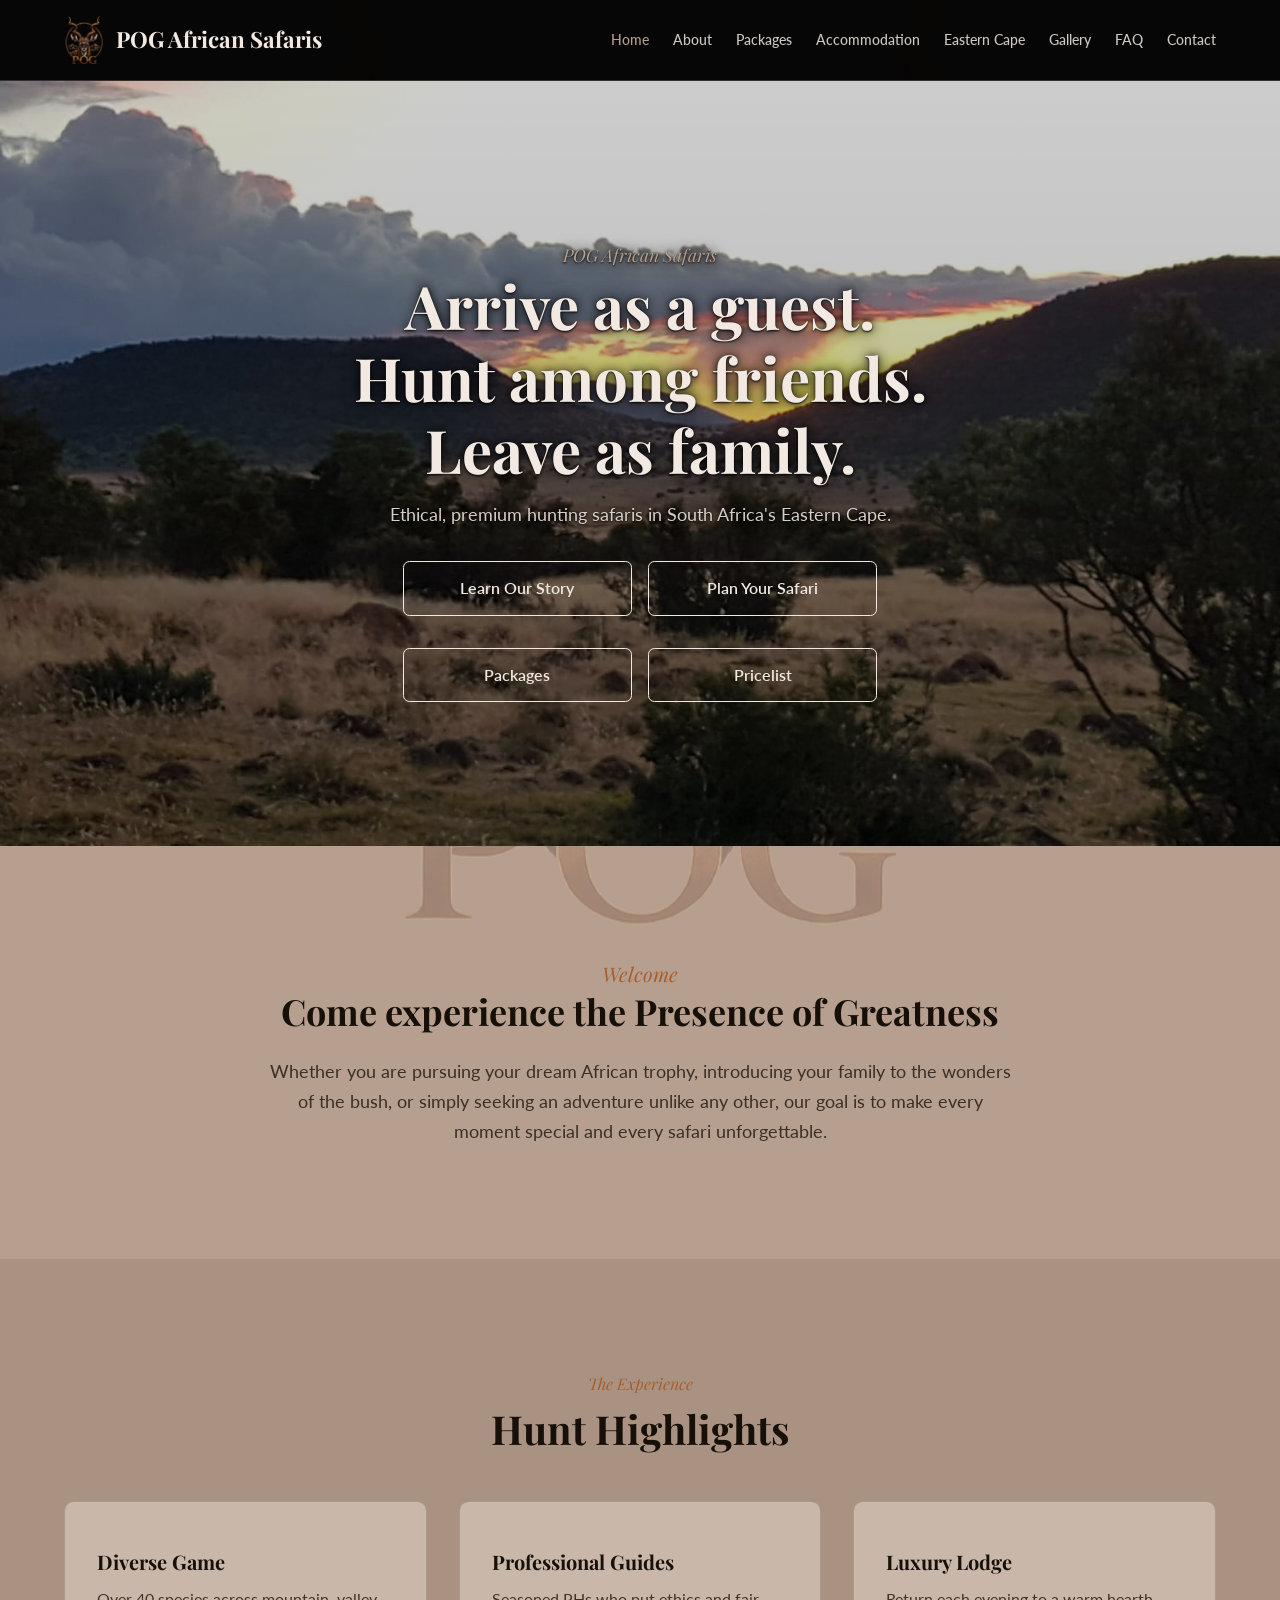
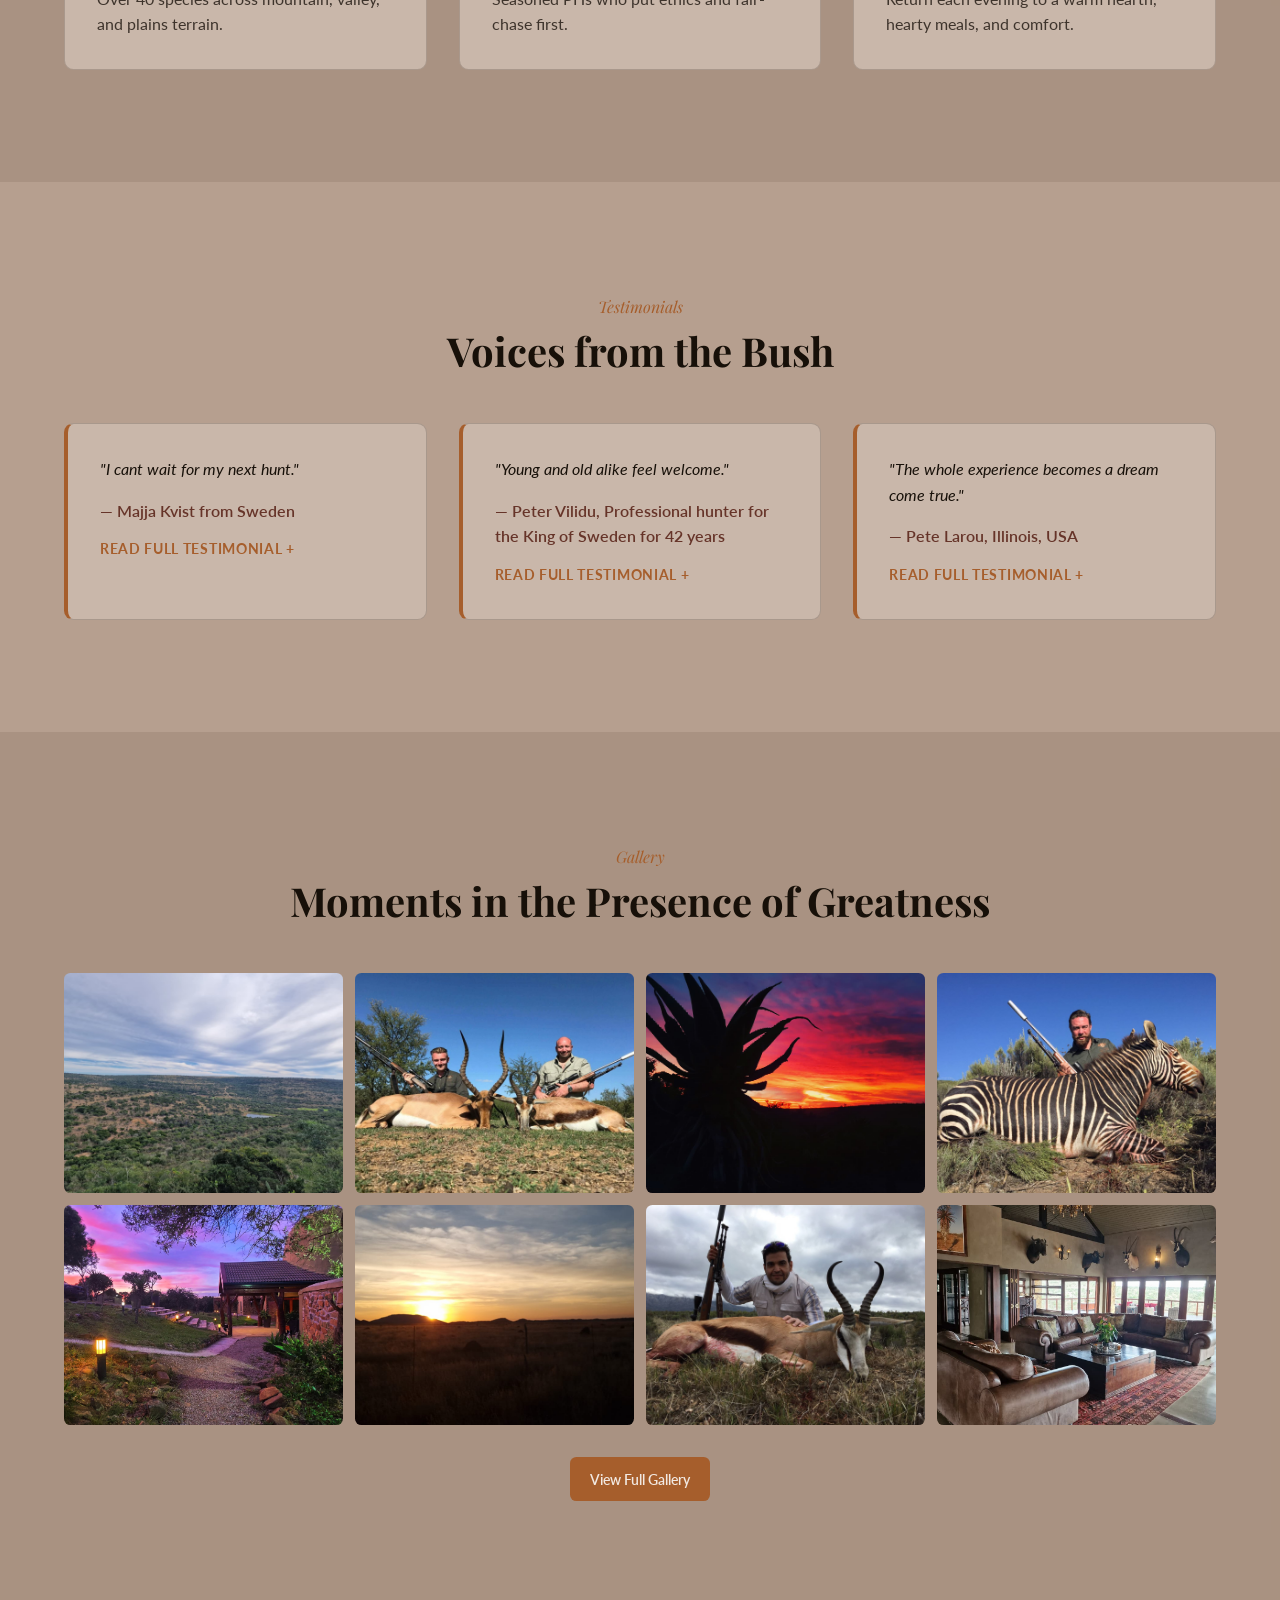
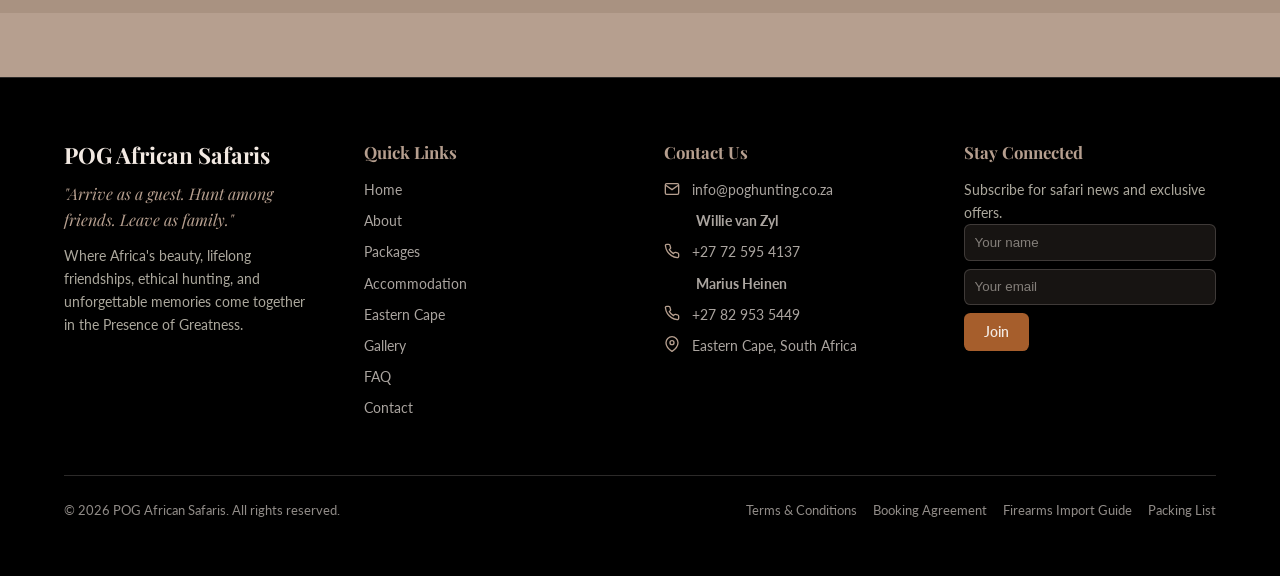
<file: index.html>
<!doctype html>
<html lang="en">
<head>
<meta charset="utf-8">
<meta name="viewport" content="width=device-width,initial-scale=1">
<title>POG African Safaris | Premium Hunting Safaris in the Eastern Cape</title>
<meta name="description" content="Arrive as a guest. Hunt among friends. Leave as family. Ethical hunting safaris in South Africa's Eastern Cape.">
<meta property="og:title" content="POG African Safaris | Premium Hunting Safaris in the Eastern Cape">
<meta property="og:description" content="Arrive as a guest. Hunt among friends. Leave as family. Ethical hunting safaris in South Africa's Eastern Cape.">
<meta property="og:type" content="website">
<meta name="twitter:card" content="summary_large_image">
<link rel="preconnect" href="https://fonts.googleapis.com">
<link rel="preconnect" href="https://fonts.gstatic.com" crossorigin>
<link rel="stylesheet" href="https://fonts.googleapis.com/css2?family=Lato:ital,wght@0,300;0,400;0,700;1,400&family=Playfair+Display:ital,wght@0,400;0,600;0,700&display=swap">
<link rel="stylesheet" href="assets/styles.css">
</head>
<body class="home">
<div id="site-header"></div>
<main>

<section class="page-hero home-hero">
  <img class="bg" src="assets/photos/landscape06.jpg" alt="African bush landscape">
  <div class="hero-overlay"></div>
  <div class="content">
    <p class="eyebrow" style="color:var(--taupe)">POG African Safaris</p>
    <h1>Arrive as a guest.<br>Hunt among friends.<br>Leave as family.</h1>
    <p>Ethical, premium hunting safaris in South Africa's Eastern Cape.</p>
    <div class="cta">
      <a class="btn btn-outline btn-lg" style="width:40%" href="about.html">Learn Our Story</a>
      <a class="btn btn-outline btn-lg" style="width:40%" href="contact.html">Plan Your Safari</a>
    </div>
    <div class="cta">
      <a class="btn btn-outline btn-lg" style="width:40%" href="assets/POG Packages 2027.pdf" target="_blank">Packages</a>
      <a class="btn btn-outline btn-lg" style="width:40%" href="assets/POG 2027 Pricelist.pdf" target="_blank">Pricelist</a>
    </div>
  </div>
</section>

<section class="pad reveal">
  <div class="container" style="max-width:800px;text-align:center">
    <p class="eyebrow" style="font-size:1.25rem;">Welcome</p>
    <h2 class="section-title" style="margin:0"><span></span></h2>
    <h2 style="font-size:2.25rem">Come experience the Presence of Greatness</h2>
    <p class="lead" style="margin-top:1.5rem">Whether you are pursuing your dream African trophy, introducing your family to the
      wonders of the bush, or simply seeking an adventure unlike any other, our goal is to make
      every moment special and every safari unforgettable.</p>
  </div>
</section>

<section class="pad bg-secondary reveal">
  <div class="container">
    <div class="section-title"><p class="eyebrow">The Experience</p><h2>Hunt Highlights</h2></div>
    <div class="grid grid-3">
      <div class="card"><h3>Diverse Game</h3><p>Over 40 species across mountain, valley, and plains terrain.</p></div>
      <div class="card"><h3>Professional Guides</h3><p>Seasoned PHs who put ethics and fair-chase first.</p></div>
      <div class="card"><h3>Luxury Lodge</h3><p>Return each evening to a warm hearth, hearty meals, and comfort.</p></div>
    </div>
  </div>
</section>

<section class="pad reveal">
  <div class="container">
    <div class="section-title"><p class="eyebrow">Testimonials</p><h2>Voices from the Bush</h2></div>
    <div class="grid grid-3">
      <div class="quote" data-expanded="false">
        <div class="quote-summary">
          <p>"I cant wait for my next hunt."</p>
        </div>
        <div class="quote-full">
          <p>"Willie is, for me, the best PH I have hunted with, and they are a couple now hunting over the last 13 years in South Africa. I have always felt like I am in good hands when he has guided me but also seeing him guide a lot of other hunters, I am so impressed about his ability to read different hunters and then adapt his guiding depending on the hunters skills and need for support.
            Willie always want you to succeed. Not just to shoot an animal but he finds pleasure in helping you achieve what you want and what makes you happy. So persistent, always doing his very best. He has not let me down once! Willie is the PH I can recommend just anyone to go hunt with, and I will know they wont be dissapointed. He is helpful, outgoing and fun, and the time spent in camp will be fun and easy!
            I cant wait for my next hunt with Willie!"</p>
        </div>
        <cite>— Majja Kvist from Sweden</cite>
        <span class="quote-toggle"></span>
      </div>
      <div class="quote" data-expanded="false">
        <div class="quote-summary">
          <p>"Young and old alike feel welcome."</p>
        </div>
        <div class="quote-full">
          <p>"Hallo my dear friends. 
            I have worked with Willie for about 20 years with clients. 
            I don’t know many others who have such a winning manner, he can make everyone, young and old alike feel welcome. 
            Willie never gives up, the clients gets what they want in the end. 
            I recommend that you hunt with him and you will see."</p>
        </div>
        <cite>— Peter Vilidu, Professional hunter for the King of Sweden for 42 years</cite>
        <span class="quote-toggle"></span>
      </div>
      <div class="quote" data-expanded="false">
        <div class="quote-summary">
          <p>"The whole experience becomes a dream come true."</p>
        </div>
        <div class="quote-full">
          <p>"Hunting Africa was a “bucket list” dream I had for many years. But when I finally made the decision to go, I didn’t exactly know what to expect. But by the grace of god and good luck I met PH Willie Van Zyl. 
            His hunting skills and work ethic along with the willingness to share his vast knowledge of the game is incredible.  Since that first moment in Africa he has by far exceeded all expectations.  And when you pair that with the 5 star accommodation and hospitality the whole experience becomes a dream come true.  
            With Willie and Marius beside you in the field making sure everyone gets a world class hunt, and then Nikita and Ansu making you feel like family and preparing some of the best food you’ll ever have with meals fit for a king, the whole operation is nothing short of pure GREATNESS!
            The hunting is what brought me to Africa for the first time, but the relationships I have made with some of the best people I’ve ever met is what keeps me coming back year after year. This is why, what was supposed be a “once in a lifetime bucket list” hunt has turned into a way of life. 
            I’m blessed and forever grateful for all the wonderful memories made. I can’t wait to get back to being in the presence of greatness spending time with all my friends at POG Safaris."</p>
        </div>
        <cite>— Pete Larou, Illinois, USA</cite>
        <span class="quote-toggle"></span>
      </div>
    </div>
  </div>
</section>

<section class="pad bg-secondary reveal">
  <div class="container">
    <div class="section-title"><p class="eyebrow">Gallery</p><h2>Moments in the Presence of Greatness</h2></div>
    <div class="gallery-grid">
<img src="assets/photos/landscape02.jpg" alt="Gallery image"><img src="assets/photos/hunting_group.jpg" alt="Gallery image"><img src="assets/photos/sunrise02.jpg" alt="Gallery image"><img src="assets/photos/hunting_zebra01.jpg" alt="Gallery image"><img src="assets/photos/accommodation15.jpg" alt="Gallery image"><img src="assets/photos/landscape08.jpg" alt="Gallery image"><img src="assets/photos/hunting_springbuck05.jpg" alt="Gallery image"><img src="assets/photos/accommodation06.jpg" alt="Gallery image">
    </div>
    <div style="text-align:center;margin-top:2rem"><a class="btn btn-gold" href="gallery.html">View Full Gallery</a></div>
  </div>
</section>

</main>
<div id="site-footer"></div>
<div id="lightbox" class="lightbox" onclick="closeLightbox()"><button class="close" aria-label="Close">&times;</button><img id="lightbox-img" alt=""></div>
<script src="assets/main.js"></script>
</body>
</html>
</file>
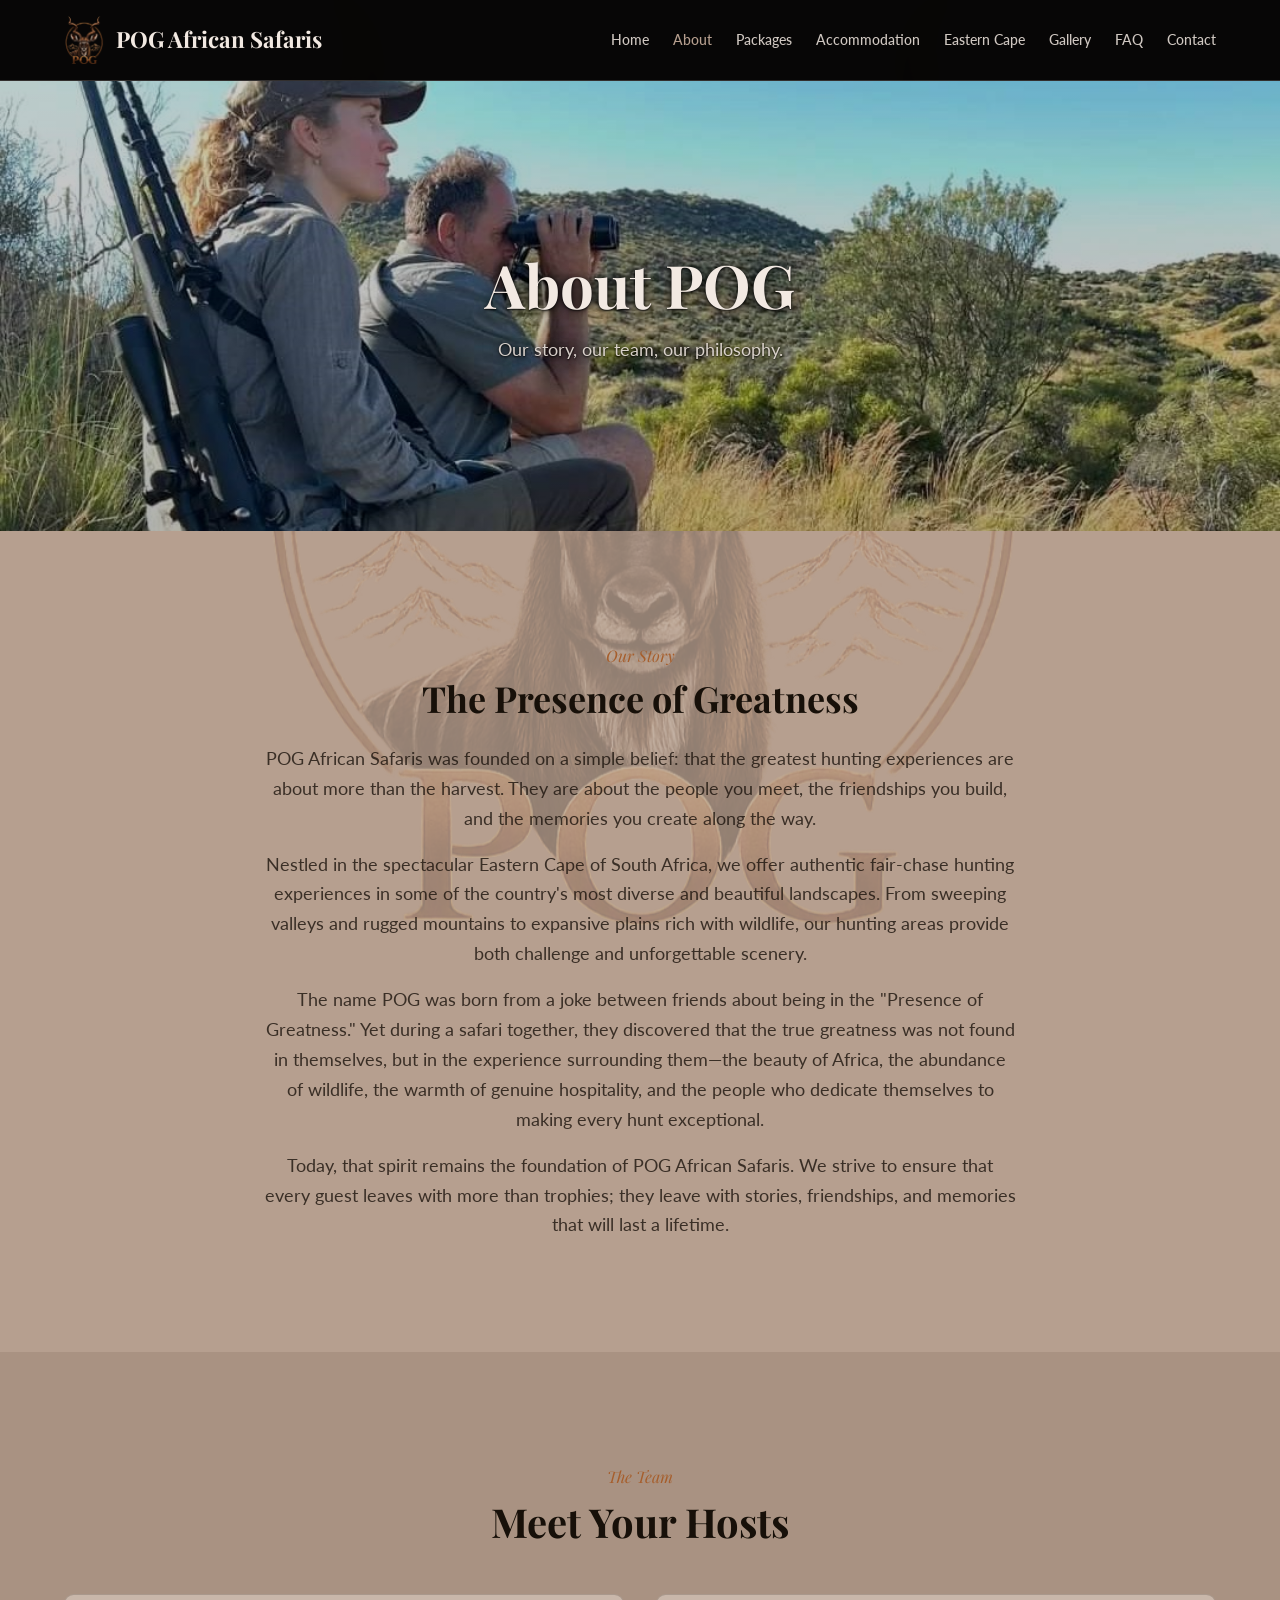
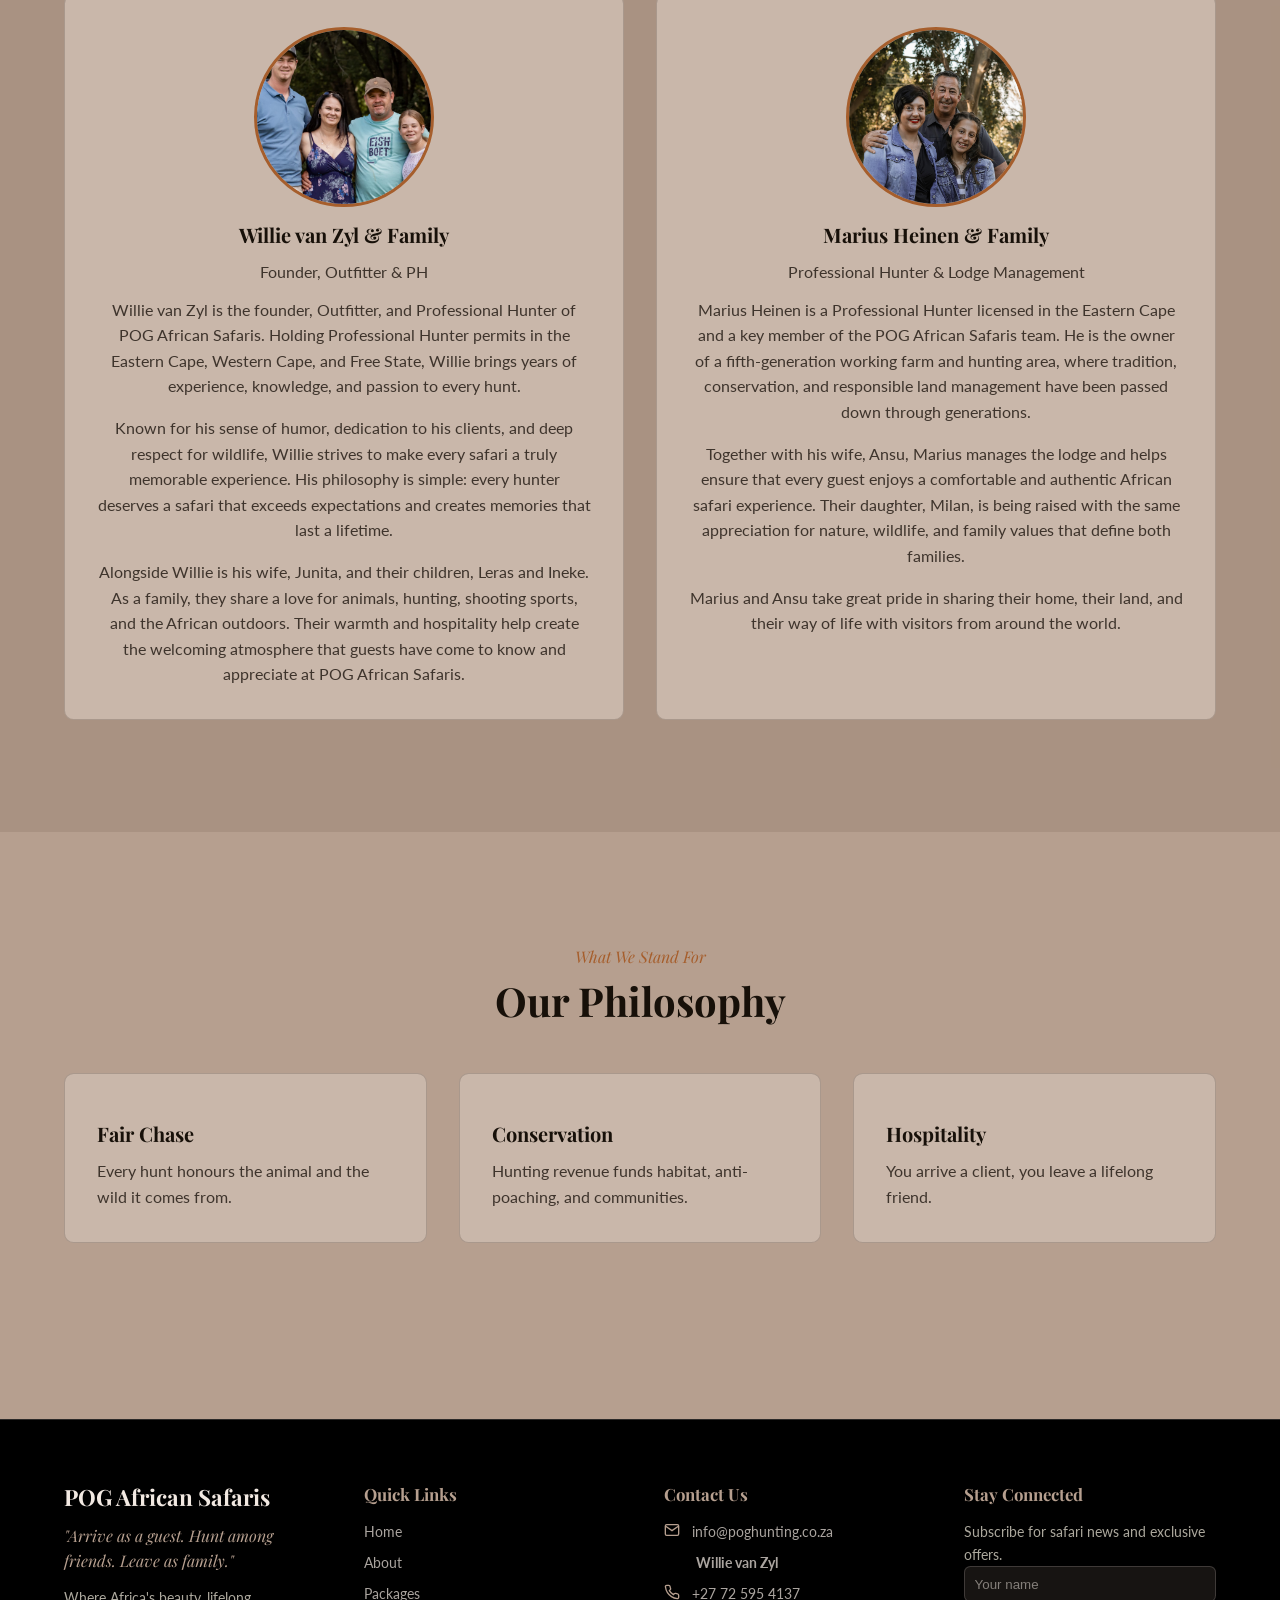
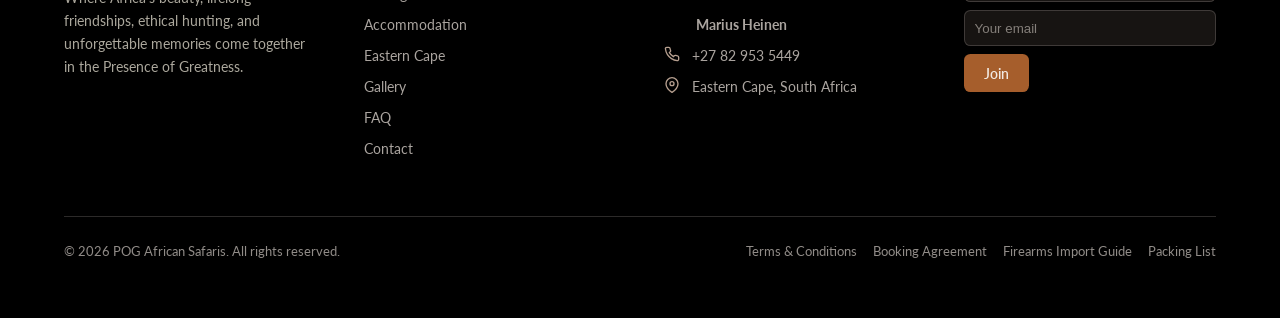
<file: about.html>
<!doctype html>
<html lang="en">
<head>
<meta charset="utf-8">
<meta name="viewport" content="width=device-width,initial-scale=1">
<title>About | POG African Safaris</title>
<meta name="description" content="Our story, our team, and our fair-chase hunting philosophy in the Eastern Cape.">
<meta property="og:title" content="About | POG African Safaris">
<meta property="og:description" content="Our story, our team, and our fair-chase hunting philosophy in the Eastern Cape.">
<meta property="og:type" content="website">
<meta name="twitter:card" content="summary_large_image">
<link rel="preconnect" href="https://fonts.googleapis.com">
<link rel="preconnect" href="https://fonts.gstatic.com" crossorigin>
<link rel="stylesheet" href="https://fonts.googleapis.com/css2?family=Lato:ital,wght@0,300;0,400;0,700;1,400&family=Playfair+Display:ital,wght@0,400;0,600;0,700&display=swap">
<link rel="stylesheet" href="assets/styles.css">
</head>
<body class="home">
<div id="site-header"></div>
<main>

<section class="page-hero"><img class="bg" src="assets/photos/hunters04.jpg" alt=""><div class="hero-overlay"></div><div class="content"><h1>About POG</h1><p>Our story, our team, our philosophy.</p></div></section>
<section class="pad reveal">
    <div class="container" style="max-width:800px;text-align:center">
        <p class="eyebrow">Our Story</p>
        <h2 style="font-size:2.25rem;margin-top:.5rem">The Presence of Greatness</h2>
        <p class="lead" style="margin-top:1.5rem">POG African Safaris was founded on a simple belief: that the greatest hunting experiences
            are about more than the harvest. They are about the people you meet, the friendships you
            build, and the memories you create along the way.</p>
        <p class="lead" style="margin-top:1rem">Nestled in the spectacular Eastern Cape of South Africa, we offer authentic fair-chase
            hunting experiences in some of the country's most diverse and beautiful landscapes. From
            sweeping valleys and rugged mountains to expansive plains rich with wildlife, our hunting
            areas provide both challenge and unforgettable scenery.</p>
        <p class="lead" style="margin-top:1rem">The name POG was born from a joke between friends about being in the "Presence of
            Greatness." Yet during a safari together, they discovered that the true greatness was not
            found in themselves, but in the experience surrounding them—the beauty of Africa, the
            abundance of wildlife, the warmth of genuine hospitality, and the people who dedicate
            themselves to making every hunt exceptional.</p>
        <p class="lead" style="margin-top:1rem">Today, that spirit remains the foundation of POG African Safaris. We strive to ensure that
            every guest leaves with more than trophies; they leave with stories, friendships, and
            memories that will last a lifetime.</p>
    </div>
</section>
<section class="pad bg-secondary reveal">
    <div class="container">
        <div class="section-title">
            <p class="eyebrow">The Team</p>
            <h2>Meet Your Hosts</h2>
        </div>
        <div class="grid grid-2">
        <div class="card team-card"><img src="assets/photos/family_van_zyl.jpg" alt="">
            <h3>Willie van Zyl & Family</h3>
            <p class="role">Founder, Outfitter & PH</p>
            <p class="blurb">
                Willie van Zyl is the founder, Outfitter, and Professional Hunter of POG African Safaris.
                Holding Professional Hunter permits in the Eastern Cape, Western Cape, and Free State,
                Willie brings years of experience, knowledge, and passion to every hunt.</p>
            <p class="blurb" style="margin-top:1rem">
                Known for his sense of humor, dedication to his clients, and deep respect for wildlife, Willie
                strives to make every safari a truly memorable experience. His philosophy is simple: every
                hunter deserves a safari that exceeds expectations and creates memories that last a
                lifetime.</p>
            <p class="blurb" style="margin-top:1rem">
                Alongside Willie is his wife, Junita, and their children, Leras and Ineke. As a family, they
                share a love for animals, hunting, shooting sports, and the African outdoors. Their warmth
                and hospitality help create the welcoming atmosphere that guests have come to know and
                appreciate at POG African Safaris.</p>
        </div>
        <div class="card team-card"><img src="assets/photos/family_heinen.jpg" alt="">
            <h3>Marius Heinen & Family</h3>
            <p class="role">Professional Hunter & Lodge Management</p>
            <p class="blurb">
                Marius Heinen is a Professional Hunter licensed in the Eastern Cape and a key member of
                the POG African Safaris team. He is the owner of a fifth-generation working farm and
                hunting area, where tradition, conservation, and responsible land management have been
                passed down through generations.</p>
            <p class="blurb" style="margin-top:1rem">
                Together with his wife, Ansu, Marius manages the lodge and helps ensure that every guest
                enjoys a comfortable and authentic African safari experience. Their daughter, Milan, is being
                raised with the same appreciation for nature, wildlife, and family values that define both
                families. </p>
            <p class="blurb" style="margin-top:1rem">
                Marius and Ansu take great pride in sharing their home, their land, and their way of life with
                visitors from around the world.</p>
        </div>
    </div>
</section>
<section class="pad reveal"><div class="container"><div class="section-title"><p class="eyebrow">What We Stand For</p><h2>Our Philosophy</h2></div><div class="grid grid-3">
<div class="card"><h3>Fair Chase</h3><p>Every hunt honours the animal and the wild it comes from.</p></div>
<div class="card"><h3>Conservation</h3><p>Hunting revenue funds habitat, anti-poaching, and communities.</p></div>
<div class="card"><h3>Hospitality</h3><p>You arrive a client, you leave a lifelong friend.</p></div>
</div></div></section>

</main>
<div id="site-footer"></div>
<div id="lightbox" class="lightbox" onclick="closeLightbox()"><button class="close" aria-label="Close">&times;</button><img id="lightbox-img" alt=""></div>
<script src="assets/main.js"></script>
</body>
</html>
</file>
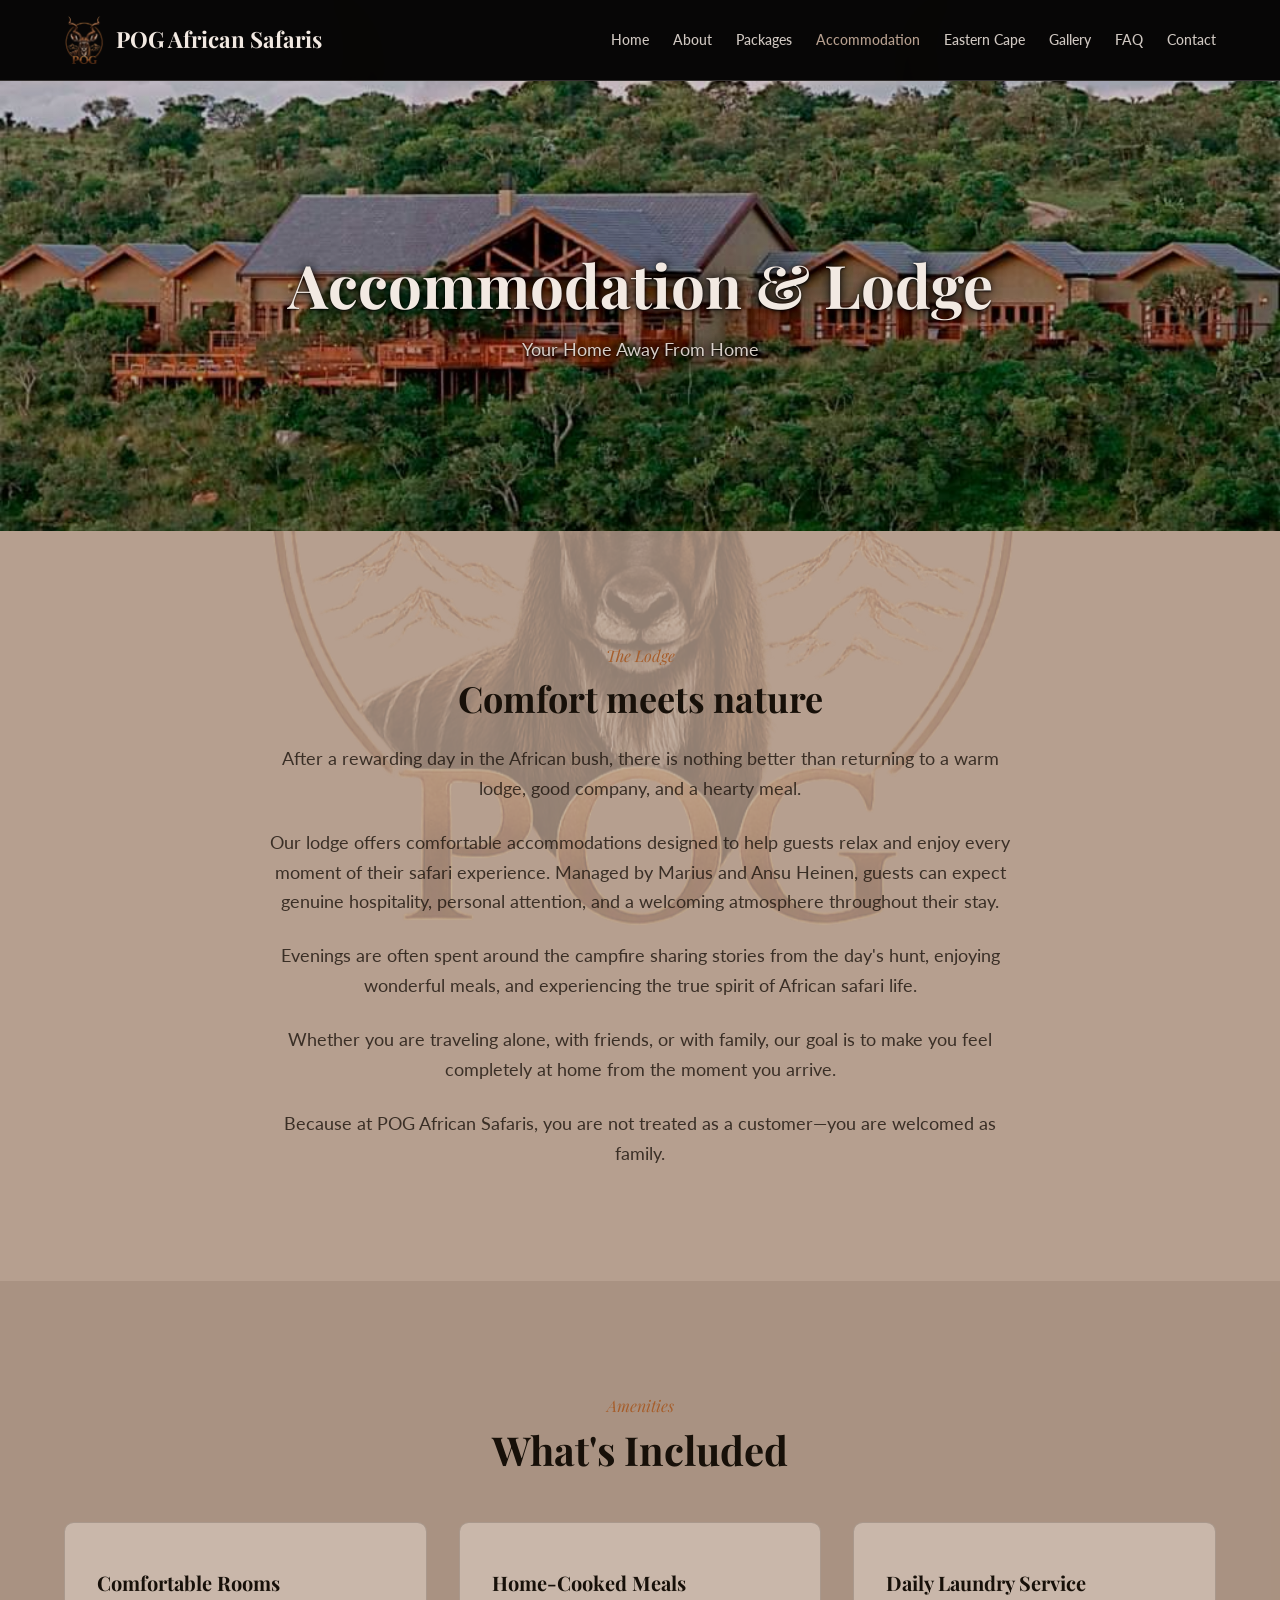
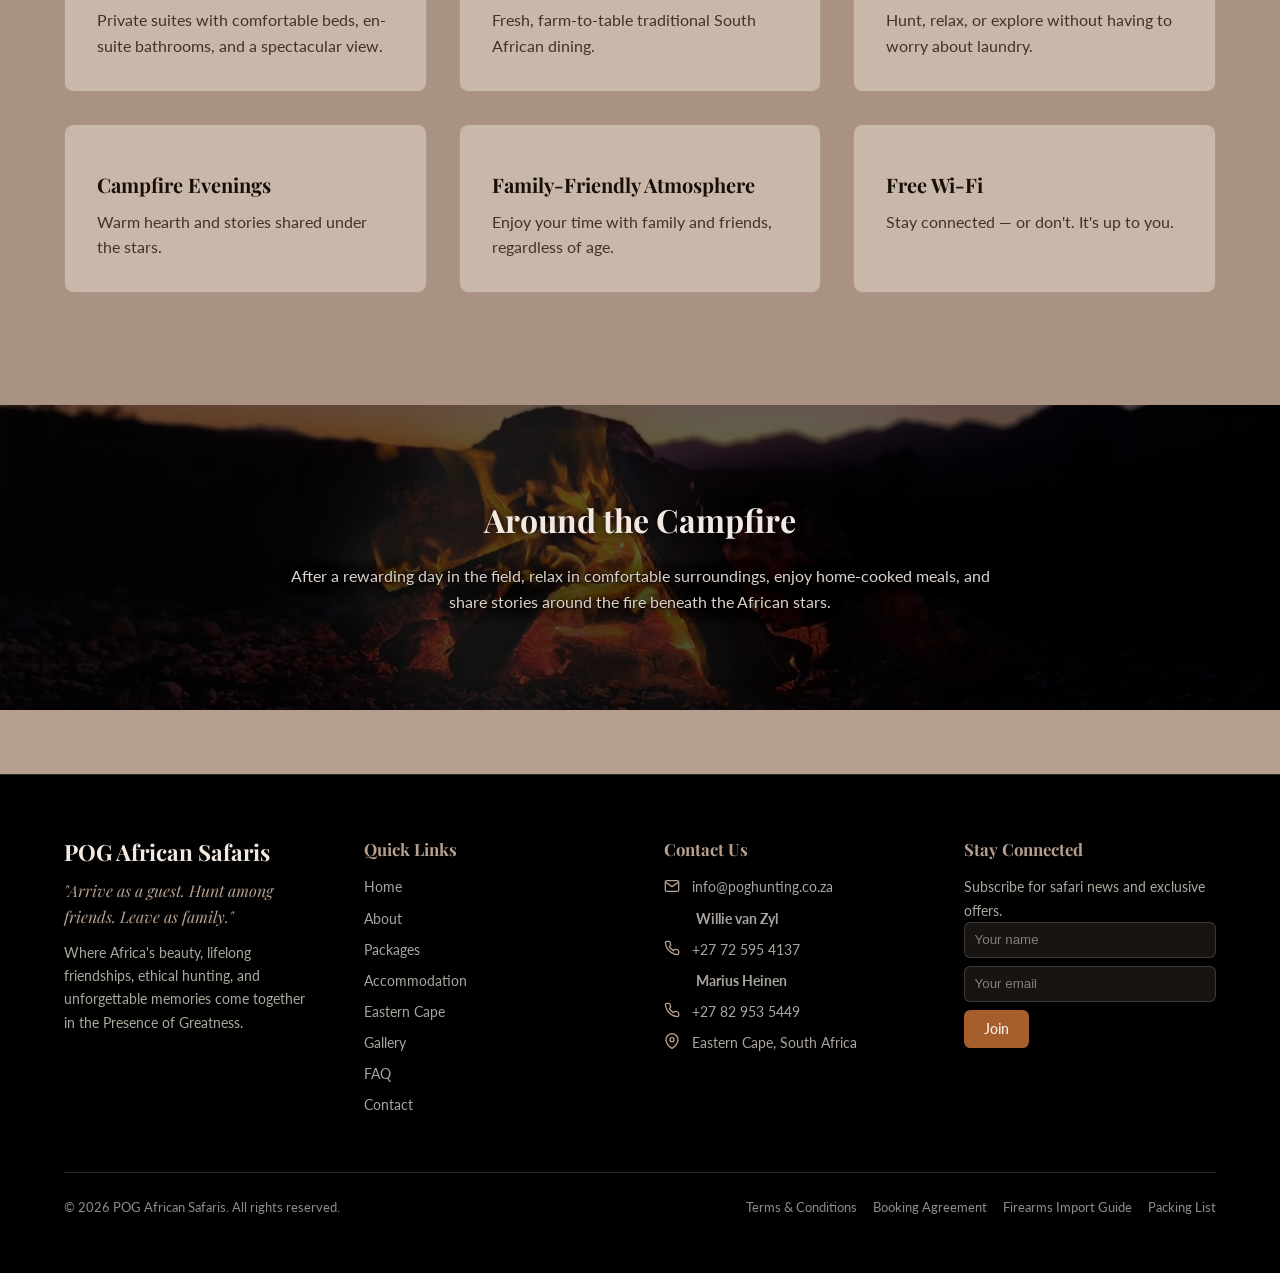
<file: accommodation.html>
<!doctype html>
<html lang="en">
<head>
<meta charset="utf-8">
<meta name="viewport" content="width=device-width,initial-scale=1">
<title>Accommodation | POG African Safaris</title>
<meta name="description" content="Luxury thatched chalets, chef-prepared meals, and warm hospitality at our Eastern Cape lodge.">
<meta property="og:title" content="Accommodation | POG African Safaris">
<meta property="og:description" content="Luxury thatched chalets, chef-prepared meals, and warm hospitality at our Eastern Cape lodge.">
<meta property="og:type" content="website">
<meta name="twitter:card" content="summary_large_image">
<link rel="preconnect" href="https://fonts.googleapis.com">
<link rel="preconnect" href="https://fonts.gstatic.com" crossorigin>
<link rel="stylesheet" href="https://fonts.googleapis.com/css2?family=Lato:ital,wght@0,300;0,400;0,700;1,400&family=Playfair+Display:ital,wght@0,400;0,600;0,700&display=swap">
<link rel="stylesheet" href="assets/styles.css">
</head>
<body class="home">
<div id="site-header"></div>
<main>

<section class="page-hero"><img class="bg" src="assets/photos/accommodation08.jpg" alt=""><div class="hero-overlay"></div><div class="content"><h1>Accommodation & Lodge</h1><p>Your Home Away From Home</p></div></section>
<section class="pad reveal"><div class="container" style="max-width:800px;text-align:center"><p class="eyebrow">The Lodge</p><h2 style="font-size:2.25rem;margin-top:.5rem">Comfort meets nature</h2>
    <p class="lead" style="margin-top:1.5rem">After a rewarding day in the African bush, there is nothing better than returning to a warm
        lodge, good company, and a hearty meal.</p>
    <p class="lead" style="margin-top:1.5rem">Our lodge offers comfortable accommodations designed to help guests relax and enjoy
        every moment of their safari experience. Managed by Marius and Ansu Heinen, guests can
        expect genuine hospitality, personal attention, and a welcoming atmosphere throughout
        their stay.</p>
    <p class="lead" style="margin-top:1.5rem">Evenings are often spent around the campfire sharing stories from the day's hunt, enjoying
        wonderful meals, and experiencing the true spirit of African safari life.</p>
    <p class="lead" style="margin-top:1.5rem">Whether you are traveling alone, with friends, or with family, our goal is to make you feel
        completely at home from the moment you arrive.</p>
    <p class="lead" style="margin-top:1.5rem">Because at POG African Safaris, you are not treated as a customer—you are welcomed as
        family.</p>
</div></section>
<section class="pad bg-secondary reveal"><div class="container"><div class="section-title"><p class="eyebrow">Amenities</p><h2>What's Included</h2></div><div class="grid grid-3">
<div class="card"><h3>Comfortable Rooms</h3><p>Private suites with comfortable beds, en-suite bathrooms, and a spectacular view.</p></div>
<div class="card"><h3>Home-Cooked Meals</h3><p>Fresh, farm-to-table traditional South African dining.</p></div>
<div class="card"><h3>Daily Laundry Service</h3><p>Hunt, relax, or explore without having to worry about laundry.</p></div>
<div class="card"><h3>Campfire Evenings</h3><p>Warm hearth and stories shared under the stars.</p></div>
<div class="card"><h3>Family-Friendly Atmosphere</h3><p>Enjoy your time with family and friends, regardless of age.</p></div>
<div class="card"><h3>Free Wi-Fi</h3><p>Stay connected — or don't. It's up to you.</p></div>
</div></div></section>
<section class="feature-band reveal"><img class="bg" src="assets/photos/fire01.jpg" alt=""><div class="hero-overlay"></div><div class="content container"><h2 style="text-shadow: 0 0 10px #000000;">Around the Campfire</h2>
    <p>After a rewarding day in the field, relax in comfortable surroundings, enjoy home-cooked
        meals, and share stories around the fire beneath the African stars.</p>
</div></section>

</main>
<div id="site-footer"></div>
<div id="lightbox" class="lightbox" onclick="closeLightbox()"><button class="close" aria-label="Close">&times;</button><img id="lightbox-img" alt=""></div>
<script src="assets/main.js"></script>
</body>
</html>
</file>
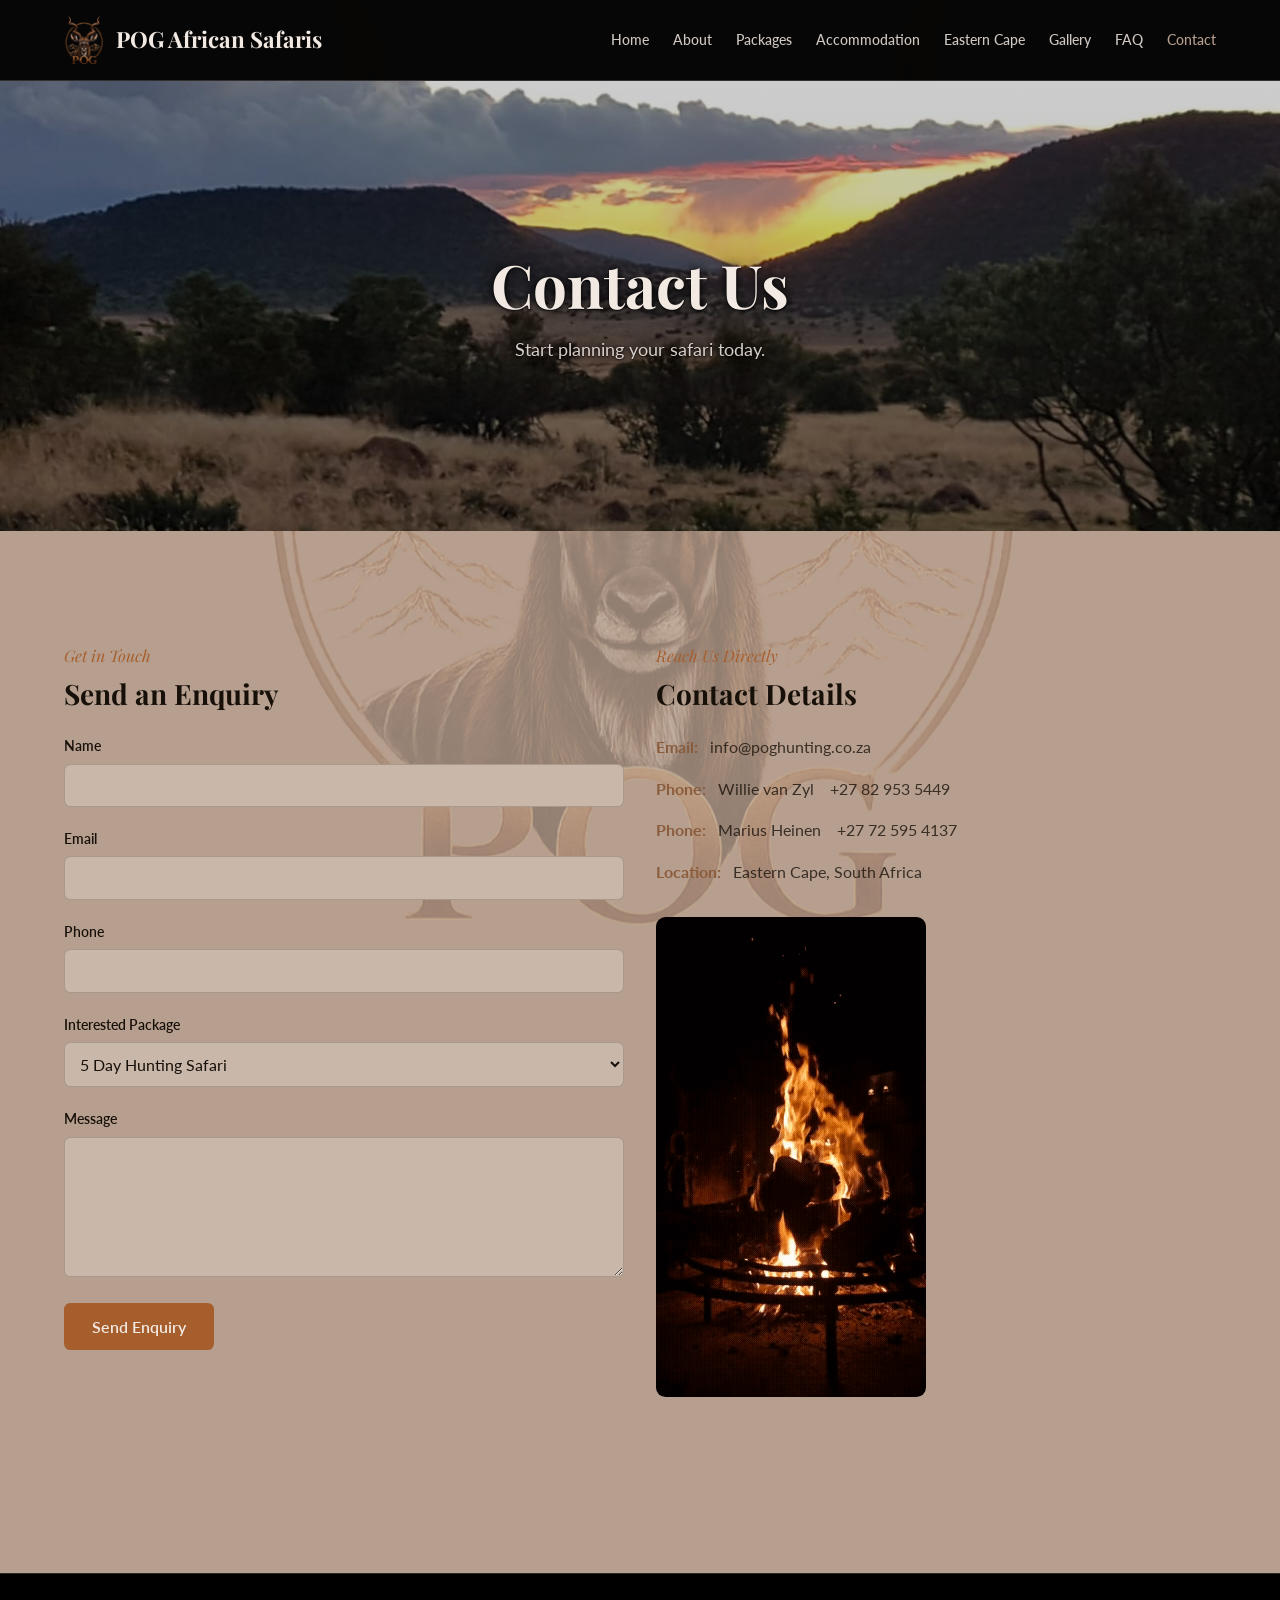
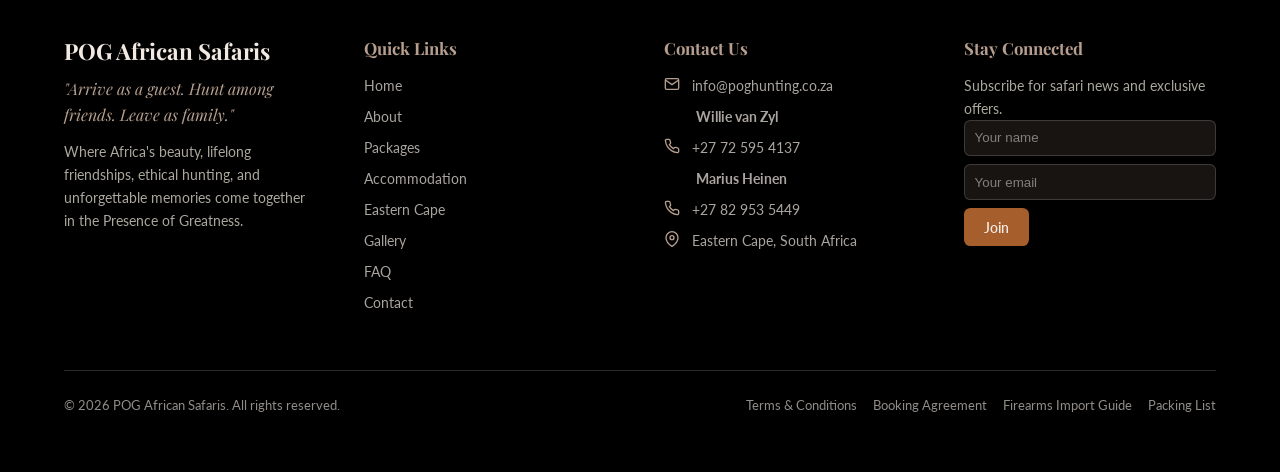
<file: contact.html>
<!doctype html>
<html lang="en">
<head>
<meta charset="utf-8">
<meta name="viewport" content="width=device-width,initial-scale=1">
<title>Contact | POG African Safaris</title>
<meta name="description" content="Get in touch to plan your Eastern Cape hunting safari.">
<meta property="og:title" content="Contact | POG African Safaris">
<meta property="og:description" content="Get in touch to plan your Eastern Cape hunting safari.">
<meta property="og:type" content="website">
<meta name="twitter:card" content="summary_large_image">
<link rel="preconnect" href="https://fonts.googleapis.com">
<link rel="preconnect" href="https://fonts.gstatic.com" crossorigin>
<link rel="stylesheet" href="https://fonts.googleapis.com/css2?family=Lato:ital,wght@0,300;0,400;0,700;1,400&family=Playfair+Display:ital,wght@0,400;0,600;0,700&display=swap">
<link rel="stylesheet" href="assets/styles.css">
</head>
<body class="home">
<div id="site-header"></div>
<main>

<section class="page-hero"><img class="bg" src="assets/photos/image.jpg" alt=""><div class="hero-overlay"></div><div class="content"><h1>Contact Us</h1><p>Start planning your safari today.</p></div></section>
<section class="pad reveal"><div class="container"><div class="grid grid-2">
<div>
<p class="eyebrow">Get in Touch</p><h2 style="font-size:1.75rem;margin-top:.5rem">Send an Enquiry</h2>
<form data-mailing-form data-source="contact" style="margin-top:1.5rem">
  <div class="form-group"><label>Name</label><input name="name" required></div>
  <div class="form-group"><label>Email</label><input type="email" name="email" required></div>
  <div class="form-group"><label>Phone</label><input type="tel" name="phone"></div>
  <div class="form-group"><label>Interested Package</label><select name="package"><option>5 Day Hunting Safari</option><option>7 Day Hunting Safari</option><option>10 Day Hunting Safari</option><option>Custom</option></select></div>
  <div class="form-group"><label>Message</label><textarea name="message"></textarea></div>
  <button class="btn btn-gold btn-lg" type="submit">Send Enquiry</button>
</form>
</div>
<div>
<p class="eyebrow">Reach Us Directly</p><h2 style="font-size:1.75rem;margin-top:.5rem">Contact Details</h2>
<ul class="contact-list" style="margin-top:1.5rem;list-style:none;color:var(--ink-soft)">
  <li style="display:flex;gap:.75rem;margin-bottom:1rem"><strong style="color:var(--earth-dark)">Email:</strong> <a href="mailto:info@poghunting.co.za">info@poghunting.co.za</a></li>
  <li style="display:flex;gap:.75rem;margin-bottom:1rem"><strong style="color:var(--earth-dark)">Phone:</strong> Willie van Zyl &ensp; +27 82 953 5449</li>
  <li style="display:flex;gap:.75rem;margin-bottom:1rem"><strong style="color:var(--earth-dark)">Phone:</strong> Marius Heinen &ensp; +27 72 595 4137</li>  
  <li style="display:flex;gap:.75rem;margin-bottom:1rem"><strong style="color:var(--earth-dark)">Location:</strong> Eastern Cape, South Africa</li>
</ul>
<div style="margin-top:2rem"><img src="assets/photos/fire.gif" alt="Fire" style="border-radius:.6rem"></div>
</div>
</div></div></section>

</main>
<div id="site-footer"></div>
<div id="lightbox" class="lightbox" onclick="closeLightbox()"><button class="close" aria-label="Close">&times;</button><img id="lightbox-img" alt=""></div>
<script src="assets/main.js"></script>
</body>
</html>
</file>
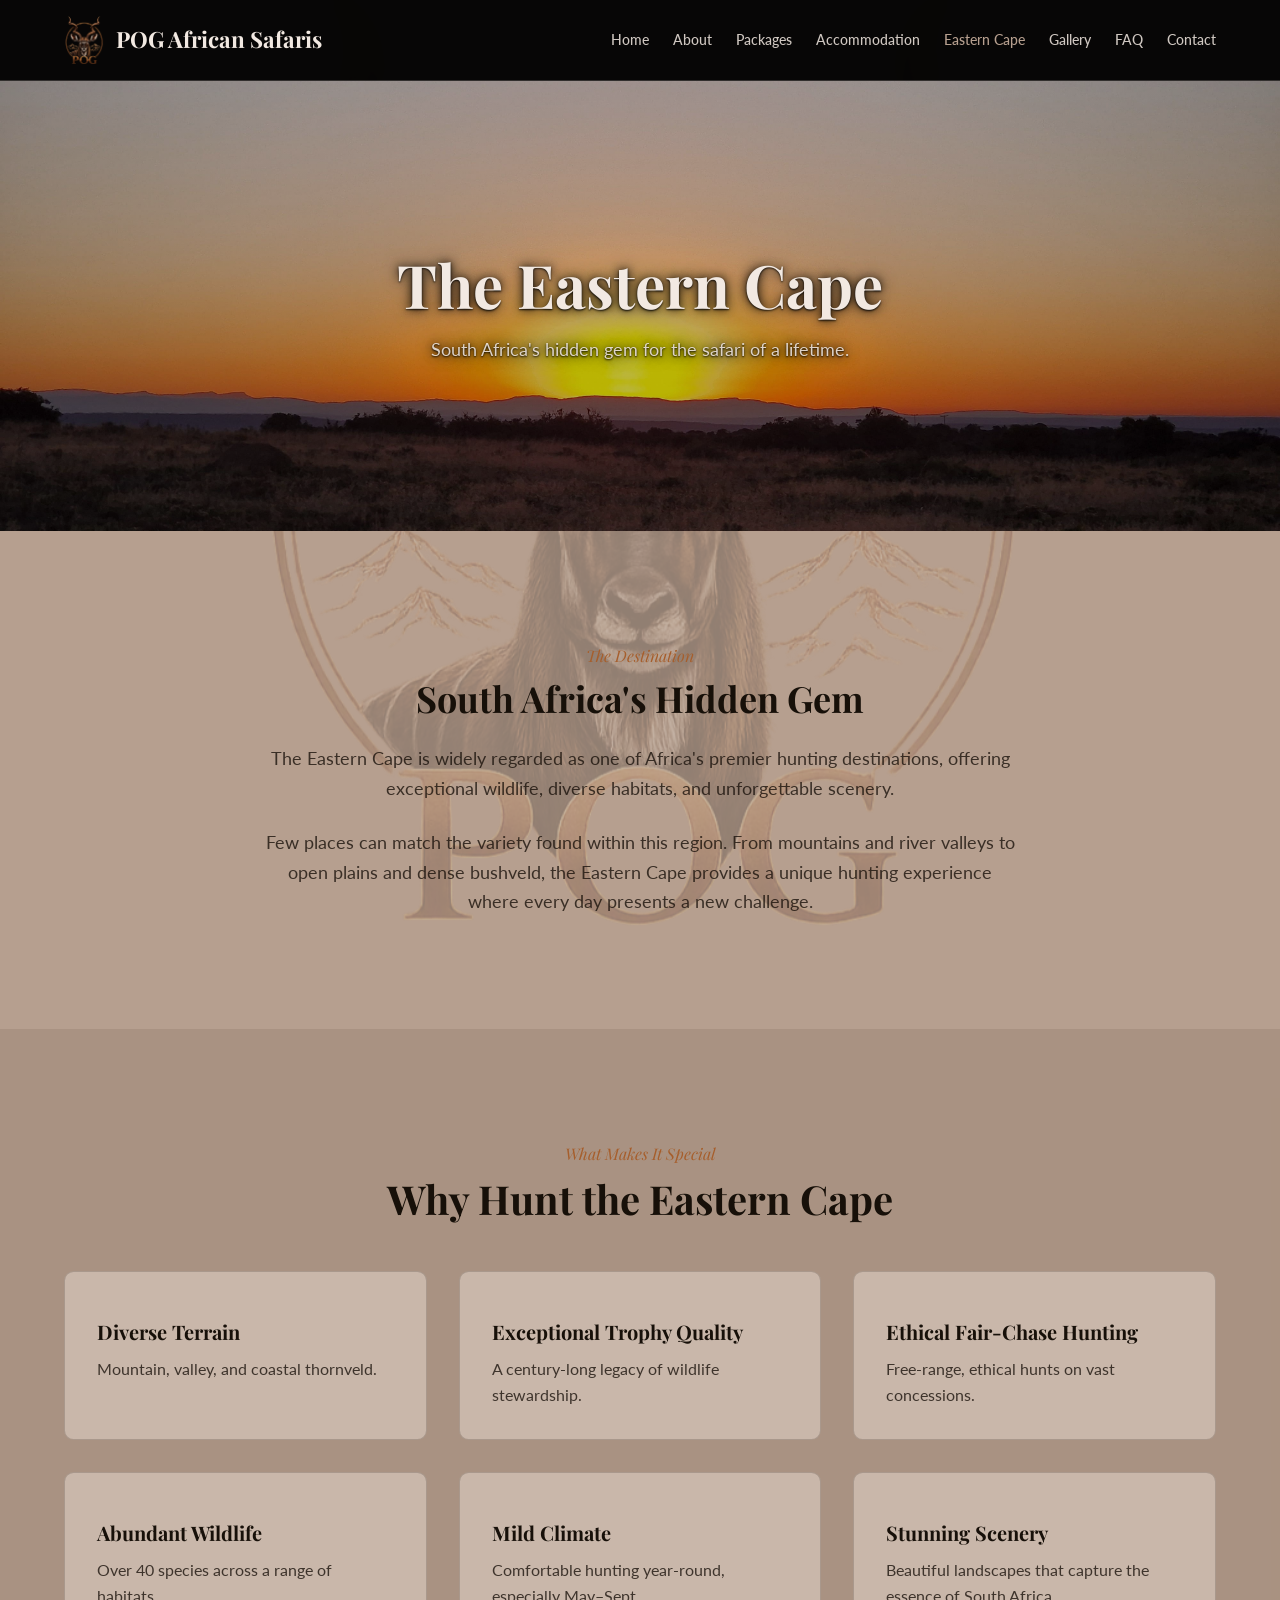
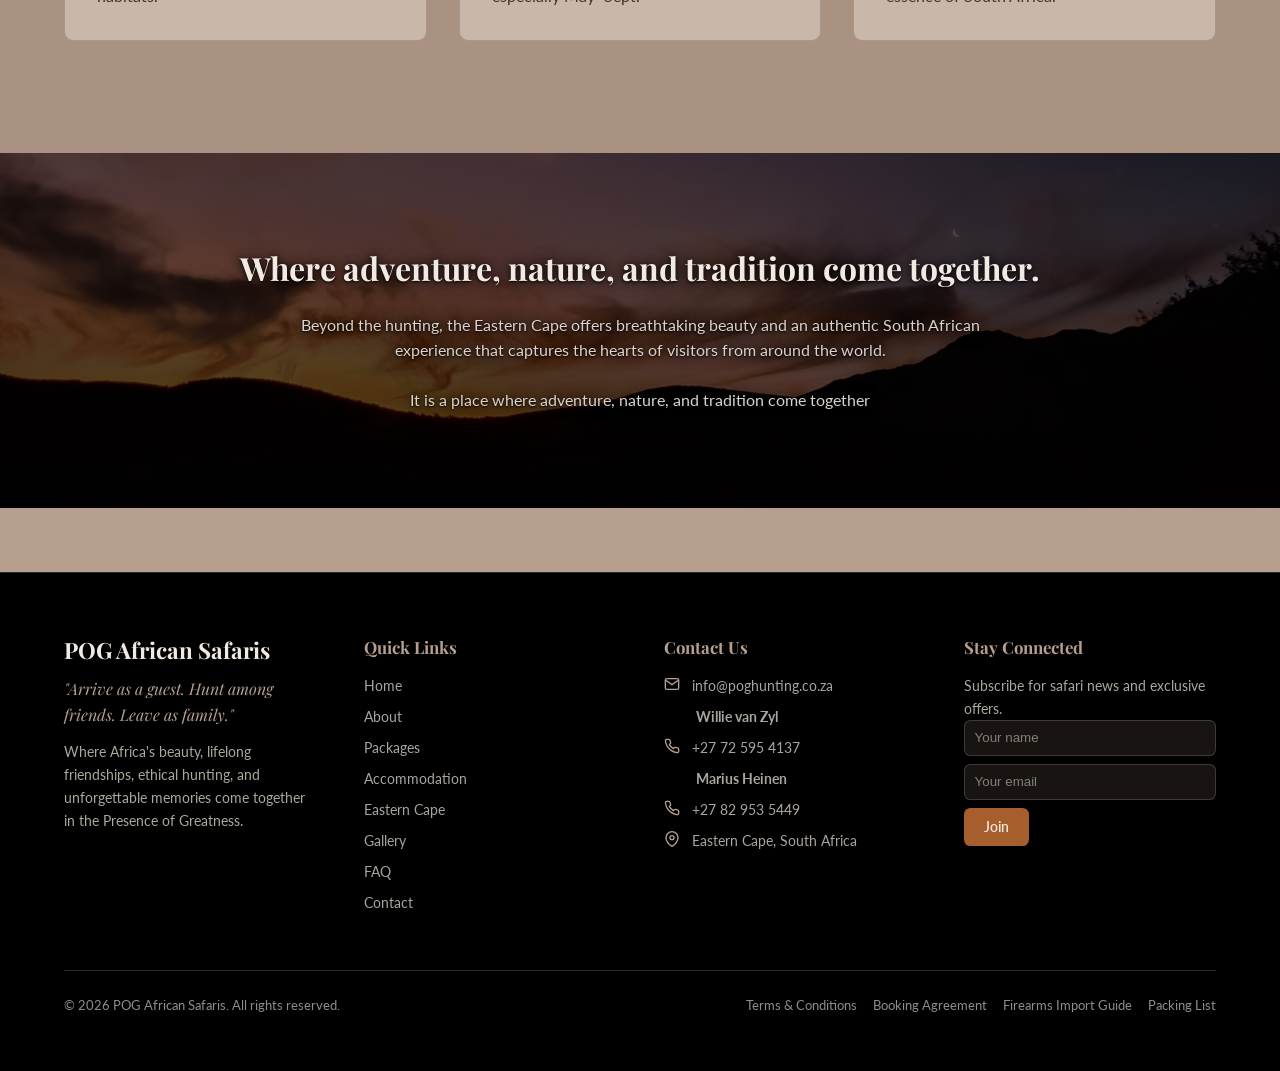
<file: eastern-cape.html>
<!doctype html>
<html lang="en">
<head>
<meta charset="utf-8">
<meta name="viewport" content="width=device-width,initial-scale=1">
<title>The Eastern Cape | POG African Safaris</title>
<meta name="description" content="Discover why South Africa's Eastern Cape is the perfect destination for your safari.">
<meta property="og:title" content="The Eastern Cape | POG African Safaris">
<meta property="og:description" content="Discover why South Africa's Eastern Cape is the perfect destination for your safari.">
<meta property="og:type" content="website">
<meta name="twitter:card" content="summary_large_image">
<link rel="preconnect" href="https://fonts.googleapis.com">
<link rel="preconnect" href="https://fonts.gstatic.com" crossorigin>
<link rel="stylesheet" href="https://fonts.googleapis.com/css2?family=Lato:ital,wght@0,300;0,400;0,700;1,400&family=Playfair+Display:ital,wght@0,400;0,600;0,700&display=swap">
<link rel="stylesheet" href="assets/styles.css">
</head>
<body class="home">
<div id="site-header"></div>
<main>

<section class="page-hero"><img class="bg" src="assets/photos/eastern_cape.jpg" alt=""><div class="hero-overlay"></div><div class="content">
    <h1>The Eastern Cape</h1>
    <p>South Africa's hidden gem for the safari of a lifetime.</p>
</div></section>
<section class="pad reveal"><div class="container" style="max-width:800px;text-align:center">
    <p class="eyebrow">The Destination</p>
    <h2 style="font-size:2.25rem;margin-top:.5rem">South Africa's Hidden Gem</h2>
    <p class="lead" style="margin-top:1.5rem">The Eastern Cape is widely regarded as one of Africa's premier hunting destinations, offering
        exceptional wildlife, diverse habitats, and unforgettable scenery.</p>
    <p class="lead" style="margin-top:1.5rem">Few places can match the variety found within this region. From mountains and river valleys
        to open plains and dense bushveld, the Eastern Cape provides a unique hunting experience
        where every day presents a new challenge.</p>
</div></section>
<section class="pad bg-secondary reveal"><div class="container"><div class="section-title">
    <p class="eyebrow">What Makes It Special</p>
    <h2>Why Hunt the Eastern Cape</h2>
</div><div class="grid grid-3">
<div class="card">
    <h3>Diverse Terrain</h3>
    <p>Mountain, valley, and coastal thornveld.</p>
</div><div class="card">
    <h3>Exceptional Trophy Quality</h3>
    <p>A century-long legacy of wildlife stewardship.</p>
</div><div class="card">
    <h3>Ethical Fair-Chase Hunting</h3>
    <p>Free-range, ethical hunts on vast concessions.</p>
</div><div class="card">
    <h3>Abundant Wildlife</h3>
    <p>Over 40 species across a range of habitats.</p>
</div><div class="card">
    <h3>Mild Climate</h3>
    <p>Comfortable hunting year-round, especially May–Sept.</p>
</div><div class="card">
    <h3>Stunning Scenery</h3>
    <p>Beautiful landscapes that capture the essence of South Africa.</p></div>
</div></div></section>
<section class="feature-band reveal"><img class="bg" src="assets/photos/landscape07.jpg" alt=""><div class="hero-overlay"></div><div class="content container">
    <h2>Where adventure, nature, and tradition come together.</h2>
    <p>Beyond the hunting, the Eastern Cape offers breathtaking beauty and an authentic South
        African experience that captures the hearts of visitors from around the world.</p>
    <p>It is a place where adventure, nature, and tradition come together</p>
</div></section>

</main>
<div id="site-footer"></div>
<div id="lightbox" class="lightbox" onclick="closeLightbox()"><button class="close" aria-label="Close">&times;</button><img id="lightbox-img" alt=""></div>
<script src="assets/main.js"></script>
</body>
</html>
</file>
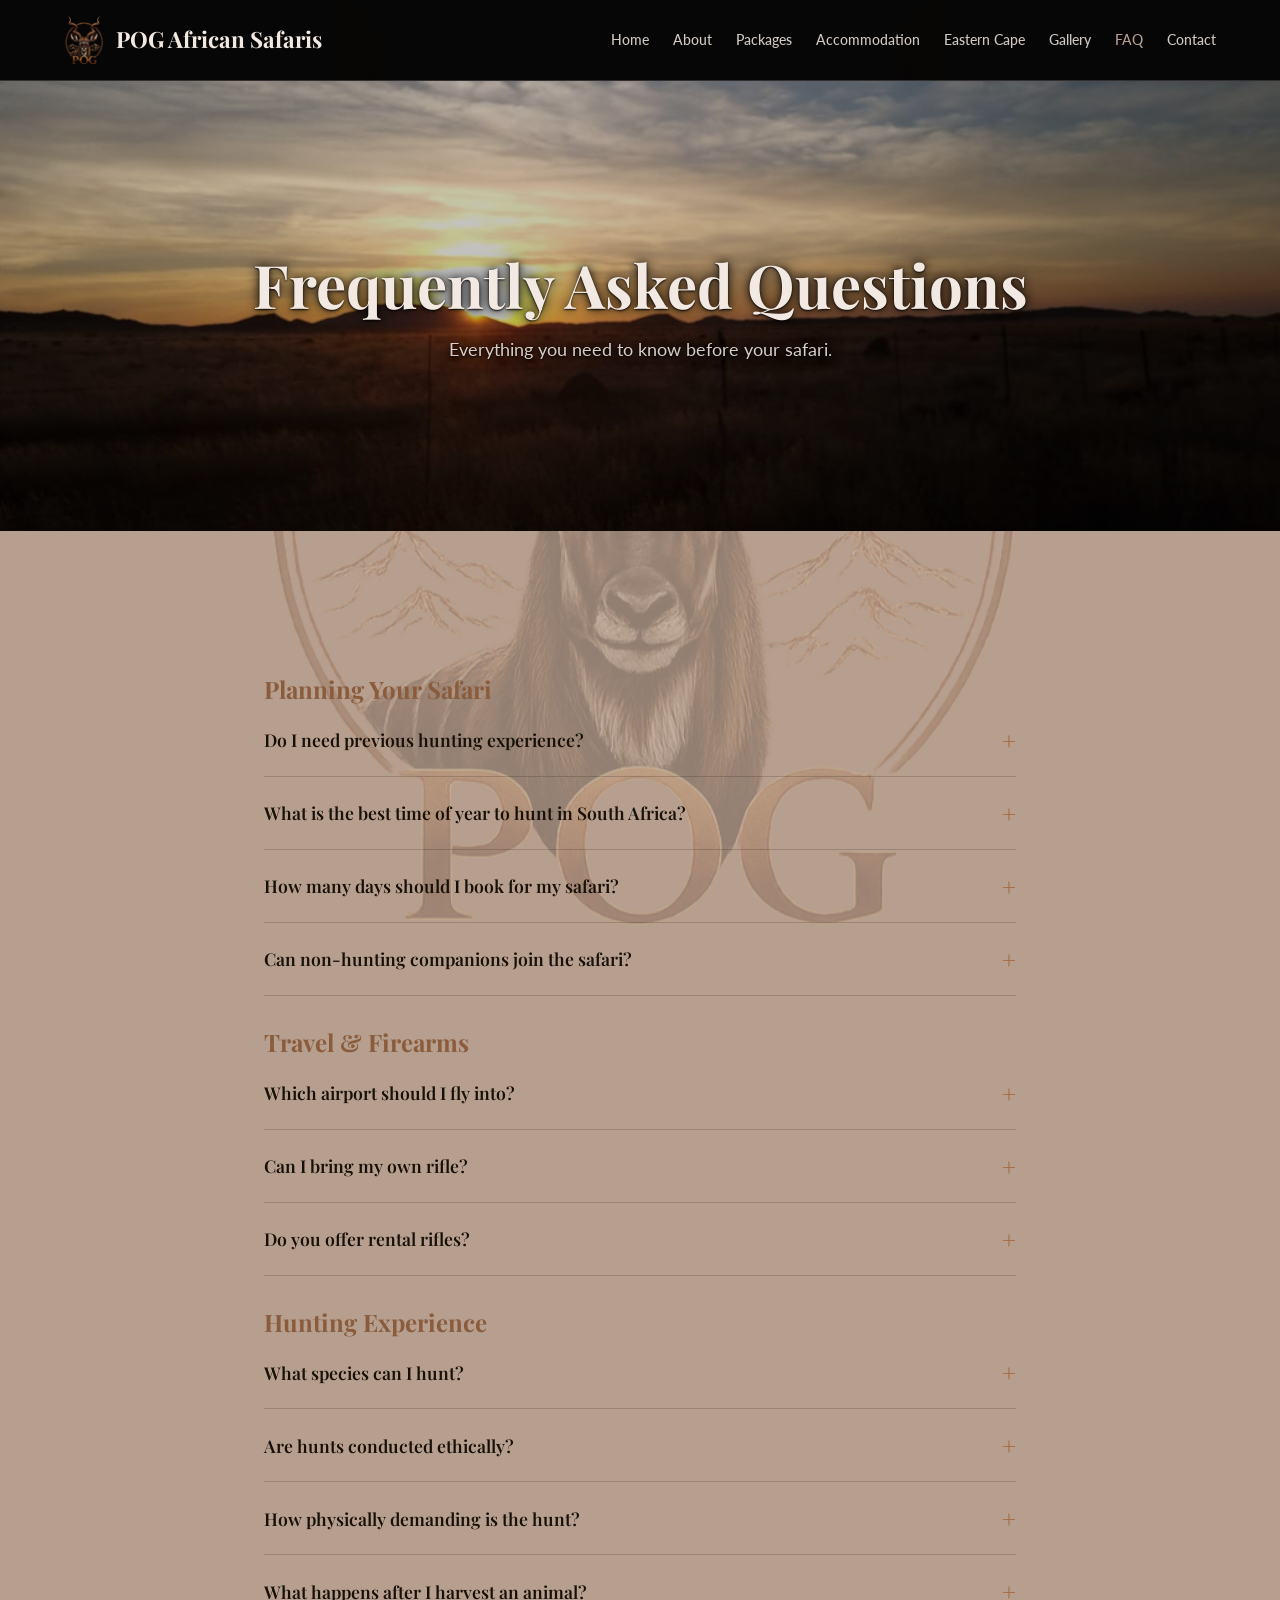
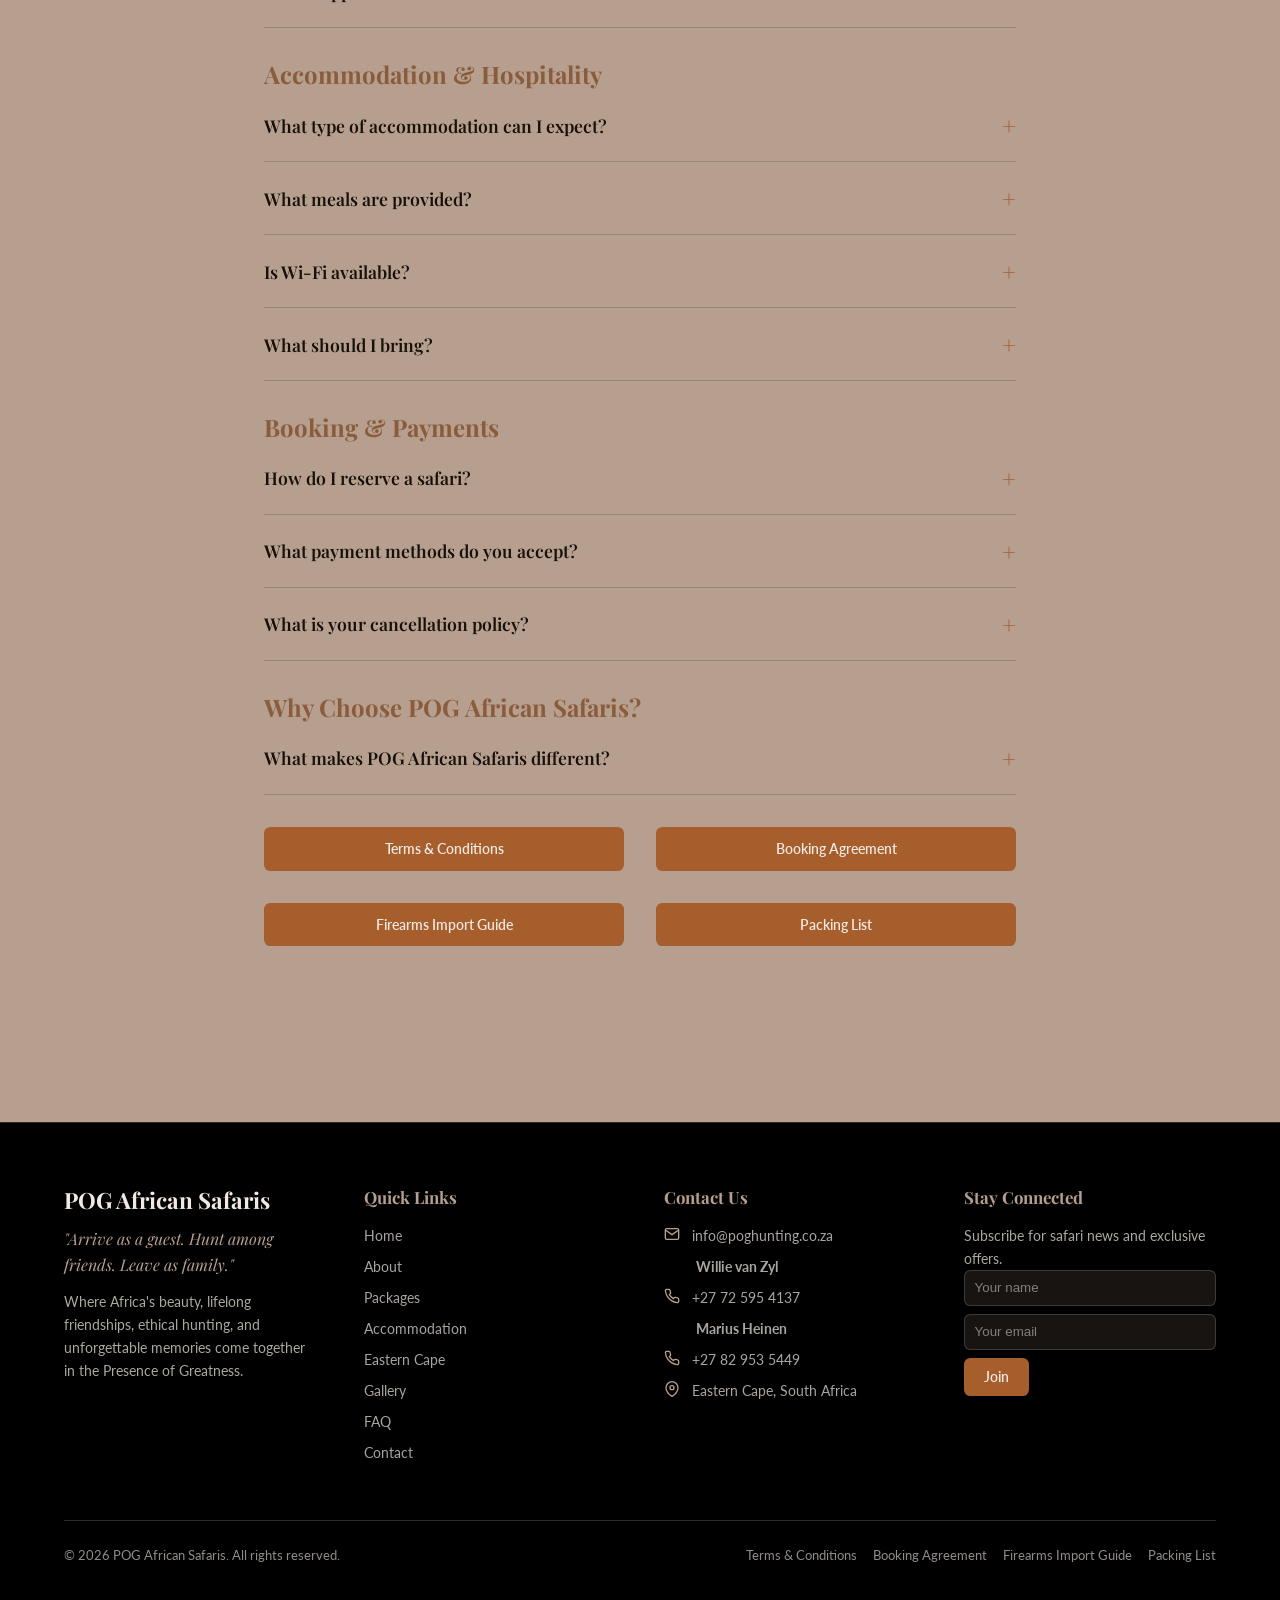
<file: faq.html>
<!doctype html>
<html lang="en">
<head>
<meta charset="utf-8">
<meta name="viewport" content="width=device-width,initial-scale=1">
<title>FAQ | POG African Safaris</title>
<meta name="description" content="Answers on travel, hunting, and booking for your Eastern Cape safari.">
<meta property="og:title" content="FAQ | POG African Safaris">
<meta property="og:description" content="Answers on travel, hunting, and booking for your Eastern Cape safari.">
<meta property="og:type" content="website">
<meta name="twitter:card" content="summary_large_image">
<link rel="preconnect" href="https://fonts.googleapis.com">
<link rel="preconnect" href="https://fonts.gstatic.com" crossorigin>
<link rel="stylesheet" href="https://fonts.googleapis.com/css2?family=Lato:ital,wght@0,300;0,400;0,700;1,400&family=Playfair+Display:ital,wght@0,400;0,600;0,700&display=swap">
<link rel="stylesheet" href="assets/styles.css">
</head>
<body class="home">
<div id="site-header"></div>
<main>
<section class="page-hero"><img class="bg" src="assets/photos/faq.jpg" alt=""><div class="hero-overlay"></div><div class="content">
    <h1>Frequently Asked Questions</h1>
    <p>Everything you need to know before your safari.</p>
</div></section>
<section class="pad reveal"><div class="container" style="max-width:800px">

    <h2 style="margin-top:2rem;color:var(--earth-dark)">Planning Your Safari</h2>
    <div class="faq-item">
        <button class="faq-q">Do I need previous hunting experience?</button>
        <div class="faq-a">
            <p>Not at all. We welcome hunters of all experience levels, from first-time hunters to seasoned
                African safari enthusiasts. Our Professional Hunters will guide you every step of the way to
                ensure a safe, enjoyable, and successful experience.</p>
        </div></div>
    <div class="faq-item">
        <button class="faq-q">What is the best time of year to hunt in South Africa?</button>
        <div class="faq-a">
            <p>The hunting season typically runs from March through October, with each period offering
                unique conditions and opportunities. We will gladly help you plan your safari based on your
                preferred species and hunting goals.</p>
        </div></div>
    <div class="faq-item">
        <button class="faq-q">How many days should I book for my safari?</button>
        <div class="faq-a">
            <p>Most hunters book between 5 and 10 hunting days. The ideal length of your safari depends
                on your species list, hunting style, and travel plans.</p>
        </div></div>
    <div class="faq-item">
        <button class="faq-q">Can non-hunting companions join the safari?</button>
        <div class="faq-a">
            <p>Absolutely. Family members, spouses, and friends are welcome to accompany hunters and
                enjoy the beauty, wildlife, and hospitality of the Eastern Cape.</p>
        </div></div>

    <h2 style="margin-top:2rem;color:var(--earth-dark)">Travel & Firearms</h2>
    <div class="faq-item">
        <button class="faq-q">Which airport should I fly into?</button>
        <div class="faq-a">
            <p>We will assist you with travel arrangements and recommendations based on your safari
                package. Detailed travel information will be provided before your arrival.</p>
        </div></div>
    <div class="faq-item">
        <button class="faq-q">Can I bring my own rifle?</button>
        <div class="faq-a">
            <p>Yes. Hunters are welcome to bring their own firearms, provided all South African import
                regulations are met. We will assist with the necessary documentation and guidance.</p>
        </div></div>
    <div class="faq-item">
        <button class="faq-q">Do you offer rental rifles?</button>
        <div class="faq-a">
            <p>Yes. Quality rifles and ammunition are available for hunters who prefer not to travel with
                their own firearms.</p>
        </div></div>

    <h2 style="margin-top:2rem;color:var(--earth-dark)">Hunting Experience</h2>
    <div class="faq-item">
        <button class="faq-q">What species can I hunt?</button>
        <div class="faq-a">
            <p>The Eastern Cape offers a diverse selection of plains game species. Available species and
                trophy lists will be provided upon request or can be viewed on our hunting packages page.</p>
        </div></div>
    <div class="faq-item">
        <button class="faq-q">Are hunts conducted ethically?</button>
        <div class="faq-a">
            <p>Absolutely. Ethical, fair-chase hunting and responsible wildlife management are core values
                of POG African Safaris. We are committed to conservation and sustainable hunting
                practices.</p>
        </div></div>
    <div class="faq-item">
        <button class="faq-q">How physically demanding is the hunt?</button>
        <div class="faq-a">
            <p>Each safari can be tailored to the hunter's physical capabilities. Some hunts involve
                extensive walking and stalking, while others can be adapted for hunters requiring a more
                relaxed pace.</p>
        </div></div>
    <div class="faq-item">
        <button class="faq-q">What happens after I harvest an animal?</button>
        <div class="faq-a">
            <p>Your Professional Hunter will oversee all trophy handling and preparation. We work with
                trusted taxidermy and shipping partners to ensure your trophies are professionally prepared
                and delivered.</p>
        </div></div>

    <h2 style="margin-top:2rem;color:var(--earth-dark)">Accommodation & Hospitality</h2>
    <div class="faq-item">
        <button class="faq-q">What type of accommodation can I expect?</button>
        <div class="faq-a">
            <p>Our lodge offers comfortable accommodations, excellent meals, and a welcoming
                atmosphere where guests can relax after a day in the field.</p>
        </div></div>
    <div class="faq-item">
        <button class="faq-q">What meals are provided?</button>
        <div class="faq-a">
            <p>Guests enjoy hearty home-cooked meals featuring a variety of traditional South African
                cuisine and game dishes where appropriate.</p>
        </div></div>
    <div class="faq-item">
        <button class="faq-q">Is Wi-Fi available?</button>
        <div class="faq-a">
            <p>Yes, Wi-Fi is available in designated lodge areas, allowing guests to stay connected with
                family and friends.</p>
        </div></div>
    <div class="faq-item">
        <button class="faq-q">What should I bring?</button>
        <div class="faq-a">
            <p>A detailed packing list will be provided before your safari. Comfortable hunting clothing,
                binoculars, personal medications, and a camera are always recommended.</p>
        </div></div>

    <h2 style="margin-top:2rem;color:var(--earth-dark)">Booking & Payments</h2>
    <div class="faq-item">
        <button class="faq-q">How do I reserve a safari?</button>
        <div class="faq-a">
            <p>A safari is confirmed upon receipt of a completed booking agreement and deposit. Contact
                us directly and we will guide you through the process.</p>
        </div></div>
    <div class="faq-item">
        <button class="faq-q">What payment methods do you accept?</button>
        <div class="faq-a">
            <p>Payment details and options will be provided during the booking process.</p>
        </div></div>
    <div class="faq-item">
        <button class="faq-q">What is your cancellation policy?</button>
        <div class="faq-a">
            <p>Our cancellation policy will be clearly outlined in your booking agreement. We encourage
                clients to review all terms before confirming their safari.</p>
        </div></div>

    <h2 style="margin-top:2rem;color:var(--earth-dark)">Why Choose POG African Safaris?</h2>
    <div class="faq-item">
        <button class="faq-q">What makes POG African Safaris different?</button>
        <div class="faq-a">
            <p>At POG African Safaris, we believe the greatest trophies are not always measured in
                inches—they are measured in experiences, friendships, and memories.</p>
            <p>We are two families brought together by a lifelong friendship, a passion for hunting, and a
                love for sharing Africa with others. Our guests are welcomed into that family spirit from the
                moment they arrive.</p>
        </div></div>
        <div class="grid grid-2" style="margin-top:2rem">
            <a class="btn btn-gold" style="width:100%" href="legal/terms.html">Terms & Conditions</a>
            <a class="btn btn-gold" style="width:100%" href="legal/booking.html">Booking Agreement</a>
            <a class="btn btn-gold" style="width:100%" href="legal/firearms.html">Firearms Import Guide</a>
            <a class="btn btn-gold" style="width:100%" href="legal/packing-list.html">Packing List</a>
        </div>
</div></section>
</main>
<div id="site-footer"></div>
<div id="lightbox" class="lightbox" onclick="closeLightbox()"><button class="close" aria-label="Close">&times;</button><img id="lightbox-img" alt=""></div>
<script src="assets/main.js"></script>
</body>
</html>
</file>
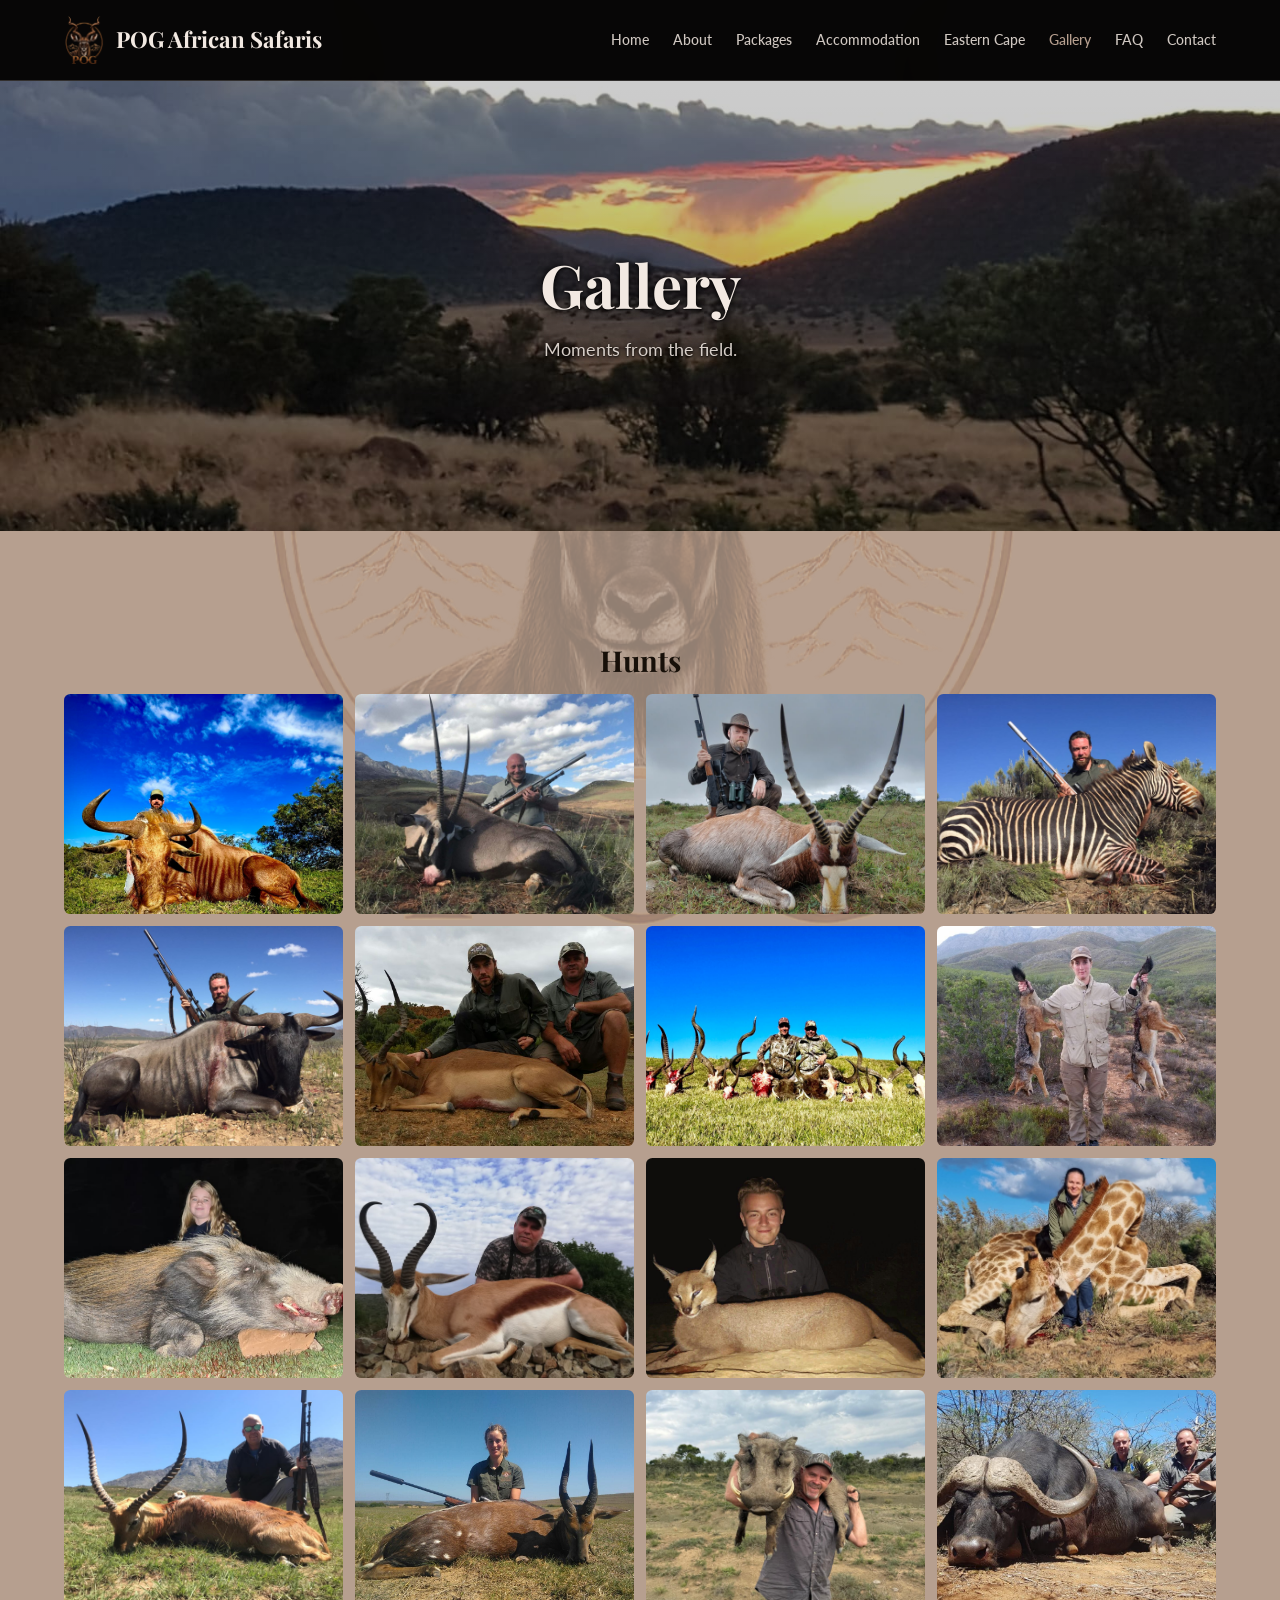
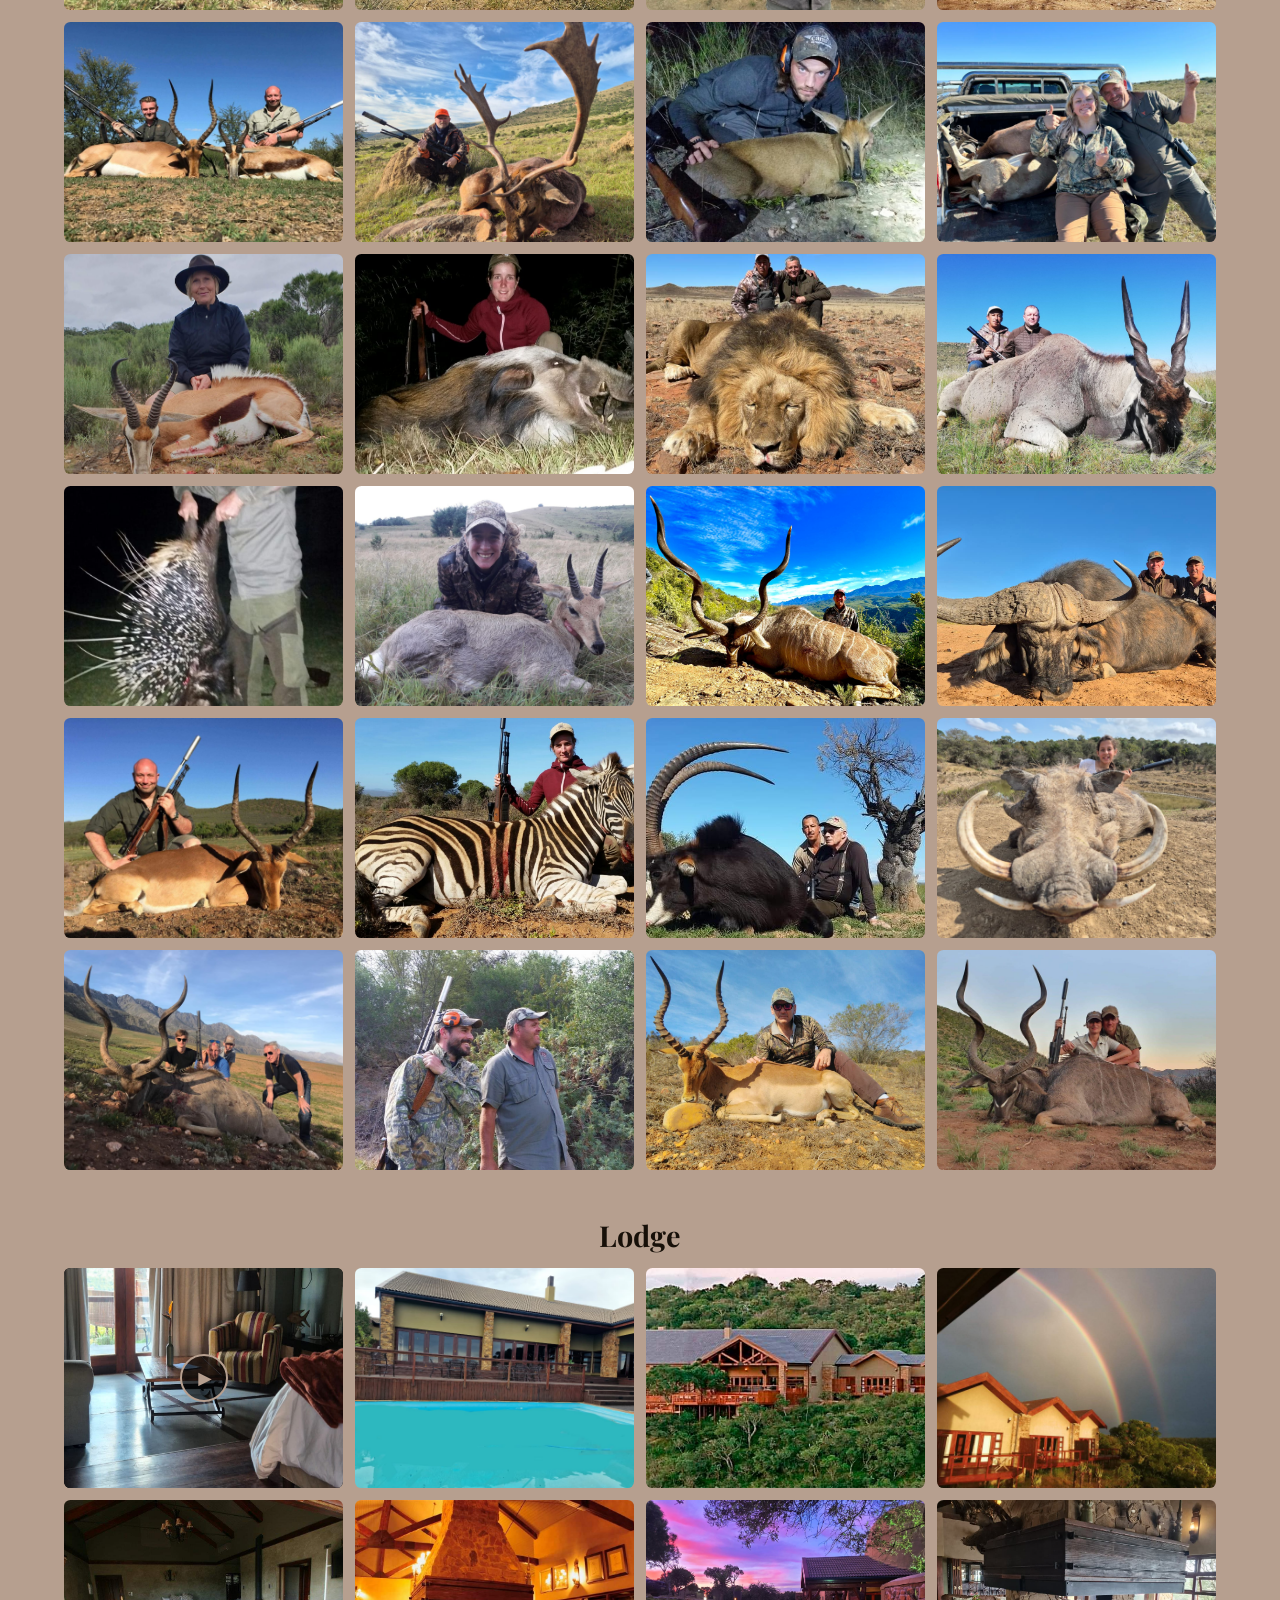
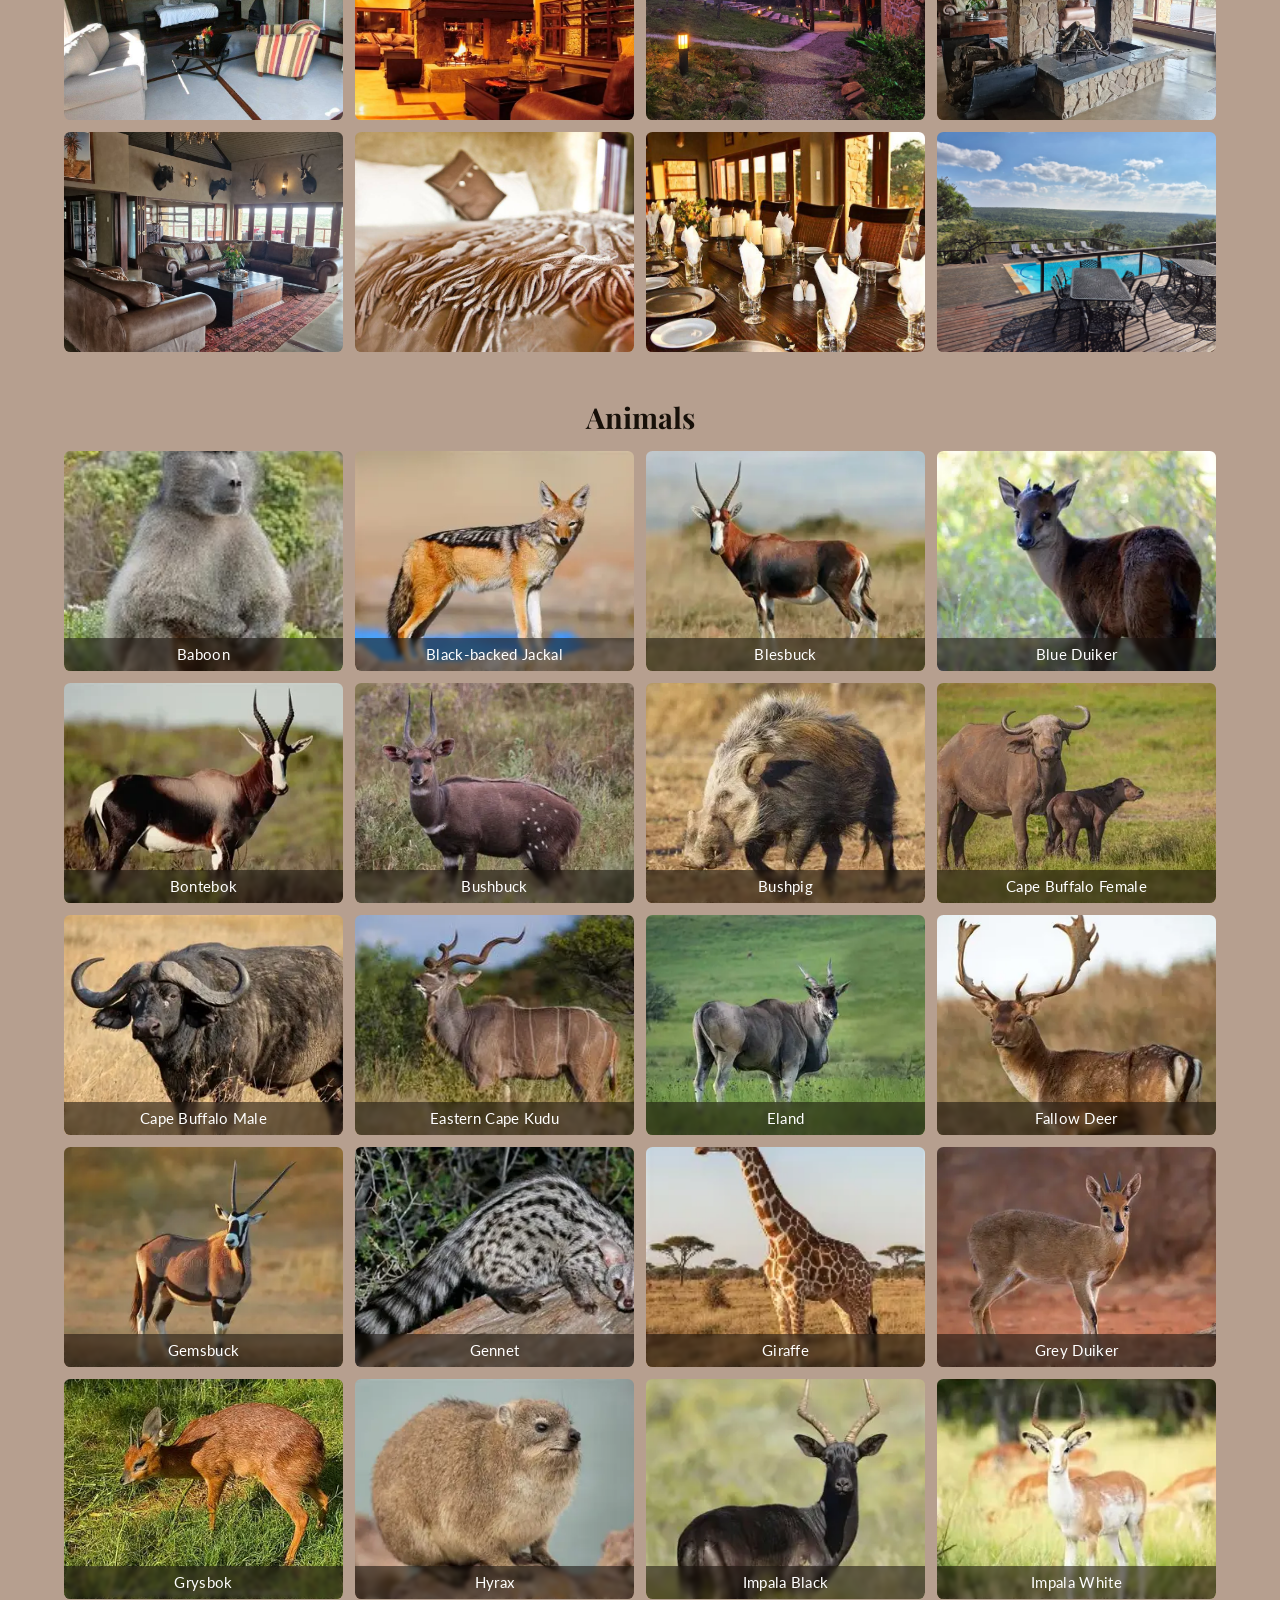
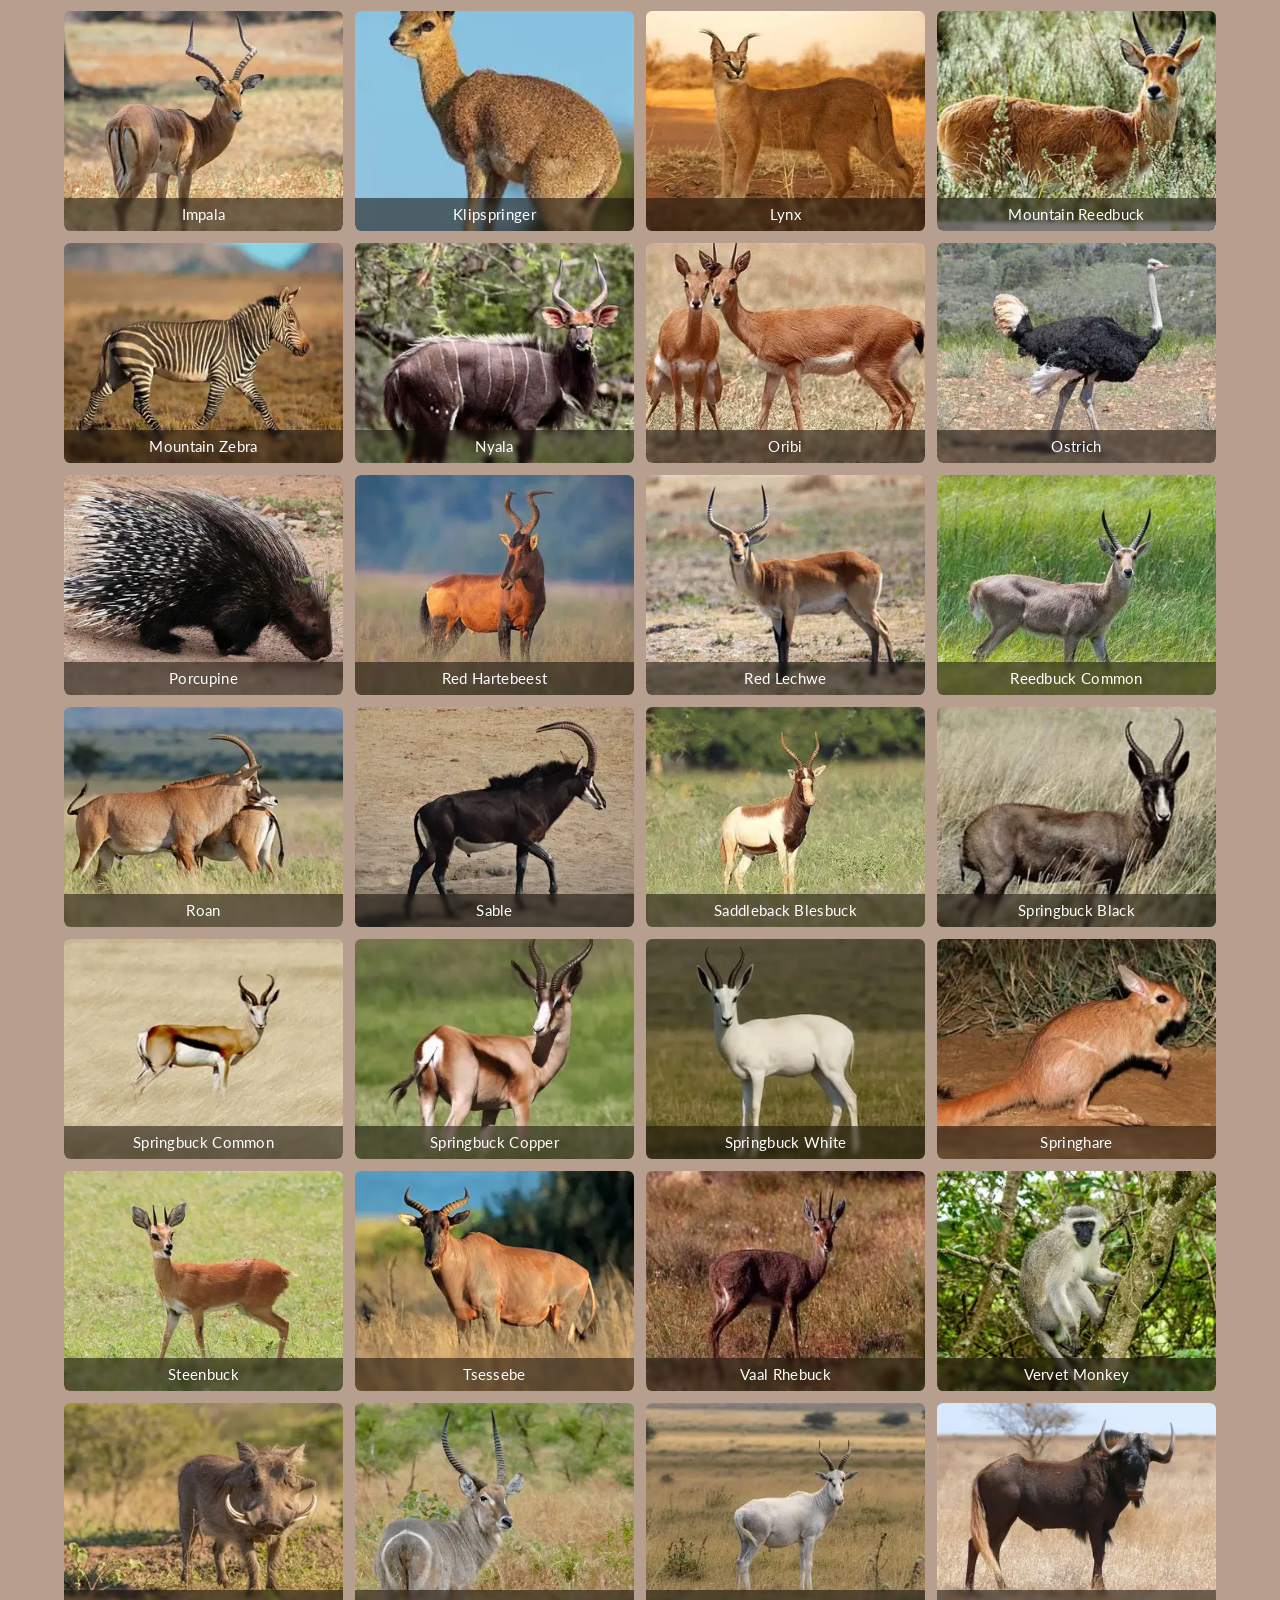
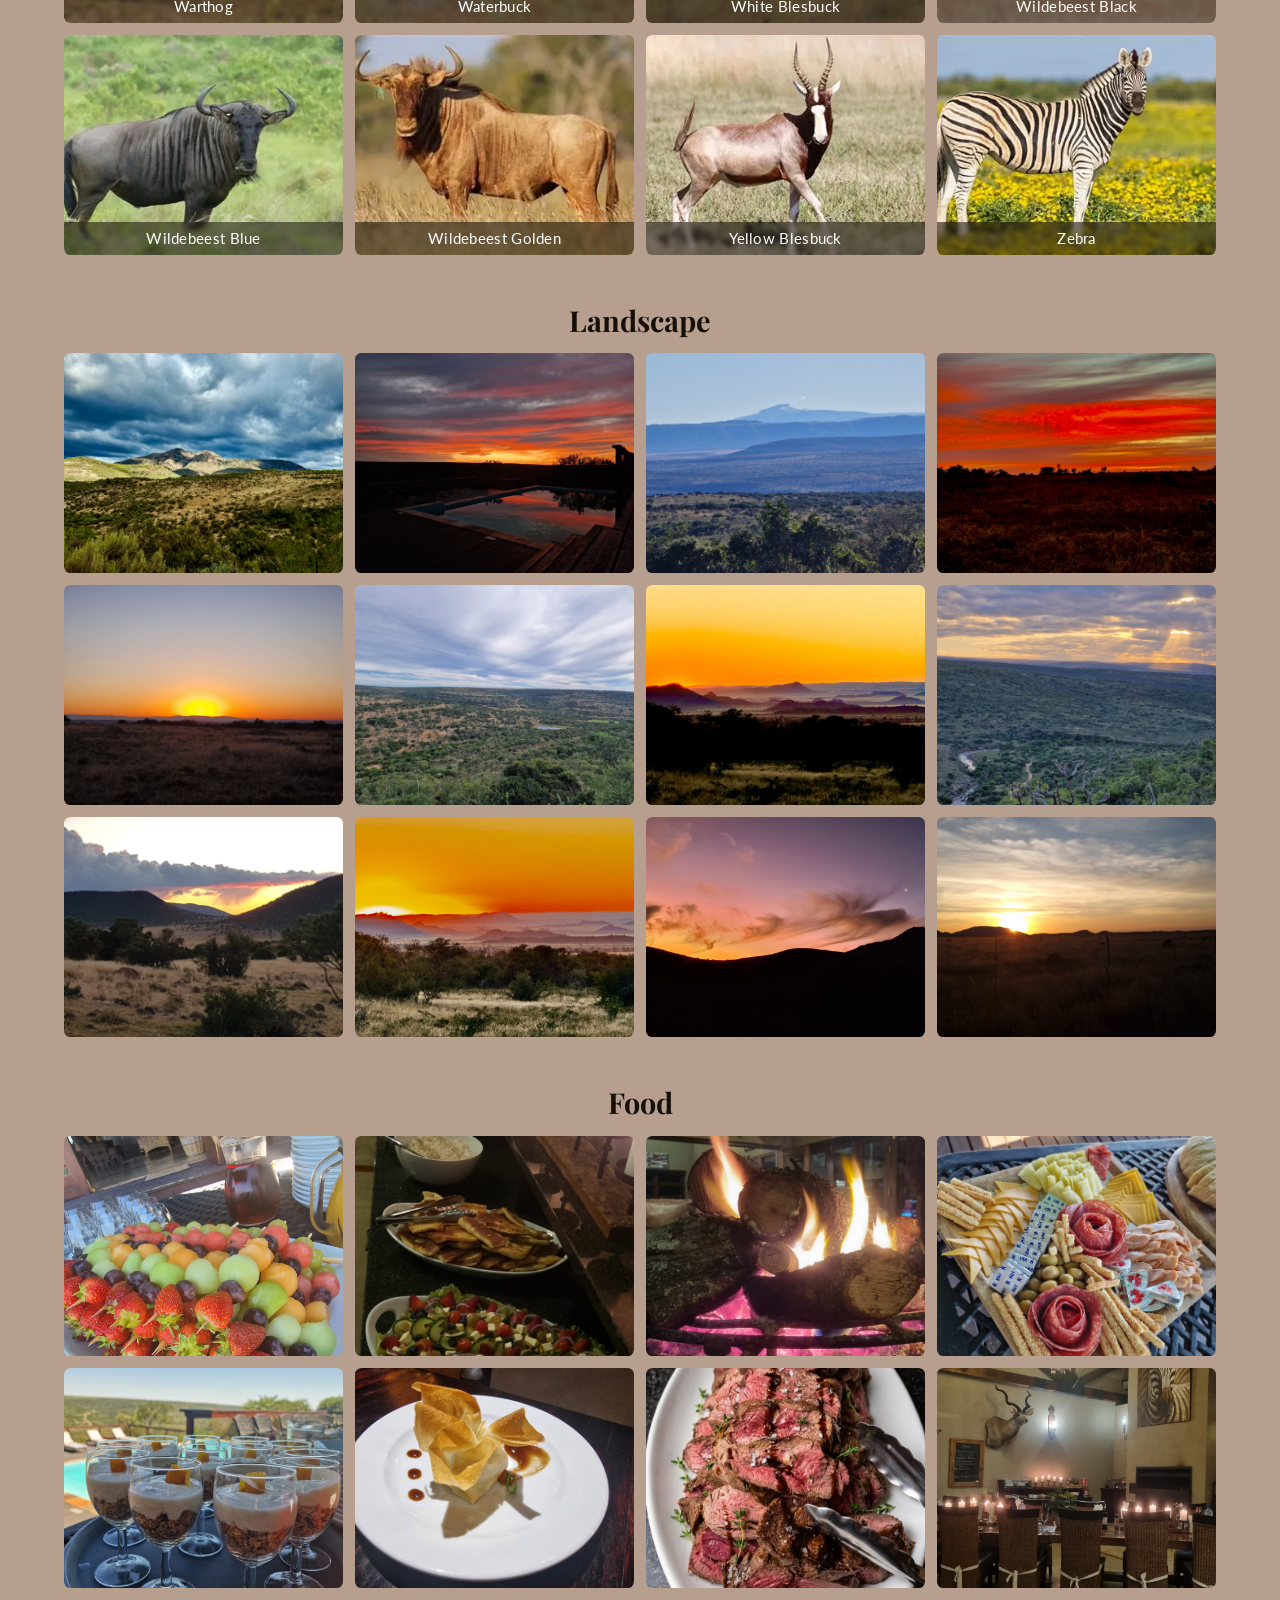
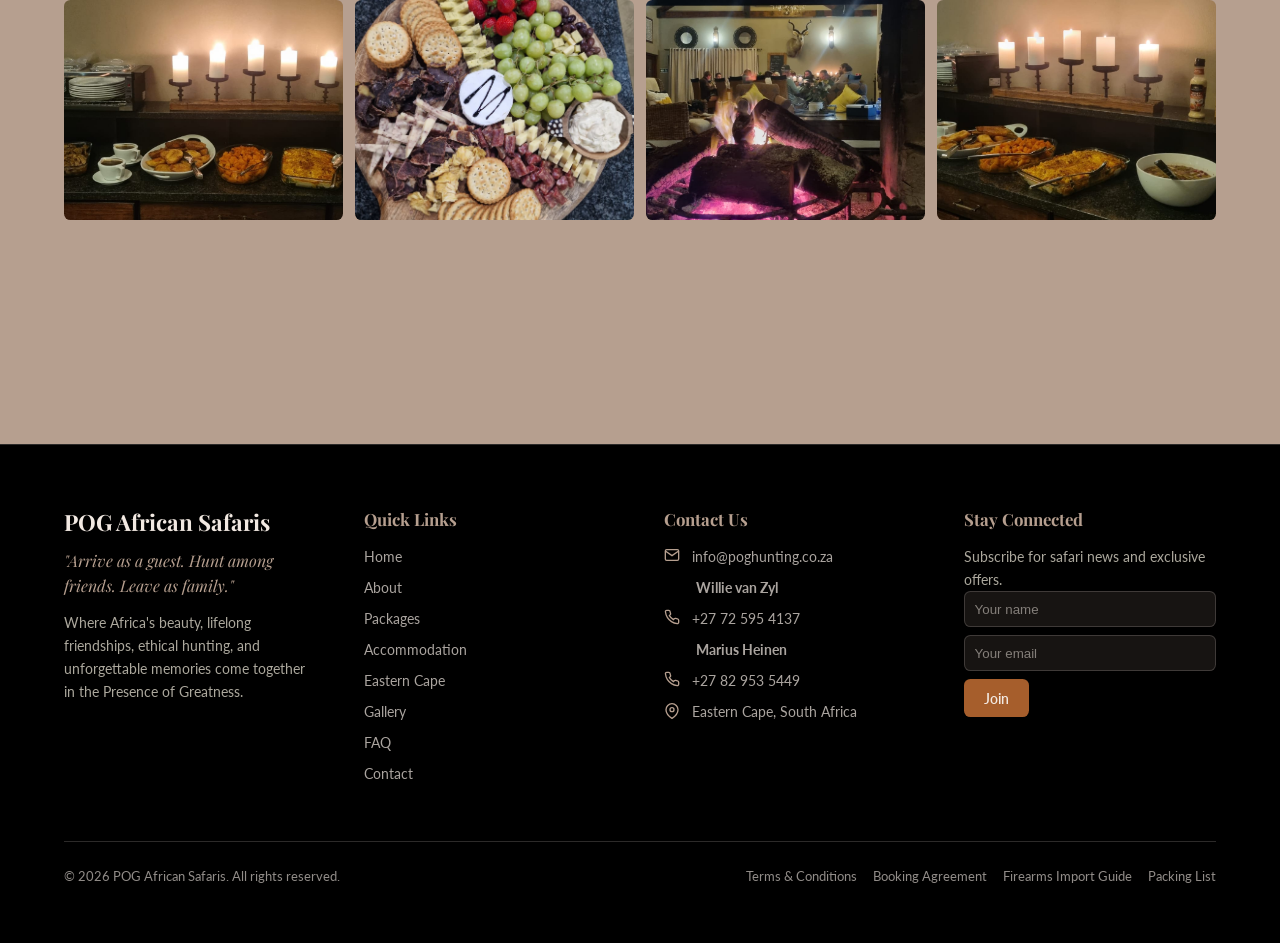
<file: gallery.html>
<!doctype html>
<html lang="en">
<head>
<meta charset="utf-8">
<meta name="viewport" content="width=device-width,initial-scale=1">
<title>Gallery | POG African Safaris</title>
<meta name="description" content="Photos of hunts, lodge life, wildlife, and Eastern Cape landscapes.">
<meta property="og:title" content="Gallery | POG African Safaris">
<meta property="og:description" content="Photos of hunts, lodge life, wildlife, and Eastern Cape landscapes.">
<meta property="og:type" content="website">
<meta name="twitter:card" content="summary_large_image">
<link rel="preconnect" href="https://fonts.googleapis.com">
<link rel="preconnect" href="https://fonts.gstatic.com" crossorigin>
<link rel="stylesheet" href="https://fonts.googleapis.com/css2?family=Lato:ital,wght@0,300;0,400;0,700;1,400&family=Playfair+Display:ital,wght@0,400;0,600;0,700&display=swap">
<link rel="stylesheet" href="assets/styles.css">
</head>
<body class="home">
<div id="site-header"></div>
<main>

<section class="page-hero"><img class="bg" src="assets/photos/image.jpg" alt=""><div class="hero-overlay"></div><div class="content"><h1>Gallery</h1><p>Moments from the field.</p></div></section>
<section class="pad reveal"><div class="container">
<div class="gallery-section">
    <h2>Hunts</h2>
    <div class="gallery-grid">
        <img src="assets/photos/hunting_misc23.jpg" alt="" data-cat="hunts">
        <img src="assets/photos/hunting_gemsbok01.jpg" alt="" data-cat="hunts">
        <img src="assets/photos/hunting_blesbuck01.jpg" alt="" data-cat="hunts">
        <img src="assets/photos/hunting_zebra04.jpg" alt="" data-cat="hunts">
        <img src="assets/photos/hunting_wildebeest01.jpg" alt="" data-cat="hunts">
        <img src="assets/photos/hunting_impala01.jpg" alt="" data-cat="hunts">
        <img src="assets/photos/hunting_misc14.jpg" alt="" data-cat="hunts">
        <img src="assets/photos/hunting_jackal01.jpg" alt="" data-cat="hunts">
        <img src="assets/photos/hunting_boar01.jpg" alt="" data-cat="hunts">
        <img src="assets/photos/hunting_springbuck01.jpg" alt="" data-cat="hunts">
        <img src="assets/photos/hunting_lynx01.jpg" alt="" data-cat="hunts">
        <img src="assets/photos/hunting_giraffe01.jpg" alt="" data-cat="hunts">
        <img src="assets/photos/hunting_waterbuck01.jpg" alt="" data-cat="hunts">
        <img src="assets/photos/hunting_eland06.jpg" alt="" data-cat="hunts">
        <img src="assets/photos/hunting_misc22.jpg" alt="" data-cat="hunts">
        <img src="assets/photos/hunting_buffalo03.jpg" alt="" data-cat="hunts">
        <img src="assets/photos/hunting_group.jpg" alt="" data-cat="hunts">
        <img src="assets/photos/hunting_takbok01.jpg" alt="" data-cat="hunts">
        <img src="assets/photos/hunting_duiker01.jpg" alt="" data-cat="hunts">
        <img src="assets/photos/hunters03.jpg" alt="" data-cat="hunts">
        <img src="assets/photos/hunting_springbuck03.jpg" alt="" data-cat="hunts">
        <img src="assets/photos/hunting_boar04.jpg" alt="" data-cat="hunts">
        <img src="assets/photos/hunting_lion01.jpg" alt="" data-cat="hunts">
        <img src="assets/photos/hunting_eland01.jpg" alt="" data-cat="hunts">
        <img src="assets/photos/hunting_porcupine01.jpg" alt="" data-cat="hunts">
        <img src="assets/photos/hunting_misc01.jpg" alt="" data-cat="hunts">
        <img src="assets/photos/hunting_misc18.jpg" alt="" data-cat="hunts">
        <img src="assets/photos/hunting_buffalo01.jpg" alt="" data-cat="hunts">
        <img src="assets/photos/hunting_waterbuck02.jpg" alt="" data-cat="hunts">
        <img src="assets/photos/hunting_zebra03.jpg" alt="" data-cat="hunts">
        <img src="assets/photos/hunting_sable01.jpg" alt="" data-cat="hunts">
        <img src="assets/photos/hunting_warthog01.jpg" alt="" data-cat="hunts">
        <img src="assets/photos/hunting_kudu13.jpg" alt="" data-cat="hunts">
        <img src="assets/photos/hunters02.jpg" alt="" data-cat="hunts">
        <img src="assets/photos/hunting_impala02.jpg" alt="" data-cat="hunts">
        <img src="assets/photos/hunting_kudu06.jpg" alt="" data-cat="hunts">

    </div></div>
<div class="gallery-section">
    <h2>Lodge</h2>
    <div class="gallery-grid">
        <div class="video-tile" data-video="assets/videos/acc_vid01.mp4">
            <video muted loop playsinline preload="none" loading="lazy" poster="assets/photos/accommodation31.jpg" src="assets/videos/acc_vid01.mp4">
            </video>
            <span class="play-badge" aria-hidden="true">&#9654;</span>
        </div>
        <img src="assets/photos/accommodation04.jpg" alt="" data-cat="lodge">
        <img src="assets/photos/accommodation08.jpg" alt="" data-cat="lodge">
        <img src="assets/photos/accommodation11.jpg" alt="" data-cat="lodge">
        <img src="assets/photos/accommodation12.jpg" alt="" data-cat="lodge">
        <img src="assets/photos/accommodation14.jpg" alt="" data-cat="lodge">
        <img src="assets/photos/accommodation15.jpg" alt="" data-cat="lodge">
        <img src="assets/photos/accommodation03.jpg" alt="" data-cat="lodge">
        <img src="assets/photos/accommodation06.jpg" alt="" data-cat="lodge">
        <img src="assets/photos/accommodation10.jpg" alt="" data-cat="lodge">
        <img src="assets/photos/accommodation16.jpg" alt="" data-cat="lodge">
        <img src="assets/photos/accommodation21.jpg" alt="" data-cat="lodge">
    </div></div>
<div class="gallery-section">
    <h2>Animals</h2>
    <div class="gallery-grid">
        <div class="animal-card" data-cat="animals">
            <img src="assets/photos/Animals - Baboon.jpg" alt="">
            <span class="animal-name">Baboon</span>
        </div>
        <div class="animal-card" data-cat="animals">
            <img src="assets/photos/Animals - Black-backed Jackal.webp" alt="">
            <span class="animal-name">Black-backed Jackal</span>
        </div>
        <div class="animal-card" data-cat="animals">
            <img src="assets/photos/Animals - Blesbuck.webp" alt="">
            <span class="animal-name">Blesbuck</span>
        </div>
        <div class="animal-card" data-cat="animals">
            <img src="assets/photos/Animals - Blue Duiker.webp" alt="">
            <span class="animal-name">Blue Duiker</span>
        </div>
        <div class="animal-card" data-cat="animals">
            <img src="assets/photos/Animals - Bontebok.webp" alt="">
            <span class="animal-name">Bontebok</span>
        </div>
        <div class="animal-card" data-cat="animals">
            <img src="assets/photos/Animals - Bushbuck.webp" alt="">
            <span class="animal-name">Bushbuck</span>
        </div>
        <div class="animal-card" data-cat="animals">
            <img src="assets/photos/Animals - Bushpig.webp" alt="">
            <span class="animal-name">Bushpig</span>
        </div>
        <div class="animal-card" data-cat="animals">
            <img src="assets/photos/Animals - Cape Buffalo Female.webp" alt="">
            <span class="animal-name">Cape Buffalo Female</span>
        </div>
        <div class="animal-card" data-cat="animals">
            <img src="assets/photos/Animals - Cape Buffalo Male.webp" alt="">
            <span class="animal-name">Cape Buffalo Male</span>
        </div>
        <div class="animal-card" data-cat="animals">
            <img src="assets/photos/Animals - Eastern Cape Kudu.webp" alt="">
            <span class="animal-name">Eastern Cape Kudu</span>
        </div>
        <div class="animal-card" data-cat="animals">
            <img src="assets/photos/Animals - Eland.webp" alt="">
            <span class="animal-name">Eland</span>
        </div>
        <div class="animal-card" data-cat="animals">
            <img src="assets/photos/Animals - Fellow Deer.webp" alt="">
            <span class="animal-name">Fallow Deer</span>
        </div>
        <div class="animal-card" data-cat="animals">
            <img src="assets/photos/Animals - Gemsbuck.webp" alt="">
            <span class="animal-name">Gemsbuck</span>
        </div>
        <div class="animal-card" data-cat="animals">
            <img src="assets/photos/Animals - Gennet.webp" alt="">
            <span class="animal-name">Gennet</span>
        </div>
        <div class="animal-card" data-cat="animals">
            <img src="assets/photos/Animals - Giraffe.webp" alt="">
            <span class="animal-name">Giraffe</span>
        </div>
        <div class="animal-card" data-cat="animals">
            <img src="assets/photos/Animals - Grey Duiker.webp" alt="">
            <span class="animal-name">Grey Duiker</span>
        </div>
        <div class="animal-card" data-cat="animals">
            <img src="assets/photos/Animals - Grysbok.webp" alt="">
            <span class="animal-name">Grysbok</span>
        </div>
        <div class="animal-card" data-cat="animals">
            <img src="assets/photos/Animals - Hyrax.webp" alt="">
            <span class="animal-name">Hyrax</span>
        </div>
        <div class="animal-card" data-cat="animals">
            <img src="assets/photos/Animals - Impala Black.webp" alt="">
            <span class="animal-name">Impala Black</span>
        </div>
        <div class="animal-card" data-cat="animals">
            <img src="assets/photos/Animals - Impala White.webp" alt="">
            <span class="animal-name">Impala White</span>
        </div>
        <div class="animal-card" data-cat="animals">
            <img src="assets/photos/Animals - Impala.webp" alt="">
            <span class="animal-name">Impala</span>
        </div>
        <div class="animal-card" data-cat="animals">
            <img src="assets/photos/Animals - Klipspringer.webp" alt="">
            <span class="animal-name">Klipspringer</span>
        </div>
        <div class="animal-card" data-cat="animals">
            <img src="assets/photos/Animals - Lynx.webp" alt="">
            <span class="animal-name">Lynx</span>
        </div>
        <div class="animal-card" data-cat="animals">
            <img src="assets/photos/Animals - Mountain Reedbuck.webp" alt="">
            <span class="animal-name">Mountain Reedbuck</span>
        </div>
        <div class="animal-card" data-cat="animals">
            <img src="assets/photos/Animals - Mountain Zebra.webp" alt="">
            <span class="animal-name">Mountain Zebra</span>
        </div>
        <div class="animal-card" data-cat="animals">
            <img src="assets/photos/Animals - Nyala.webp" alt="">
            <span class="animal-name">Nyala</span>
        </div>
        <div class="animal-card" data-cat="animals">
            <img src="assets/photos/Animals - Oribi.webp" alt="">
            <span class="animal-name">Oribi</span>
        </div>
        <div class="animal-card" data-cat="animals">
            <img src="assets/photos/Animals - Ostrich.webp" alt="">
            <span class="animal-name">Ostrich</span>
        </div>
        <div class="animal-card" data-cat="animals">
            <img src="assets/photos/Animals - Porcupine.webp" alt="">
            <span class="animal-name">Porcupine</span>
        </div>
        <div class="animal-card" data-cat="animals">
            <img src="assets/photos/Animals - Red Hartebeest.webp" alt="">
            <span class="animal-name">Red Hartebeest</span>
        </div>
        <div class="animal-card" data-cat="animals">
            <img src="assets/photos/Animals - Red Lechwe.webp" alt="">
            <span class="animal-name">Red Lechwe</span>
        </div>
        <div class="animal-card" data-cat="animals">
            <img src="assets/photos/Animals - Reedbuck Common.webp" alt="">
            <span class="animal-name">Reedbuck Common</span>
        </div>
        <div class="animal-card" data-cat="animals">
            <img src="assets/photos/Animals - Roan.webp" alt="">
            <span class="animal-name">Roan</span>
        </div>
        <div class="animal-card" data-cat="animals">
            <img src="assets/photos/Animals - Sable.webp" alt="">
            <span class="animal-name">Sable</span>
        </div>
        <div class="animal-card" data-cat="animals">
            <img src="assets/photos/Animals - Saddleback Blesbuck.webp" alt="">
            <span class="animal-name">Saddleback Blesbuck</span>
        </div>
        <div class="animal-card" data-cat="animals">
            <img src="assets/photos/Animals - Springbuck Black.webp" alt="">
            <span class="animal-name">Springbuck Black</span>
        </div>
        <div class="animal-card" data-cat="animals">
            <img src="assets/photos/Animals - Springbuck Common.webp" alt="">
            <span class="animal-name">Springbuck Common</span>
        </div>
        <div class="animal-card" data-cat="animals">
            <img src="assets/photos/Animals - Springbuck Copper.webp" alt="">
            <span class="animal-name">Springbuck Copper</span>
        </div>
        <div class="animal-card" data-cat="animals">
            <img src="assets/photos/Animals - Springbuck White.webp" alt="">
            <span class="animal-name">Springbuck White</span>
        </div>
        <div class="animal-card" data-cat="animals">
            <img src="assets/photos/Animals - Springhare.webp" alt="">
            <span class="animal-name">Springhare</span>
        </div>
        <div class="animal-card" data-cat="animals">
            <img src="assets/photos/Animals - Steenbuck.webp" alt="">
            <span class="animal-name">Steenbuck</span>
        </div>
        <div class="animal-card" data-cat="animals">
            <img src="assets/photos/Animals - Tsessebe.webp" alt="">
            <span class="animal-name">Tsessebe</span>
        </div>
        <div class="animal-card" data-cat="animals">
            <img src="assets/photos/Animals - Vaal Rhebuck.webp" alt="">
            <span class="animal-name">Vaal Rhebuck</span>
        </div>
        <div class="animal-card" data-cat="animals">
            <img src="assets/photos/Animals - Vervet Monkey.webp" alt="">
            <span class="animal-name">Vervet Monkey</span>
        </div>
        <div class="animal-card" data-cat="animals">
            <img src="assets/photos/Animals - Warthog.webp" alt="">
            <span class="animal-name">Warthog</span>
        </div>
        <div class="animal-card" data-cat="animals">
            <img src="assets/photos/Animals - Waterbuck.webp" alt="">
            <span class="animal-name">Waterbuck</span>
        </div>
        <div class="animal-card" data-cat="animals">
            <img src="assets/photos/Animals - White Blesbuck.webp" alt="">
            <span class="animal-name">White Blesbuck</span>
        </div>
        <div class="animal-card" data-cat="animals">
            <img src="assets/photos/Animals - Wildebeest Black.webp" alt="">
            <span class="animal-name">Wildebeest Black</span>
        </div>
        <div class="animal-card" data-cat="animals">
            <img src="assets/photos/Animals - Wildebeest Blue.webp" alt="">
            <span class="animal-name">Wildebeest Blue</span>
        </div>
        <div class="animal-card" data-cat="animals">
            <img src="assets/photos/Animals - Wildebeest Golden.webp" alt="">
            <span class="animal-name">Wildebeest Golden</span>
        </div>
        <div class="animal-card" data-cat="animals">
            <img src="assets/photos/Animals - Yellow Blesbuck.webp" alt="">
            <span class="animal-name">Yellow Blesbuck</span>
        </div>
        <div class="animal-card" data-cat="animals">
            <img src="assets/photos/Animals - Zebra.webp" alt="">
            <span class="animal-name">Zebra</span>
        </div>
    </div></div>
<div class="gallery-section">
    <h2>Landscape</h2>
    <div class="gallery-grid">
        <img src="assets/photos/landscape11.jpg" alt="" data-cat="landscape">
        <img src="assets/photos/sunset01.jpg" alt="" data-cat="landscape">
        <img src="assets/photos/landscape01.jpg" alt="" data-cat="landscape">
        <img src="assets/photos/landscape13.jpg" alt="" data-cat="landscape">
        <img src="assets/photos/sunrise01.jpg" alt="" data-cat="landscape">
        <img src="assets/photos/landscape02.jpg" alt="" data-cat="landscape">
        <img src="assets/photos/landscape12.jpg" alt="" data-cat="landscape">
        <img src="assets/photos/landscape03.jpg" alt="" data-cat="landscape">
        <img src="assets/photos/landscape06.jpg" alt="" data-cat="landscape">
        <img src="assets/photos/landscape17.jpg" alt="" data-cat="landscape">
        <img src="assets/photos/landscape07.jpg" alt="" data-cat="landscape">
        <img src="assets/photos/landscape08.jpg" alt="" data-cat="landscape">
    </div></div>
<div class="gallery-section">
    <h2>Food</h2>
    <div class="gallery-grid">
        <img src="assets/photos/food02.jpg" alt="" data-cat="food">
        <img src="assets/photos/food07.jpg" alt="" data-cat="food">
        <img src="assets/photos/food10.jpg" alt="" data-cat="food">
        <img src="assets/photos/food03.jpg" alt="" data-cat="food">
        <img src="assets/photos/food06.jpg" alt="" data-cat="food">
        <img src="assets/photos/food01.jpg" alt="" data-cat="food">
        <img src="assets/photos/food04.jpg" alt="" data-cat="food">
        <img src="assets/photos/food09.jpg" alt="" data-cat="food">
        <img src="assets/photos/food11.jpg" alt="" data-cat="food">
        <img src="assets/photos/food05.jpg" alt="" data-cat="food">
        <img src="assets/photos/food08.jpg" alt="" data-cat="food">
        <img src="assets/photos/food13.jpg" alt="" data-cat="food">
    </div></div>
</div></section>
</main>
<div id="site-footer"></div>
<div id="lightbox" class="lightbox" onclick="closeLightbox()"><button class="close" aria-label="Close">&times;</button><img id="lightbox-img" alt=""><video id="lightbox-video" controls playsinline preload="none"></video></div>
<script src="assets/main.js"></script>
</body>
</html>
</file>
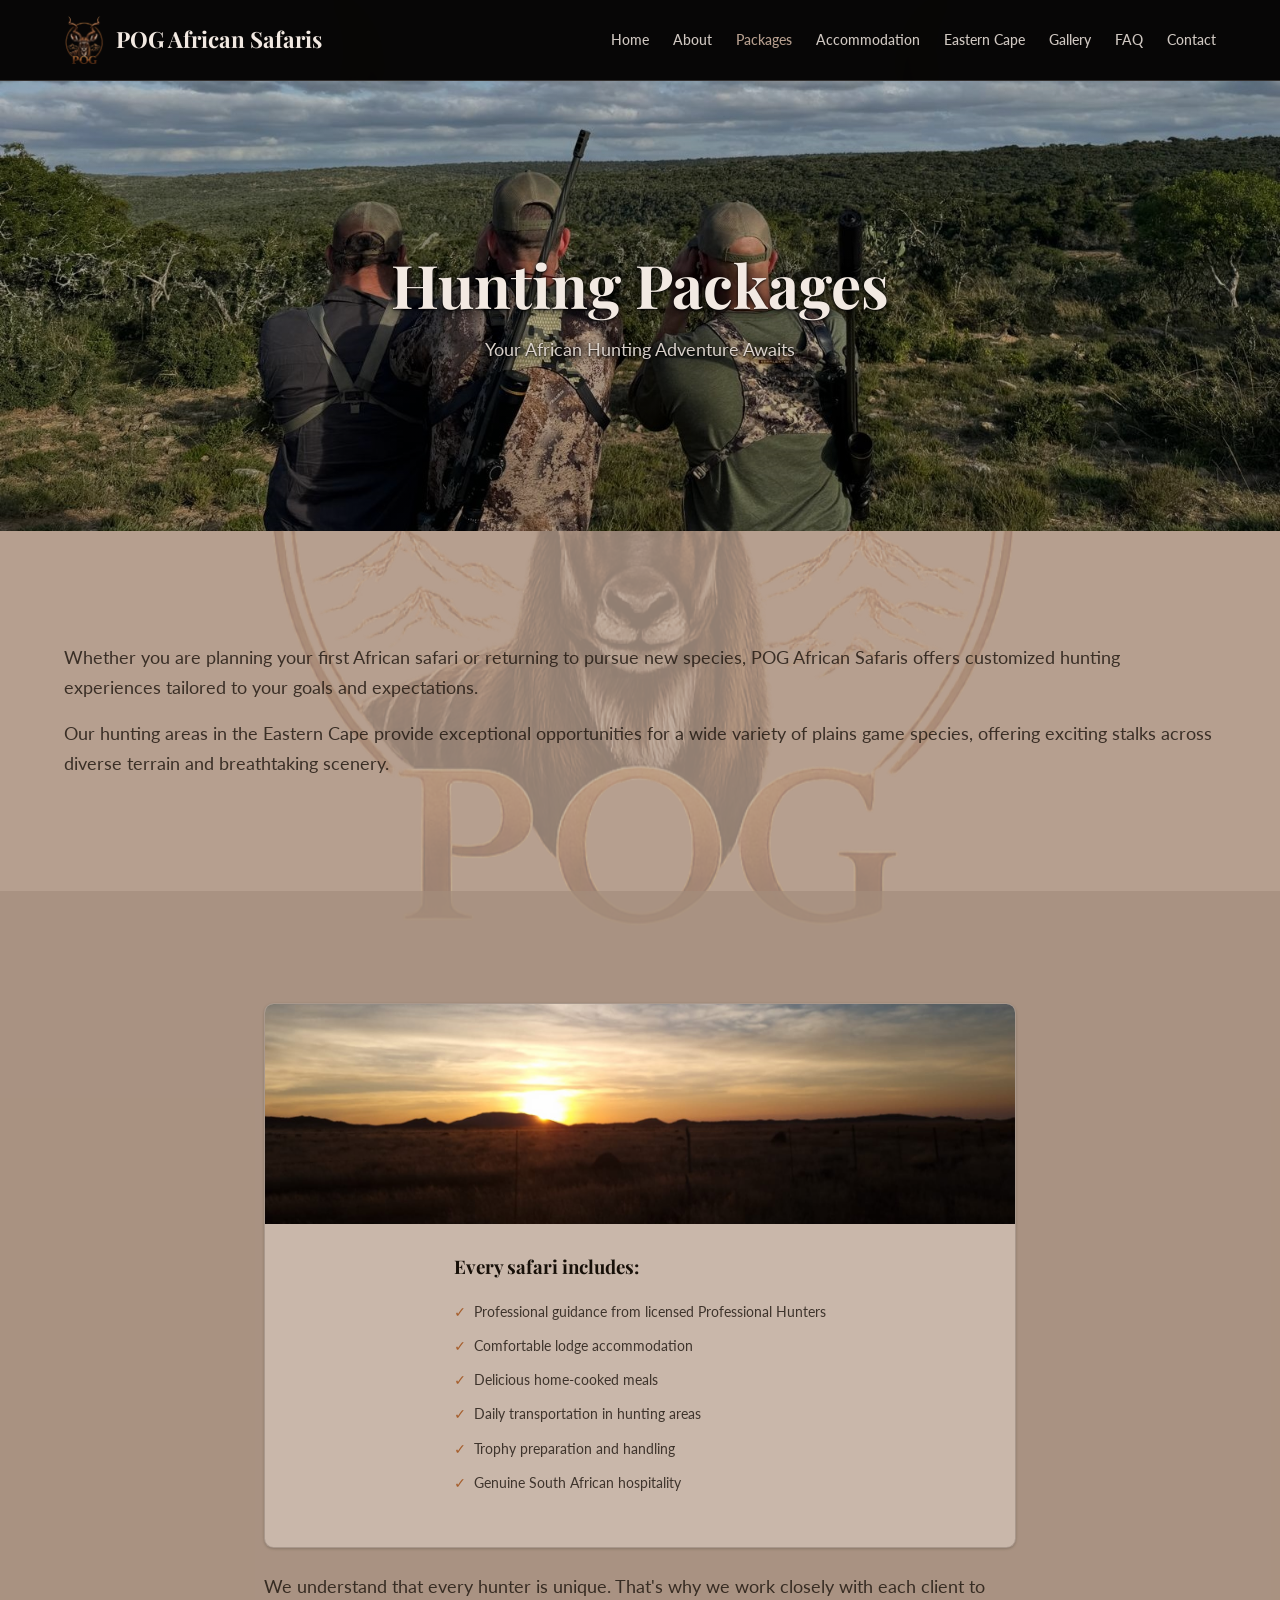
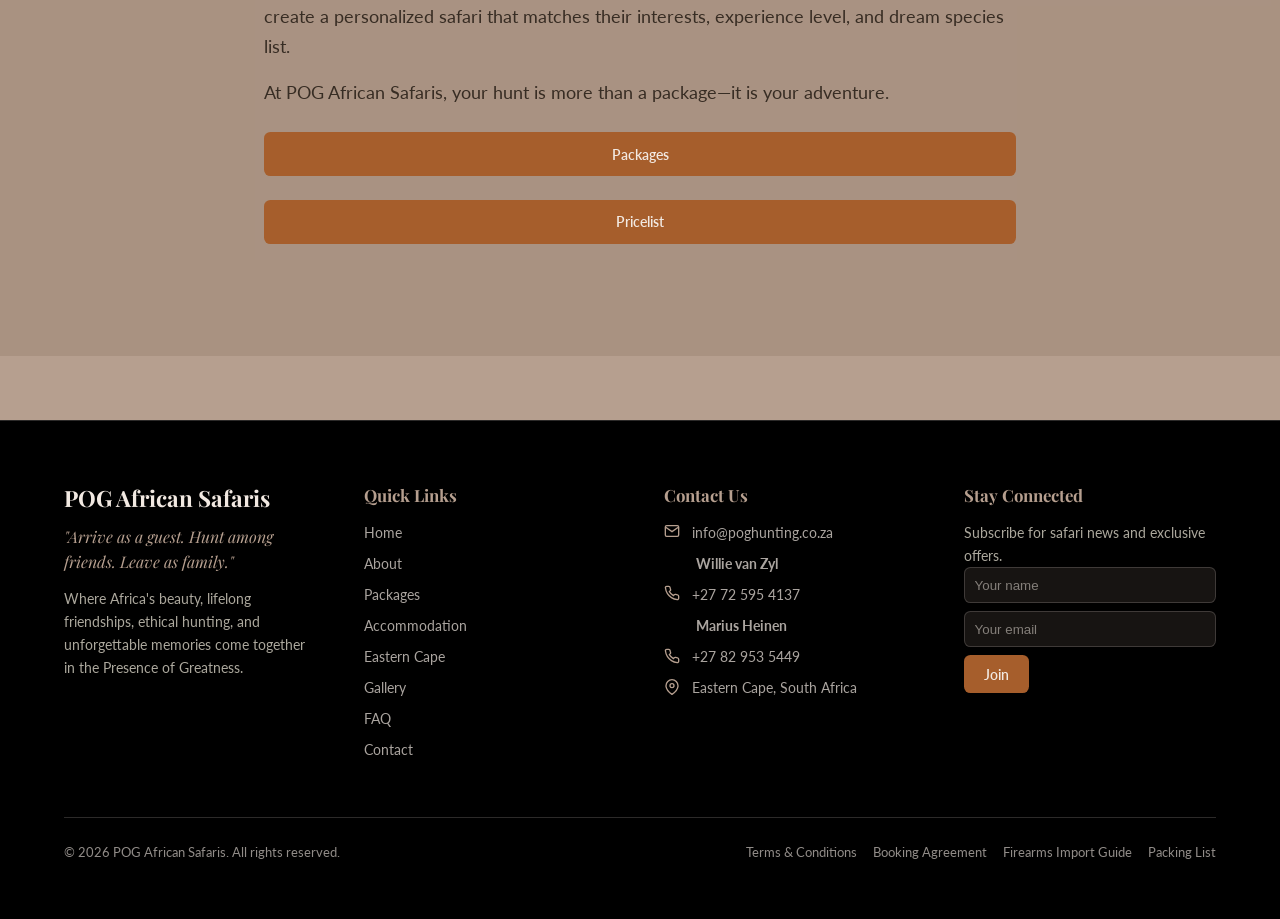
<file: packages.html>
<!doctype html>
<html lang="en">
<head>
<meta charset="utf-8">
<meta name="viewport" content="width=device-width,initial-scale=1">
<title>Packages | POG African Safaris</title>
<meta name="description" content="Curated hunting packages including plains game, big game, and family safaris.">
<meta property="og:title" content="Packages | POG African Safaris">
<meta property="og:description" content="Curated hunting packages including plains game, big game, and family safaris.">
<meta property="og:type" content="website">
<meta name="twitter:card" content="summary_large_image">
<link rel="preconnect" href="https://fonts.googleapis.com">
<link rel="preconnect" href="https://fonts.gstatic.com" crossorigin>
<link rel="stylesheet" href="https://fonts.googleapis.com/css2?family=Lato:ital,wght@0,300;0,400;0,700;1,400&family=Playfair+Display:ital,wght@0,400;0,600;0,700&display=swap">
<link rel="stylesheet" href="assets/styles.css">
</head>
<body class="home">
<div id="site-header"></div>
<main>

<section class="page-hero"><img class="bg" src="assets/photos/packages.jpg" alt=""><div class="hero-overlay"></div><div class="content"><h1>Hunting Packages</h1><p>Your African Hunting Adventure Awaits</p></div></section>

<section class="pad reveal">
<div class="container">
    <p class="lead">
        Whether you are planning your first African safari or returning to pursue new species, POG
        African Safaris offers customized hunting experiences tailored to your goals and
        expectations.</p>
    <p class="lead" style="margin-top:1rem">
        Our hunting areas in the Eastern Cape provide exceptional opportunities for a wide variety
        of plains game species, offering exciting stalks across diverse terrain and breathtaking
        scenery.</p>
</div>
</section>

<section class="pad bg-secondary reveal"><div class="container" style="max-width: 800px;">

<article class="pkg" style="display: flex; align-items: center;justify-content: center;"><img src="assets/photos/landscape08.jpg" alt="">
<div class="pkg-body" >
    <h3>Every safari includes:</h3>
    <ul>
    <li>Professional guidance from licensed Professional Hunters</li>
    <li>Comfortable lodge accommodation</li>
    <li>Delicious home-cooked meals</li>
    <li>Daily transportation in hunting areas</li>
    <li>Trophy preparation and handling</li>
    <li>Genuine South African hospitality</li></ul>
</div></article>
</div>
<div class="container" style="max-width: 800px;">
<p class="lead" style="margin-top:1.5rem">We understand that every hunter is unique. That's why we work closely with each client to
    create a personalized safari that matches their interests, experience level, and dream
    species list.</p>
<p class="lead"style="margin-top:1rem">At POG African Safaris, your hunt is more than a package—it is your adventure.</p>
<a class="btn btn-gold" style="width:100%;margin-top:1.5rem" href="assets/POG Packages 2027.pdf" target="_blank">Packages</a>
<a class="btn btn-gold" style="width:100%;margin-top:1.5rem" href="assets/POG 2027 Pricelist.pdf" target="_blank">Pricelist</a></div></article>
</div></section>

</main>
<div id="site-footer"></div>
<div id="lightbox" class="lightbox" onclick="closeLightbox()"><button class="close" aria-label="Close">&times;</button><img id="lightbox-img" alt=""></div>
<script src="assets/main.js"></script>
</body>
</html>
</file>
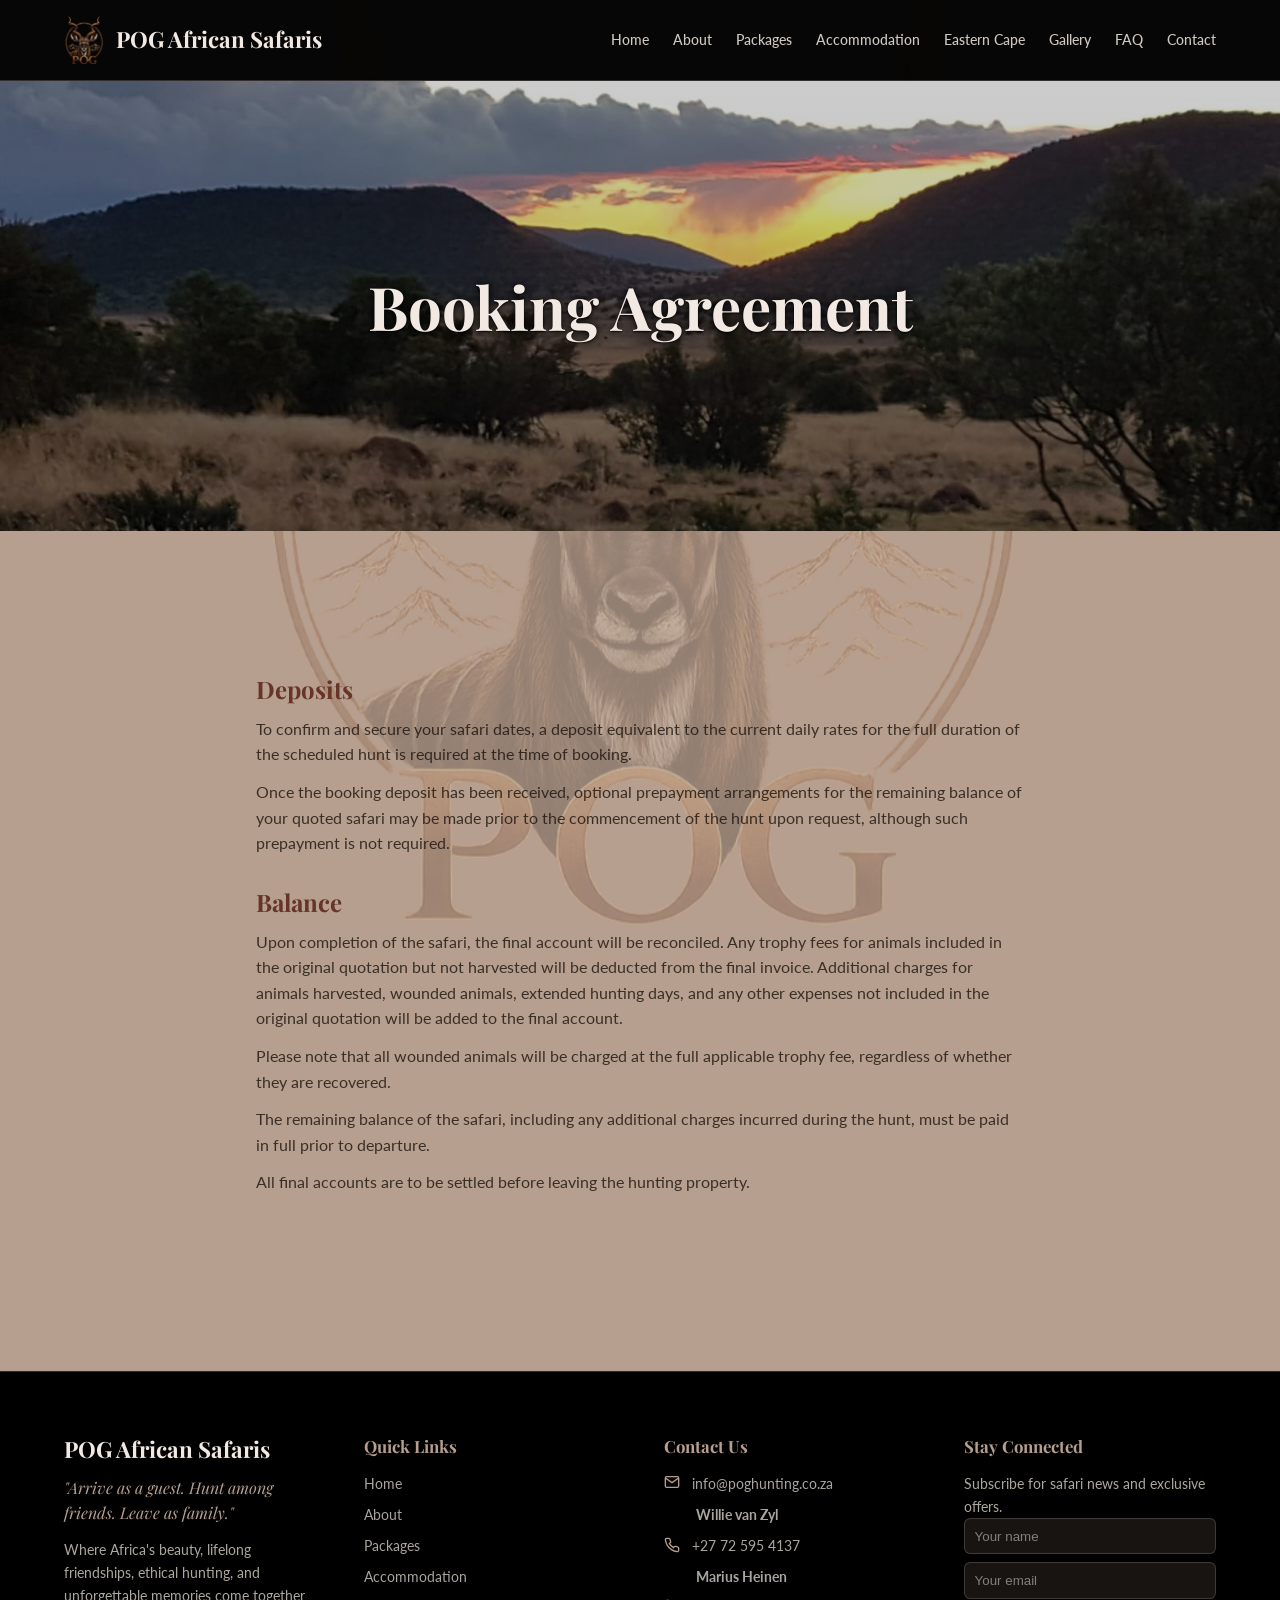
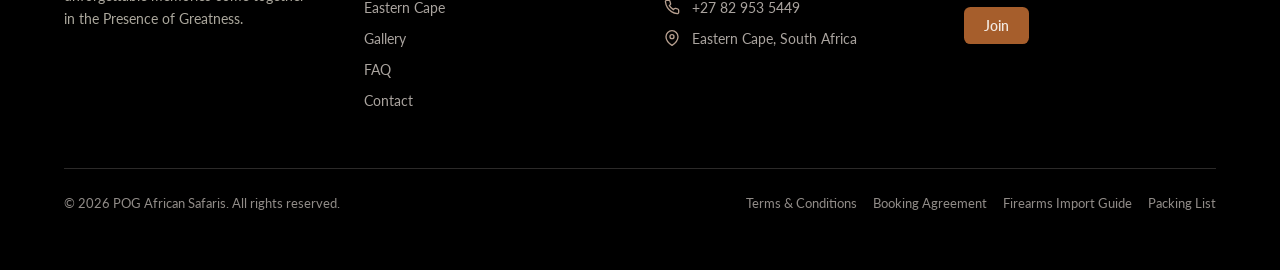
<file: legal/booking.html>
<!doctype html>
<html lang="en">
<head>
<meta charset="utf-8">
<meta name="viewport" content="width=device-width,initial-scale=1">
<title>Booking Agreement | POG African Safaris</title>
<meta name="description" content="Booking agreement and cancellation policy.">
<meta property="og:title" content="Booking Agreement | POG African Safaris">
<meta property="og:description" content="Booking agreement and cancellation policy.">
<meta property="og:type" content="website">
<meta name="twitter:card" content="summary_large_image">
<link rel="preconnect" href="https://fonts.googleapis.com">
<link rel="preconnect" href="https://fonts.gstatic.com" crossorigin>
<link rel="stylesheet" href="https://fonts.googleapis.com/css2?family=Lato:ital,wght@0,300;0,400;0,700;1,400&family=Playfair+Display:ital,wght@0,400;0,600;0,700&display=swap">
<link rel="stylesheet" href="../assets/styles.css">
</head>
<body class="home">
<div id="site-header"></div>
<main>
<section class="page-hero"><img class="bg" src="../assets/photos/image.jpg" alt="">
    <div class="hero-overlay"></div><div class="content">
        <h1>Booking Agreement</h1>
    </div></section>
    <section class="pad reveal">
        <div class="container">
            <div class="prose">
                <h2>Deposits</h2>
                <p>To confirm and secure your safari dates, a deposit equivalent to the current daily rates for the full duration of the scheduled hunt is required at the time of booking.</p>
                <p>Once the booking deposit has been received, optional prepayment arrangements for the remaining balance of your quoted safari may be made prior to the commencement of the hunt upon request, although such prepayment is not required.</p>
                <h2>Balance</h2>
                <p>Upon completion of the safari, the final account will be reconciled. Any trophy fees for animals included in the original quotation but not harvested will be deducted from the final invoice. Additional charges for animals harvested, wounded animals, extended hunting days, and any other expenses not included in the original quotation will be added to the final account.</p>
                <p>Please note that all wounded animals will be charged at the full applicable trophy fee, regardless of whether they are recovered.</p>
                <p>The remaining balance of the safari, including any additional charges incurred during the hunt, must be paid in full prior to departure.</p>
                <p>All final accounts are to be settled before leaving the hunting property.</p>
            </div>
        </div>
    </section>
</main>
<div id="site-footer"></div>
<div id="lightbox" class="lightbox" onclick="closeLightbox()"><button class="close" aria-label="Close">&times;</button><img id="lightbox-img" alt=""></div>
<script src="../assets/main.js"></script>
</body>
</html>
</file>
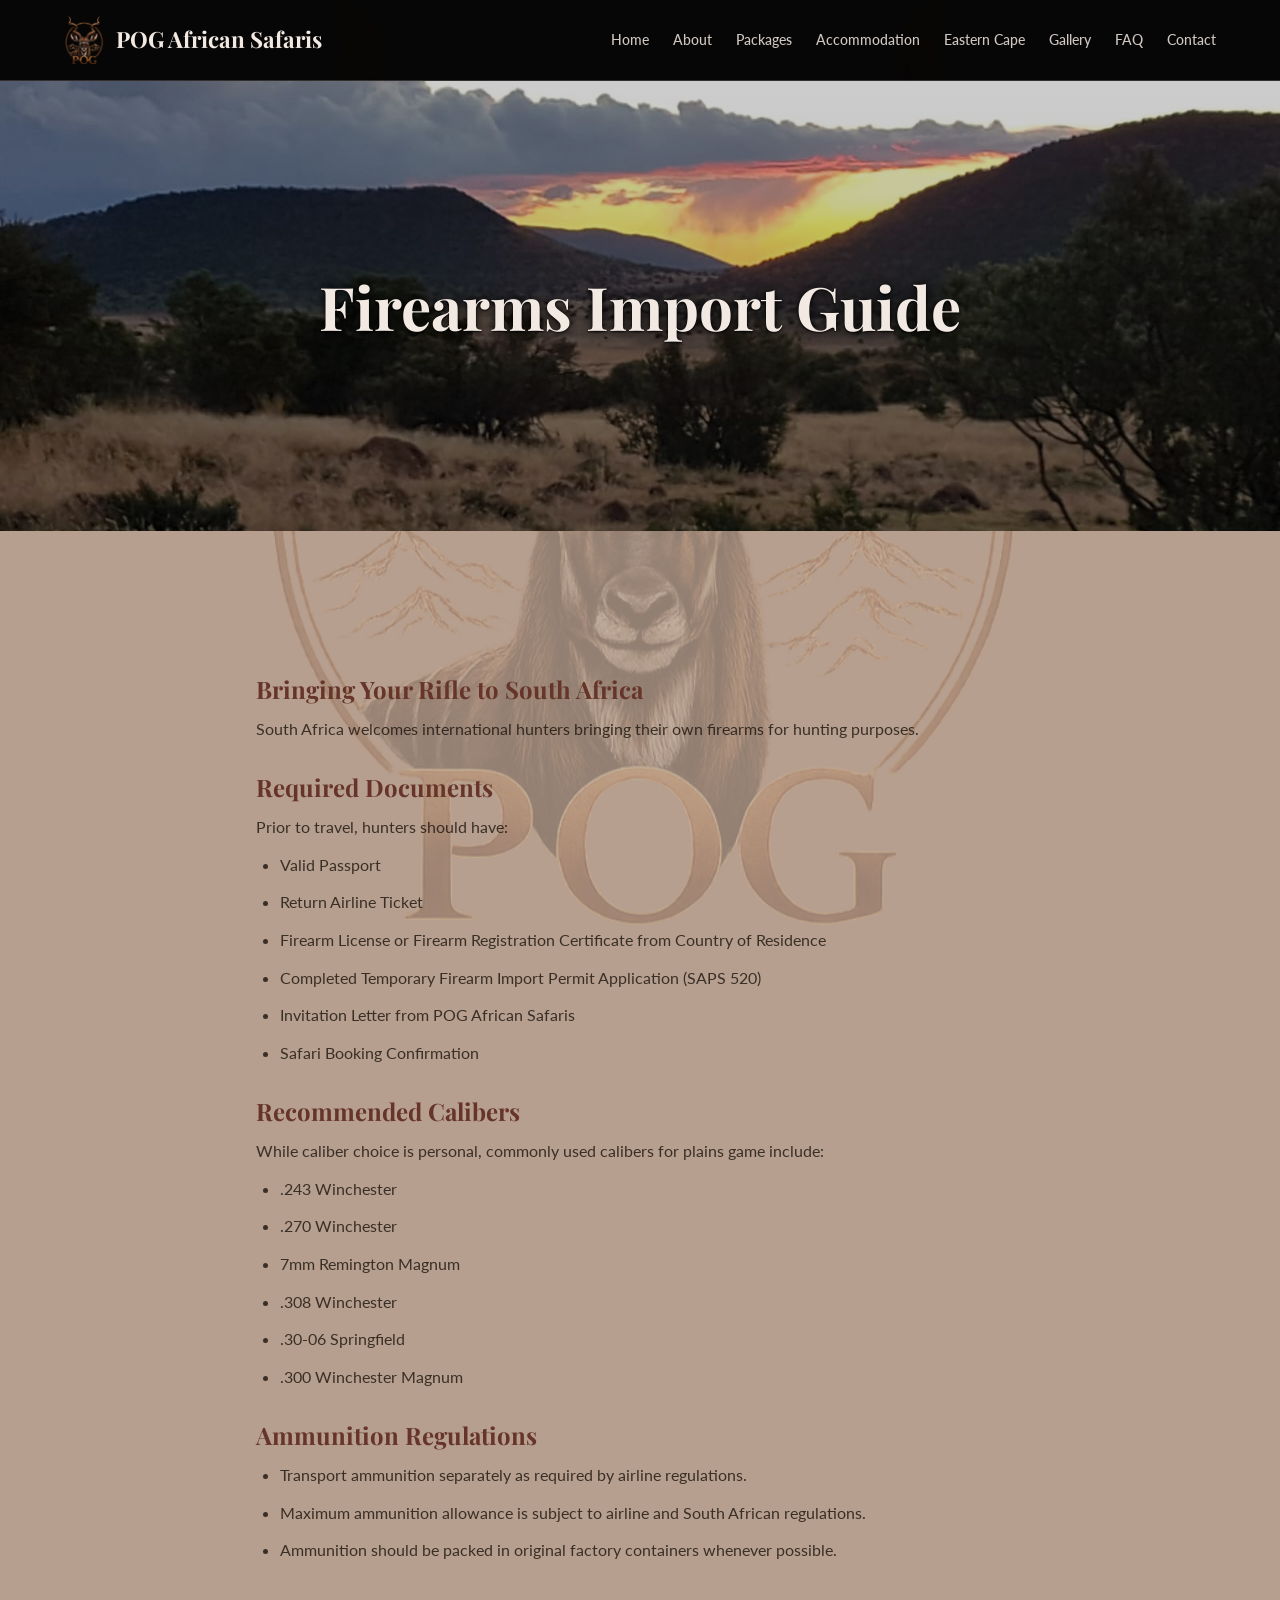
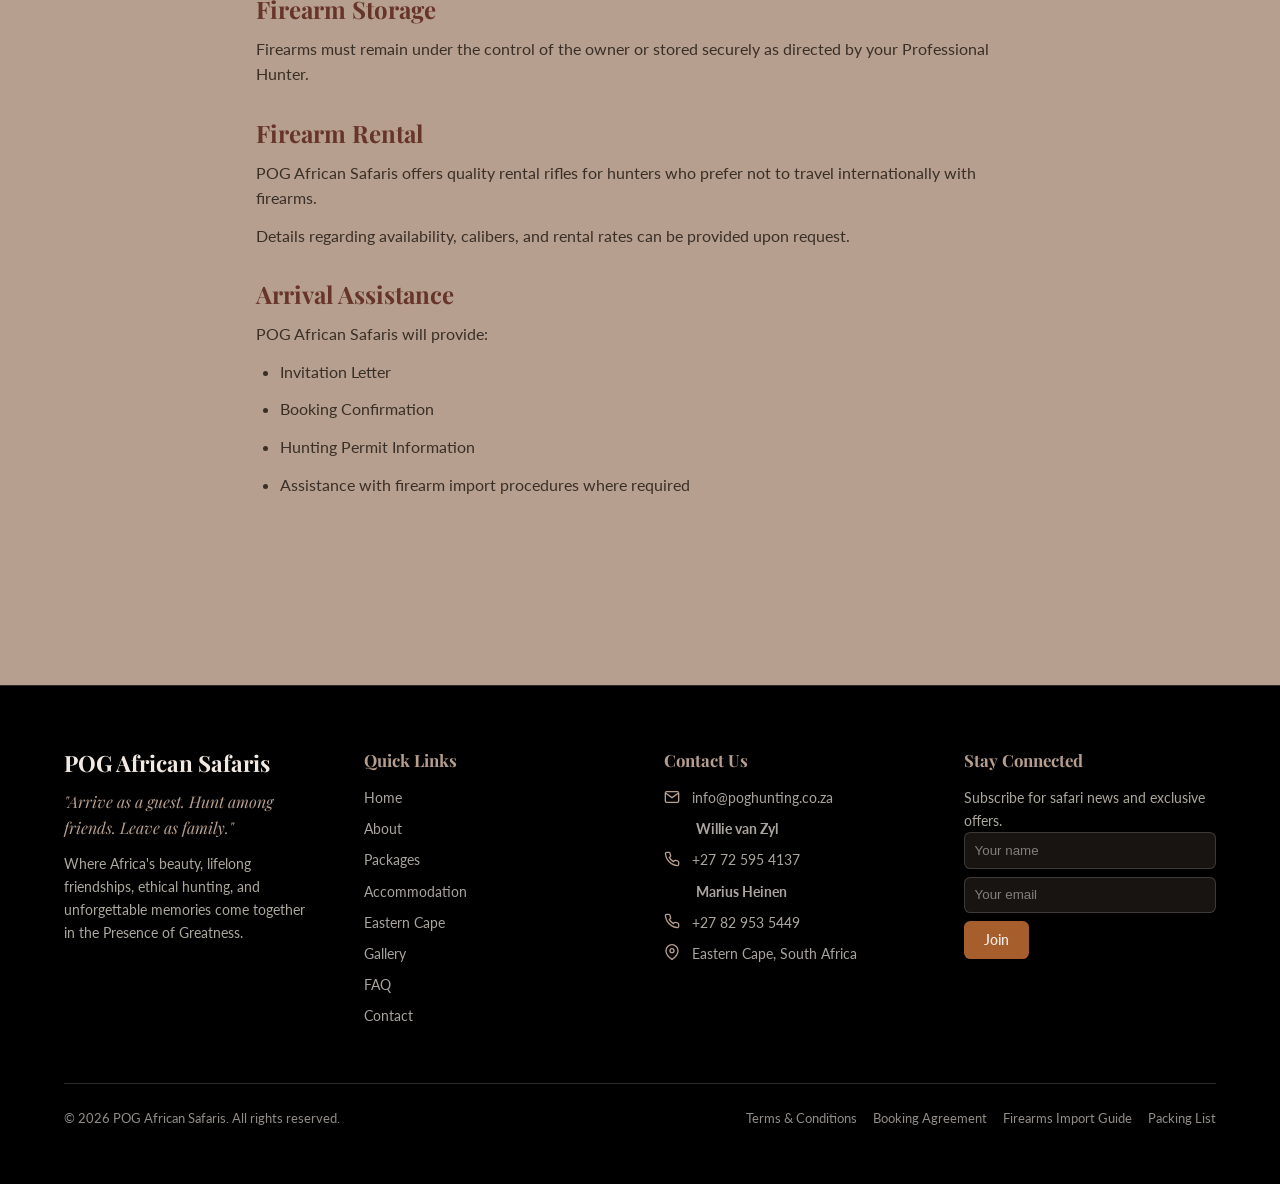
<file: legal/firearms.html>
<!doctype html>
<html lang="en">
<head>
<meta charset="utf-8">
<meta name="viewport" content="width=device-width,initial-scale=1">
<title>Firearms Import Guide | POG African Safaris</title>
<meta name="description" content="How to import your firearm into South Africa.">
<meta property="og:title" content="Firearms Import Guide | POG African Safaris">
<meta property="og:description" content="How to import your firearm into South Africa.">
<meta property="og:type" content="website">
<meta name="twitter:card" content="summary_large_image">
<link rel="preconnect" href="https://fonts.googleapis.com">
<link rel="preconnect" href="https://fonts.gstatic.com" crossorigin>
<link rel="stylesheet" href="https://fonts.googleapis.com/css2?family=Lato:ital,wght@0,300;0,400;0,700;1,400&family=Playfair+Display:ital,wght@0,400;0,600;0,700&display=swap">
<link rel="stylesheet" href="../assets/styles.css">
</head>
<body class="home">
<div id="site-header"></div>
<main>
<section class="page-hero"><img class="bg" src="../assets/photos/image.jpg" alt=""><div class="hero-overlay"></div><div class="content">
    <h1>Firearms Import Guide</h1></div></section><section class="pad reveal"><div class="container"><div class="prose">
        <h2>Bringing Your Rifle to South Africa</h2>
        <p>South Africa welcomes international hunters bringing their own firearms for hunting
            purposes.</p>
        <h2>Required Documents</h2>
        <p>Prior to travel, hunters should have:</p>
        <ul>
            <li>Valid Passport</li>
            <li>Return Airline Ticket</li>
            <li>Firearm License or Firearm Registration Certificate from Country of Residence</li>
            <li>Completed Temporary Firearm Import Permit Application (SAPS 520)</li>
            <li>Invitation Letter from POG African Safaris</li>
            <li>Safari Booking Confirmation</li>
        </ul>
        <h2>Recommended Calibers</h2>
        <p>While caliber choice is personal, commonly used calibers for plains game include:</p>
        <ul>
            <li>.243 Winchester</li>
            <li>.270 Winchester</li>
            <li>7mm Remington Magnum</li>
            <li>.308 Winchester</li>
            <li>.30-06 Springfield</li>
            <li>.300 Winchester Magnum</li>
        </ul>
        <h2>Ammunition Regulations</h2>
        <ul>
            <li>Transport ammunition separately as required by airline regulations.</li>
            <li>Maximum ammunition allowance is subject to airline and South African regulations.</li>
            <li>Ammunition should be packed in original factory containers whenever possible.</li>
        </ul>
        <h2>Firearm Storage</h2>
        <p>Firearms must remain under the control of the owner or stored securely as directed by your
            Professional Hunter.</p>
        <h2>Firearm Rental</h2>
        <p>POG African Safaris offers quality rental rifles for hunters who prefer not to travel
            internationally with firearms.</p>
        <p>Details regarding availability, calibers, and rental rates can be provided upon request.</p>
        <h2>Arrival Assistance</h2>
        <p>POG African Safaris will provide:</p>
        <ul>
            <li>Invitation Letter</li>
            <li>Booking Confirmation</li>
            <li>Hunting Permit Information</li>
            <li>Assistance with firearm import procedures where required</li>
        </ul>
        <p></p>
    </div></div></section>
</main>
<div id="site-footer"></div>
<div id="lightbox" class="lightbox" onclick="closeLightbox()"><button class="close" aria-label="Close">&times;</button><img id="lightbox-img" alt=""></div>
<script src="../assets/main.js"></script>
</body>
</html>
</file>
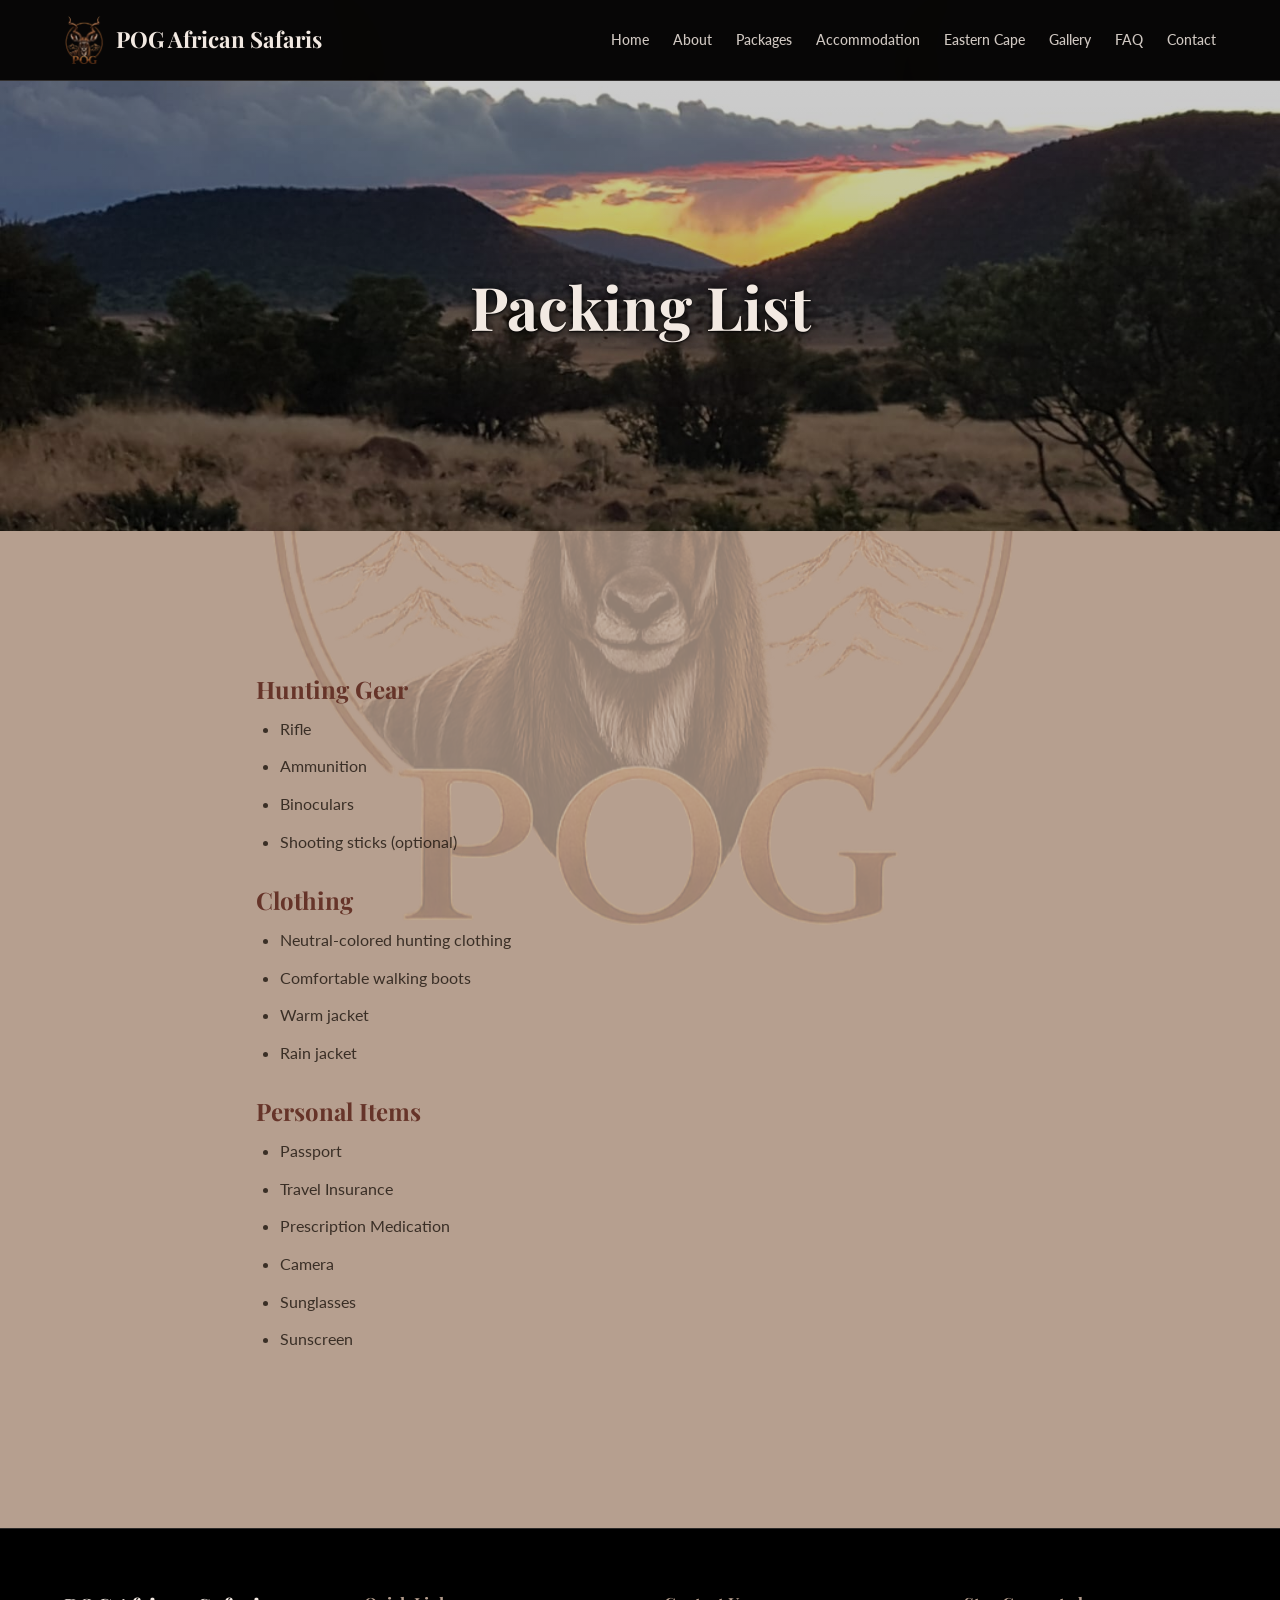
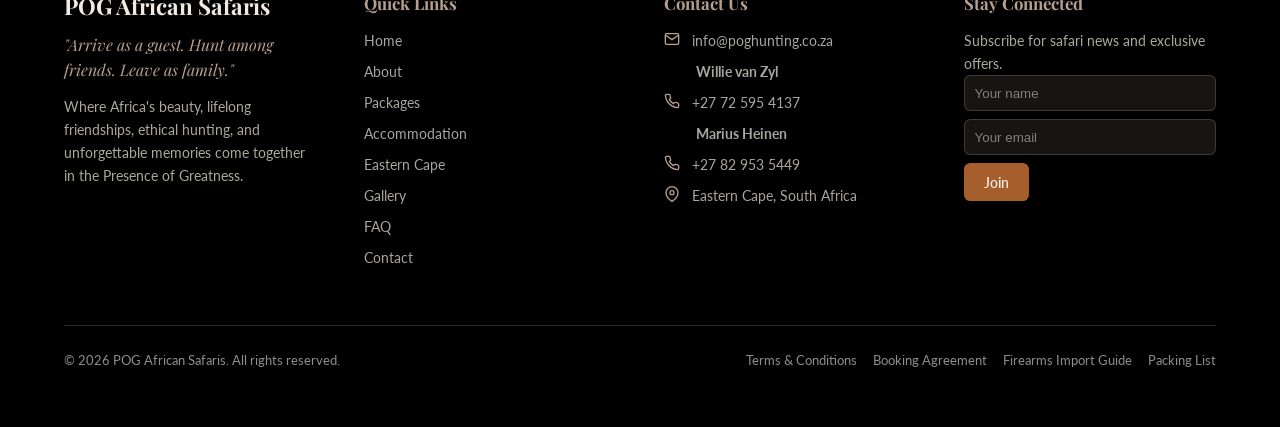
<file: legal/packing-list.html>
<!doctype html>
<html lang="en">
<head>
<meta charset="utf-8">
<meta name="viewport" content="width=device-width,initial-scale=1">
<title>Packing List | POG African Safaris</title>
<meta name="description" content="Recommended packing list for your safari.">
<meta property="og:title" content="Packing List | POG African Safaris">
<meta property="og:description" content="Recommended packing list for your safari.">
<meta property="og:type" content="website">
<meta name="twitter:card" content="summary_large_image">
<link rel="preconnect" href="https://fonts.googleapis.com">
<link rel="preconnect" href="https://fonts.gstatic.com" crossorigin>
<link rel="stylesheet" href="https://fonts.googleapis.com/css2?family=Lato:ital,wght@0,300;0,400;0,700;1,400&family=Playfair+Display:ital,wght@0,400;0,600;0,700&display=swap">
<link rel="stylesheet" href="../assets/styles.css">
</head>
<body class="home">
<div id="site-header"></div>
<main>
<section class="page-hero"><img class="bg" src="../assets/photos/image.jpg" alt=""><div class="hero-overlay"></div><div class="content"><h1>Packing List</h1></div></section><section class="pad reveal"><div class="container">
    <div class="prose">
        <h2>Hunting Gear</h2>
        <ul>
            <li>Rifle</li>
            <li>Ammunition</li>
            <li>Binoculars</li>
            <li>Shooting sticks (optional)</li>
        </ul>
        <h2>Clothing</h2>
        <ul>
            <li>Neutral-colored hunting clothing</li>
            <li>Comfortable walking boots</li>
            <li>Warm jacket</li>
            <li>Rain jacket</li>
        </ul>
        <h2>Personal Items</h2>
        <ul>
            <li>Passport</li>
            <li>Travel Insurance</li>
            <li>Prescription Medication</li>
            <li>Camera</li>
            <li>Sunglasses</li>
            <li>Sunscreen</li>
        </ul>
    </div></div></section>
</main>
<div id="site-footer"></div>
<div id="lightbox" class="lightbox" onclick="closeLightbox()"><button class="close" aria-label="Close">&times;</button><img id="lightbox-img" alt=""></div>
<script src="../assets/main.js"></script>
</body>
</html>
</file>
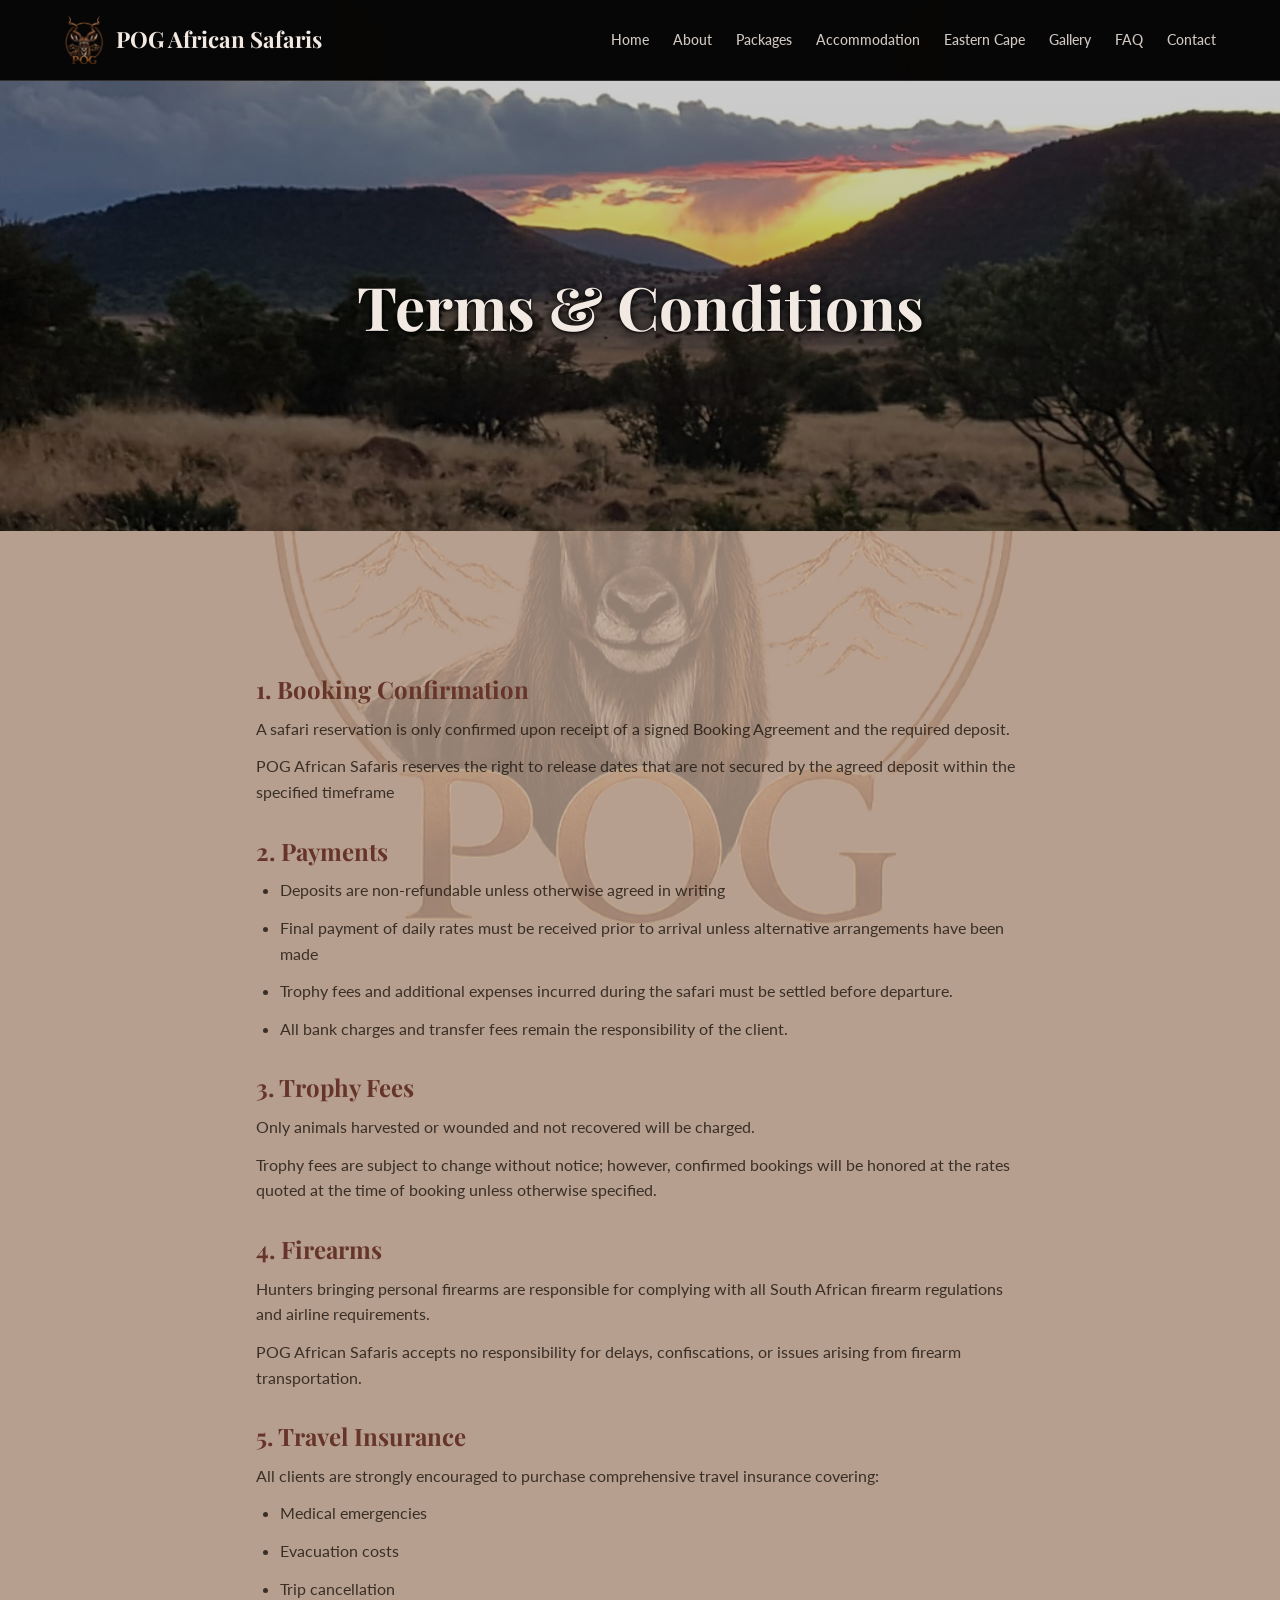
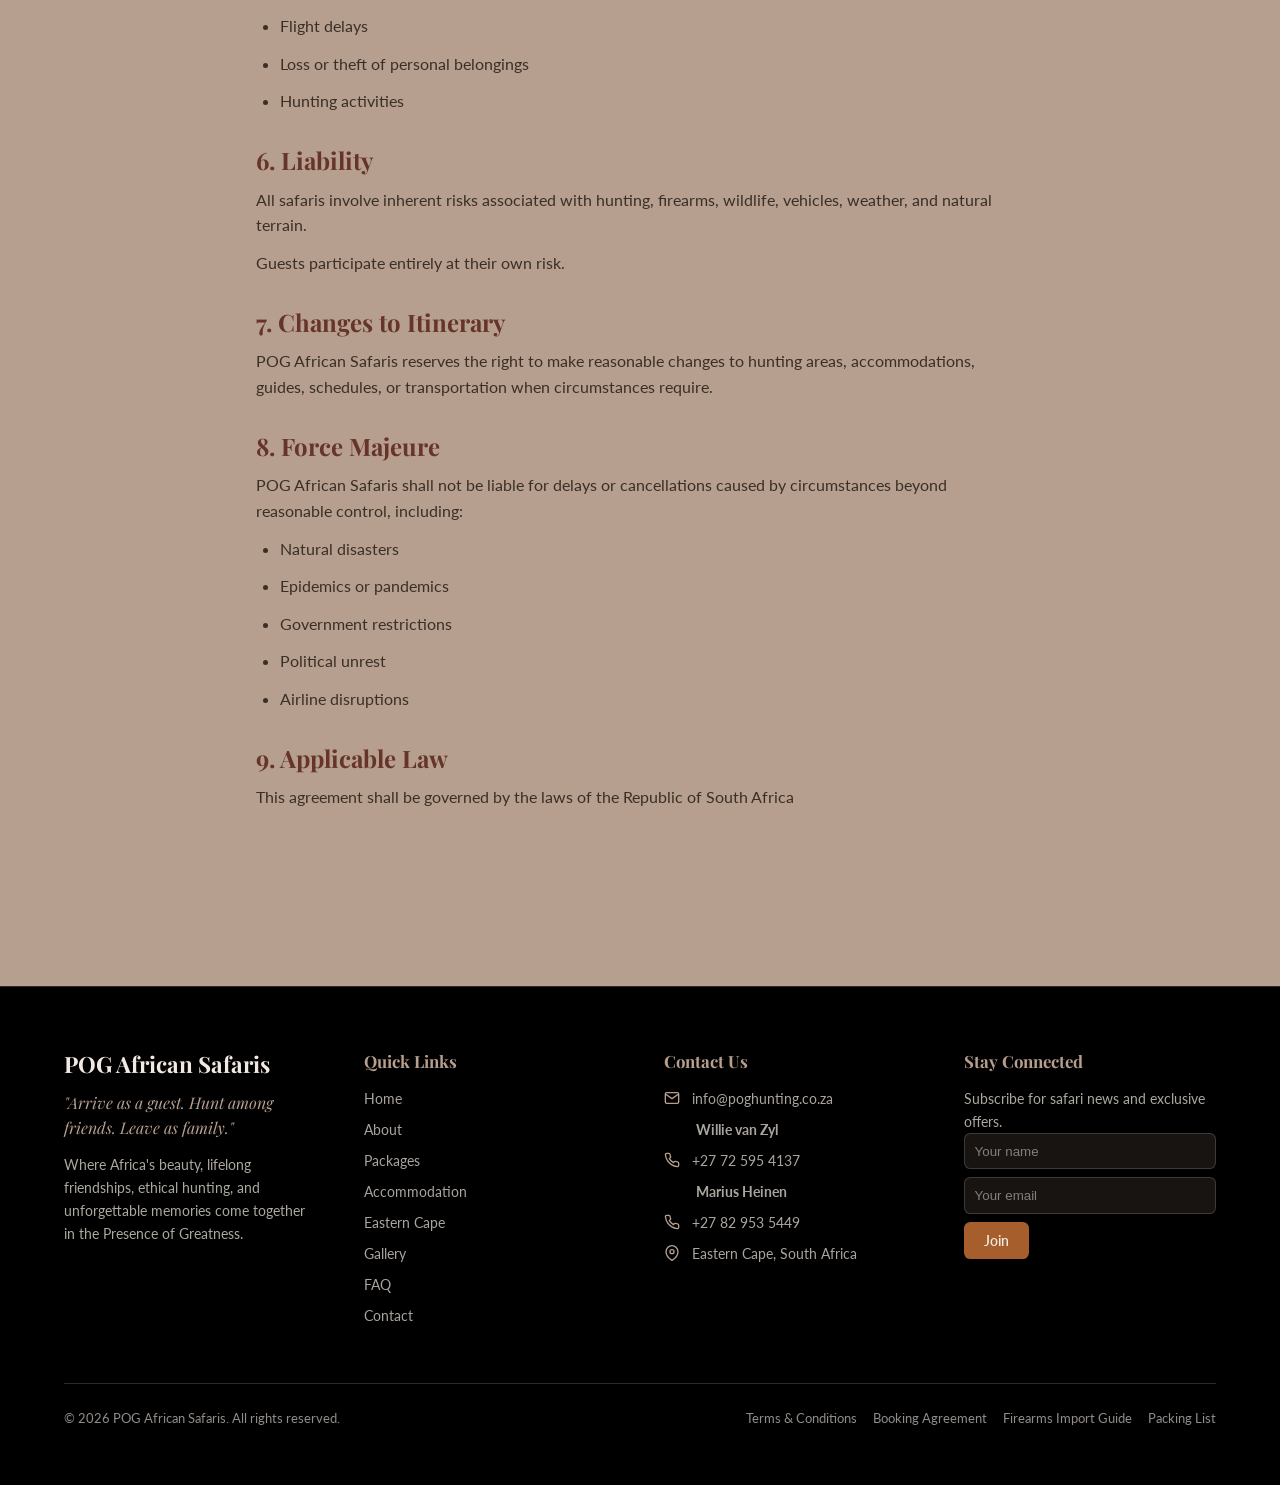
<file: legal/terms.html>
<!doctype html>
<html lang="en">
<head>
<meta charset="utf-8">
<meta name="viewport" content="width=device-width,initial-scale=1">
<title>Terms & Conditions | POG African Safaris</title>
<meta name="description" content="Terms and conditions for POG African Safaris.">
<meta property="og:title" content="Terms & Conditions | POG African Safaris">
<meta property="og:description" content="Terms and conditions for POG African Safaris.">
<meta property="og:type" content="website">
<meta name="twitter:card" content="summary_large_image">
<link rel="preconnect" href="https://fonts.googleapis.com">
<link rel="preconnect" href="https://fonts.gstatic.com" crossorigin>
<link rel="stylesheet" href="https://fonts.googleapis.com/css2?family=Lato:ital,wght@0,300;0,400;0,700;1,400&family=Playfair+Display:ital,wght@0,400;0,600;0,700&display=swap">
<link rel="stylesheet" href="../assets/styles.css">
</head>
<body class="home">
<div id="site-header"></div>
<main>
<section class="page-hero"><img class="bg" src="../assets/photos/image.jpg" alt=""><div class="hero-overlay"></div><div class="content"><h1>Terms & Conditions</h1></div></section><section class="pad reveal"><div class="container"><div class="prose">
    <h2>1. Booking Confirmation</h2>
    <p>A safari reservation is only confirmed upon receipt of a signed Booking Agreement and the
        required deposit.</p>
    <p>POG African Safaris reserves the right to release dates that are not secured by the agreed
        deposit within the specified timeframe</p>
    <h2>2. Payments</h2>
    <ul>
        <li>Deposits are non-refundable unless otherwise agreed in writing</li>
        <li>Final payment of daily rates must be received prior to arrival unless alternative
            arrangements have been made</li>
        <li>Trophy fees and additional expenses incurred during the safari must be settled
            before departure.</li>
        <li>All bank charges and transfer fees remain the responsibility of the client.</li>
    </ul>
    <h2>3. Trophy Fees</h2>
    <p>Only animals harvested or wounded and not recovered will be charged.</p>
    <p>Trophy fees are subject to change without notice; however, confirmed bookings will be
        honored at the rates quoted at the time of booking unless otherwise specified.</p>
    <h2>4. Firearms</h2>
    <p>Hunters bringing personal firearms are responsible for complying with all South African
        firearm regulations and airline requirements.</p>
    <p>POG African Safaris accepts no responsibility for delays, confiscations, or issues arising from
        firearm transportation.</p>
    <h2>5. Travel Insurance</h2>
    <p>All clients are strongly encouraged to purchase comprehensive travel insurance covering:</p>
    <ul>
        <li>Medical emergencies</li>
        <li>Evacuation costs</li>
        <li>Trip cancellation</li>
        <li>Flight delays</li>
        <li>Loss or theft of personal belongings</li>
        <li>Hunting activities</li>
    </ul>
    <h2>6. Liability</h2>
    <p>All safaris involve inherent risks associated with hunting, firearms, wildlife, vehicles,
        weather, and natural terrain.</p>
    <p>Guests participate entirely at their own risk.</p>
    <h2>7. Changes to Itinerary</h2>
    <p>POG African Safaris reserves the right to make reasonable changes to hunting areas,
        accommodations, guides, schedules, or transportation when circumstances require.</p>
    <h2>8. Force Majeure</h2>
    <p>POG African Safaris shall not be liable for delays or cancellations caused by circumstances
        beyond reasonable control, including:</p>
    <ul>
        <li>Natural disasters</li>
        <li>Epidemics or pandemics</li>
        <li>Government restrictions</li>
        <li>Political unrest</li>
        <li>Airline disruptions</li>
    </ul>
    <h2>9. Applicable Law</h2>
    <p>This agreement shall be governed by the laws of the Republic of South Africa</p>
</div></div></section>
</main>
<div id="site-footer"></div>
<div id="lightbox" class="lightbox" onclick="closeLightbox()"><button class="close" aria-label="Close">&times;</button><img id="lightbox-img" alt=""></div>
<script src="../assets/main.js"></script>
</body>
</html>
</file>
<file: assets/styles.css>
/* POG African Safaris — static styles (taupe main theme, black header/footer) */
:root{
  --taupe:#b69f8f; --taupe-light:#c9b7aa; --taupe-dark:#a48d7d;
  --rust:#a65e2c; --earth:#a5734e; --earth-dark:#8a5c3c; --brown:#663429;
  --black:#000000; --near-black:#0d0b0a; --cream:#f2e9e2;
  --ink:#171009; --ink-soft:rgba(23,16,9,.78); --ink-faint:rgba(23,16,9,.6);
  --gold:#663429;            /* accent for headings/eyebrows on light bg */
  --gold-light:#a65e2c;
  --border:rgba(23,16,9,.18);
  --border-dark:rgba(242,233,226,.18);
}
*{box-sizing:border-box;margin:0;padding:0}
html{scroll-behavior:smooth}
body{font-family:'Lato',system-ui,sans-serif;color:var(--ink);background:var(--taupe);line-height:1.6;-webkit-font-smoothing:antialiased}
h1,h2,h3,h4{font-family:'Playfair Display',serif;color:var(--ink);line-height:1.2}
img{max-width:100%;display:block}
a{color:inherit;text-decoration:none}
.container{max-width:1200px;margin:0 auto;padding:0 1rem}
@media(min-width:768px){.container{padding:0 1.5rem}}

/* Header (black) */
.site-header{position:sticky;top:0;z-index:50;background:rgba(0,0,0,.96);backdrop-filter:blur(6px);border-bottom:1px solid var(--border-dark)}
.site-header .container{display:flex;align-items:center;justify-content:space-between;height:80px}
.brand{font-family:'Playfair Display',serif;font-weight:700;font-size:1.4rem;color:var(--cream);display:inline-flex;align-items:center;gap:.75rem}
.brand-logo{height:48px;width:auto;display:block}
.nav-desktop{display:none;gap:1.5rem}
.nav-desktop a{font-size:.9rem;font-weight:500;color:rgba(242,233,226,.85);transition:color .2s}
.nav-desktop a:hover,.nav-desktop a.active{color:var(--taupe)}
.btn{display:inline-flex;align-items:center;justify-content:center;padding:.65rem 1.25rem;border-radius:.4rem;font-weight:600;font-size:.9rem;border:0;cursor:pointer;transition:all .2s;font-family:inherit}
.btn-gold{background:var(--rust);color:var(--cream)}
.btn-gold:hover{background:var(--brown)}
.btn-outline{background:transparent;border:1px solid var(--cream);color:var(--cream)}
.btn-outline:hover{background:rgba(242,233,226,.12)}
.btn-lg{padding:.85rem 1.75rem;font-size:1rem}
.menu-btn{background:none;border:0;padding:.5rem;cursor:pointer;color:var(--cream)}
.hide-desktop{display:block}
@media(min-width:1024px){.nav-desktop{display:flex}.hide-desktop{display:none}.hide-mobile{display:block}}
.hide-mobile{display:none}

/* Mobile menu (black) */
.mobile-menu{position:fixed;inset:0;background:var(--near-black);z-index:100;transform:translateX(100%);transition:transform .3s;display:flex;flex-direction:column}
.mobile-menu.open{transform:translateX(0)}
.mobile-menu-head{display:flex;justify-content:space-between;align-items:center;padding:1.5rem;border-bottom:1px solid var(--border-dark)}
.mobile-menu-head .brand{color:var(--cream)}
.mobile-menu nav{padding:1.5rem;flex:1}
.mobile-menu nav a{display:block;padding:.85rem 0;font-size:1.1rem;color:rgba(242,233,226,.9);border-bottom:1px solid var(--border-dark)}
.mobile-menu nav a:hover{color:var(--taupe)}
.mobile-menu .foot{padding:1.5rem}
.mobile-menu .foot .btn{width:100%}

/* Hero (photo + dark overlay, light text) */
.page-hero{position:relative;min-height:40vh;display:flex;align-items:center;justify-content:center;overflow:hidden;text-align:center}
@media(min-width:768px){.page-hero{min-height:50vh}}
.page-hero img.bg{position:absolute;inset:0;width:100%;height:100%;object-fit:cover}
.hero-overlay{position:absolute;inset:0;background:linear-gradient(rgba(0,0,0,.2),rgba(0,0,0,.3))}
.page-hero .content{position:relative;z-index:2;padding:2rem 1rem}
.page-hero h1{color:var(--cream);font-size:2.25rem;font-weight:700;text-shadow:0 1px 2px rgba(0,0,0,.9),0 0 8px rgba(0,0,0,.75),0 0 16px rgba(0,0,0,.55)}
.page-hero p{color:rgba(242,233,226,.88);margin-top:1rem;font-size:1.1rem;max-width:640px;margin-left:auto;margin-right:auto;text-shadow:0 1px 2px rgba(0,0,0,.9),0 0 8px rgba(0,0,0,.75),0 0 16px rgba(0,0,0,.55)}
.page-hero .eyebrow{color:var(--taupe);text-shadow:0 1px 2px rgba(0,0,0,.9),0 0 8px rgba(0,0,0,.75),0 0 16px rgba(0,0,0,.55)}
@media(min-width:768px){.page-hero h1{font-size:3rem}}
@media(min-width:1024px){.page-hero h1{font-size:3.75rem}}

/* Home hero larger */
.home-hero{min-height:85vh}
.home-hero .cta{display:flex;gap:1rem;justify-content:center;flex-wrap:wrap;margin-top:2rem}

/* Sections */
section.pad{padding:5rem 0}
@media(min-width:768px){section.pad{padding:7rem 0}}
.section-title{text-align:center;margin-bottom:3rem}
.eyebrow{font-family:'Playfair Display',serif;font-style:italic;color:var(--rust)}
.section-title h2{font-size:2rem;margin-top:.5rem;color:var(--ink)}
@media(min-width:768px){.section-title h2{font-size:2.5rem}}
.lead{font-size:1.1rem;color:var(--ink-soft);line-height:1.7}
.bg-secondary{background:var(--taupe-dark)}

/* Grid utilities */
.grid{display:grid;gap:2rem}
.grid-2{grid-template-columns:1fr}
.grid-3{grid-template-columns:1fr}
.grid-4{grid-template-columns:1fr}
@media(min-width:640px){.grid-2{grid-template-columns:repeat(2,1fr)}}
@media(min-width:768px){.grid-3{grid-template-columns:repeat(3,1fr)}.grid-4{grid-template-columns:repeat(2,1fr)}}
@media(min-width:1024px){.grid-4{grid-template-columns:repeat(4,1fr)}}

/* Cards */
.card{background:var(--taupe-light);padding:2rem;border-radius:.6rem;border:1px solid var(--border);transition:transform .2s, box-shadow .2s}
.card:hover{transform:translateY(-3px);box-shadow:0 8px 24px rgba(0,0,0,.22)}
.card h3{font-size:1.25rem;margin-top:1rem;color:var(--ink)}
.card p{color:var(--ink-soft);margin-top:.75rem}
.icon{width:2.5rem;height:2.5rem;color:var(--rust)}

/* Feature/landscape */
.feature-band{position:relative;overflow:hidden;padding:6rem 0;text-align:center}
.feature-band img.bg{position:absolute;inset:0;width:100%;height:100%;object-fit:cover}
.feature-band .content{position:relative;z-index:2;color:var(--cream)}
.feature-band::before{content:"";position:absolute;inset:0;background:linear-gradient(rgba(0,0,0,.5),rgba(0,0,0,.6));z-index:1}
.feature-band h2{color:var(--cream);font-size:2rem;position:relative;z-index:2;text-shadow:0 1px 2px rgba(0,0,0,.9),0 0 8px rgba(0,0,0,.75),0 0 16px rgba(0,0,0,.55)}
.feature-band p{color:rgba(242,233,226,.9);max-width:720px;margin:1.5rem auto 0;text-shadow:0 1px 2px rgba(0,0,0,.9),0 0 8px rgba(0,0,0,.75),0 0 16px rgba(0,0,0,.55)}

/* Gallery */
.gallery-grid{display:grid;grid-template-columns:repeat(2,1fr);gap:.75rem}
@media(min-width:768px){.gallery-grid{grid-template-columns:repeat(3,1fr)}}
@media(min-width:1024px){.gallery-grid{grid-template-columns:repeat(4,1fr)}}
.gallery-grid img{width:100%;height:220px;object-fit:cover;border-radius:.4rem;cursor:pointer;transition:transform .3s}
.gallery-grid img:hover{transform:scale(1.03)}
.animal-card{position:relative;border-radius:.4rem;overflow:hidden;cursor:pointer}
.animal-card img{border-radius:0}
.animal-card:hover img{transform:scale(1.03)}
.animal-name{position:absolute;left:0;right:0;bottom:0;background:rgba(20,15,10,.55);backdrop-filter:blur(2px);color:#fff;font-size:.95rem;letter-spacing:.02em;text-align:center;padding:.45rem .5rem;line-height:1.2;pointer-events:none}
.video-tile{position:relative;cursor:pointer;border-radius:.4rem;overflow:hidden}
.video-tile video{display:block;width:100%;height:220px;object-fit:cover;background:#000;transition:transform .3s}
.video-tile:hover video{transform:scale(1.03)}
.video-tile .play-badge{position:absolute;top:50%;left:50%;transform:translate(-50%,-50%);width:3rem;height:3rem;border-radius:50%;background:rgba(0,0,0,.65);border:2px solid #b69f8f;color:#b69f8f;display:flex;align-items:center;justify-content:center;font-size:1.1rem;padding-left:.2rem;pointer-events:none}
.gallery-section{margin-bottom:3rem}
.gallery-section h2{margin:0 0 1rem;font-size:1.8rem;text-align:center;}
.filters{display:flex;flex-wrap:wrap;gap:.5rem;justify-content:center;margin-bottom:2rem}
.filter-btn{padding:.5rem 1rem;border:1px solid var(--border);background:transparent;border-radius:999px;cursor:pointer;font-family:inherit;color:var(--ink-soft)}
.filter-btn:hover{border-color:var(--rust);color:var(--rust)}
.filter-btn.active{background:var(--rust);border-color:var(--rust);color:var(--cream)}

.lightbox{position:fixed;inset:0;background:rgba(0,0,0,.92);display:none;align-items:center;justify-content:center;z-index:200;padding:2rem}
.lightbox.open{display:flex}
.lightbox img{max-height:90vh;max-width:90vw;border-radius:.4rem}
.lightbox video{display:none;max-height:90vh;max-width:90vw;border-radius:.4rem;background:#000}
.lightbox .close{position:absolute;top:1.5rem;right:1.5rem;background:none;border:0;color:#fff;font-size:2rem;cursor:pointer}

/* FAQ */
.faq-item{border-bottom:1px solid var(--border)}
.faq-q{width:100%;background:none;border:0;text-align:left;padding:1.25rem 0;font-family:'Playfair Display',serif;font-size:1.1rem;color:var(--ink);cursor:pointer;display:flex;justify-content:space-between;align-items:center;font-weight:600}
.faq-q::after{content:"+";font-size:1.5rem;color:var(--rust);transition:transform .2s}
.faq-item.open .faq-q::after{transform:rotate(45deg)}
.faq-a{max-height:0;overflow:hidden;transition:max-height .3s;color:var(--ink-soft)}
.faq-item.open .faq-a{max-height:500px;padding-bottom:1.25rem}

/* Forms */
.form-group{margin-bottom:1.25rem}
.form-group label{display:block;margin-bottom:.4rem;font-weight:600;font-size:.9rem;color:var(--ink)}
.form-group input,.form-group textarea,.form-group select{width:100%;padding:.7rem;border:1px solid var(--border);border-radius:.4rem;font-family:inherit;font-size:1rem;background:var(--taupe-light);color:var(--ink)}
.form-group input::placeholder,.form-group textarea::placeholder{color:var(--ink-faint)}
.form-group textarea{min-height:140px;resize:vertical}

/* Packages */
.pkg{background:var(--taupe-light);border-radius:.6rem;overflow:hidden;box-shadow:0 1px 3px rgba(0,0,0,.2);display:flex;flex-direction:column;border:1px solid var(--border)}
.pkg img{height:220px;object-fit:cover;width:100%}
.pkg-body{padding:2rem;flex:1;display:flex;flex-direction:column}
.pkg-body h3{color:var(--ink)}
.pkg-body p{color:var(--ink-soft)}
.pkg-price{color:var(--rust);font-family:'Playfair Display',serif;font-size:1.5rem;margin:.5rem 0 1rem}
.pkg ul{list-style:none;margin:1rem 0}
.pkg ul li{padding:.35rem 0;color:var(--ink-soft);font-size:.9rem;padding-left:1.25rem;position:relative}
.pkg ul li::before{content:"✓";position:absolute;left:0;color:var(--rust);font-weight:700}
.pkg ul.exclude li::before{content:"✗";color:#8a3a2a}
.pkg .btn{margin-top:auto}

/* Footer (black) */
.site-footer{background:var(--black);color:rgba(242,233,226,.9);margin-top:4rem;border-top:1px solid var(--border-dark)}
.site-footer .container{padding-top:4rem;padding-bottom:2rem}
.footer-grid{display:grid;gap:3rem;grid-template-columns:1fr}
@media(min-width:768px){.footer-grid{grid-template-columns:repeat(2,1fr)}}
@media(min-width:1024px){.footer-grid{grid-template-columns:repeat(4,1fr)}}
.site-footer h3{color:var(--cream);font-size:1.4rem}
.site-footer h4{color:var(--taupe);font-size:1.05rem;margin-bottom:1rem}
.site-footer .tagline{font-family:'Playfair Display',serif;font-style:italic;color:var(--taupe);margin:.75rem 0}
.site-footer ul{list-style:none}
.site-footer ul li{margin-bottom:.5rem;font-size:.9rem;color:rgba(242,233,226,.7)}
.site-footer ul li a:hover{color:var(--taupe)}
.contact-list li{display:flex;gap:.75rem;align-items:flex-start}
.contact-list svg{color:var(--taupe);flex-shrink:0;margin-top:.15rem}
.newsletter-form{display:flex;flex-wrap:wrap;gap:.5rem}
.newsletter-form input[type=text]{flex:1 1 100%}
.newsletter-form input[type=email]{flex:1 1 60%}
.newsletter-form input{flex:1;padding:.6rem;background:#171412;border:1px solid var(--border-dark);color:var(--cream);border-radius:.4rem}
.newsletter-form input::placeholder{color:rgba(242,233,226,.5)}
.socials{display:flex;gap:1rem;margin-top:.75rem}
.socials a{color:rgba(242,233,226,.7)}
.socials a:hover{color:var(--taupe)}
.footer-bottom{border-top:1px solid var(--border-dark);margin-top:3rem;padding:1.5rem 0;display:flex;flex-wrap:wrap;justify-content:space-between;gap:1rem;font-size:.8rem;color:rgba(242,233,226,.6)}
.footer-bottom .legal{display:flex;flex-wrap:wrap;gap:1rem}

/* Reveal on scroll */
.reveal{opacity:0;transform:translateY(2rem);transition:opacity .7s ease-out,transform .7s ease-out}
.reveal.visible{opacity:1;transform:none}

/* Legal / prose */
.prose{max-width:800px;margin:0 auto;padding:0 1rem}
.prose h2{margin-top:2rem;font-size:1.5rem;color:var(--brown)}
.prose h3{margin-top:1.5rem;font-size:1.2rem;color:var(--ink)}
.prose p,.prose li{color:var(--ink-soft);margin-top:.75rem}
.prose ul{padding-left:1.5rem;margin-top:.5rem}

/* About team */
.team-card{text-align:center}
.team-card img{width:180px;height:180px;border-radius:50%;object-fit:cover;margin:0 auto 1rem;border:3px solid var(--rust)}

/* Testimonials */
.quote{background:var(--taupe-light);padding:2rem;border-radius:.6rem;border-left:4px solid var(--rust);cursor:pointer;transition:box-shadow .2s, transform .2s;position:relative;border-top:1px solid var(--border);border-right:1px solid var(--border);border-bottom:1px solid var(--border)}
.quote:hover{box-shadow:0 6px 20px rgba(0,0,0,.22);transform:translateY(-2px)}
.quote-summary p{font-style:italic;color:var(--ink)}
.quote-full{max-height:0;overflow:hidden;transition:max-height .4s ease-out,opacity .3s ease-out;opacity:0}
.quote-full p{font-style:italic;color:var(--ink-soft);margin-top:.75rem}
.quote cite{display:block;margin-top:1rem;font-weight:600;color:var(--brown);font-style:normal}
.quote-toggle{display:inline-block;margin-top:1rem;font-size:.85rem;font-weight:700;color:var(--rust);text-transform:uppercase;letter-spacing:.05em;transition:color .2s}
.quote-toggle::before{content:"Read full testimonial"}
.quote-toggle::after{content:" +"}
.quote:hover .quote-toggle{color:var(--brown)}
.quote[data-expanded="true"] .quote-full{max-height:800px;opacity:1}
.quote[data-expanded="true"] .quote-toggle::before{content:"Show less"}
.quote[data-expanded="true"] .quote-toggle::after{content:""}

/* Honeypot field — hidden from humans, visible to bots */
.hp-field{position:absolute!important;left:-9999px!important;width:1px;height:1px;overflow:hidden;opacity:0}

.form-status{margin-top:.75rem;font-size:.95rem;font-weight:600;color:var(--cream)}
.form-status[data-ok='1']{color:#2f7d32}
.form-status[data-ok='0']{color:#a3301f}
footer .form-status[data-ok='1']{color:var(--taupe,#b69f8f)}
footer .form-status[data-ok='0']{color:#e29a8a}

/* Home page logo watermark */
body.home::before{content:'';position:fixed;top:50%;left:50%;transform:translate(-50%,-50%);width:75vw;height:75vw;background:url('Logo.png') center/contain no-repeat;opacity:.2;pointer-events:none;z-index:0}
body.home main{position:relative;z-index:1}
@media (max-width:700px){body.home::before{width:75vw;height:75vw}}
/* Let the watermark show through solid section bands on the home page */
body.home .bg-secondary{background:color-mix(in srgb, var(--taupe-dark) 70%, transparent)}
</file>
